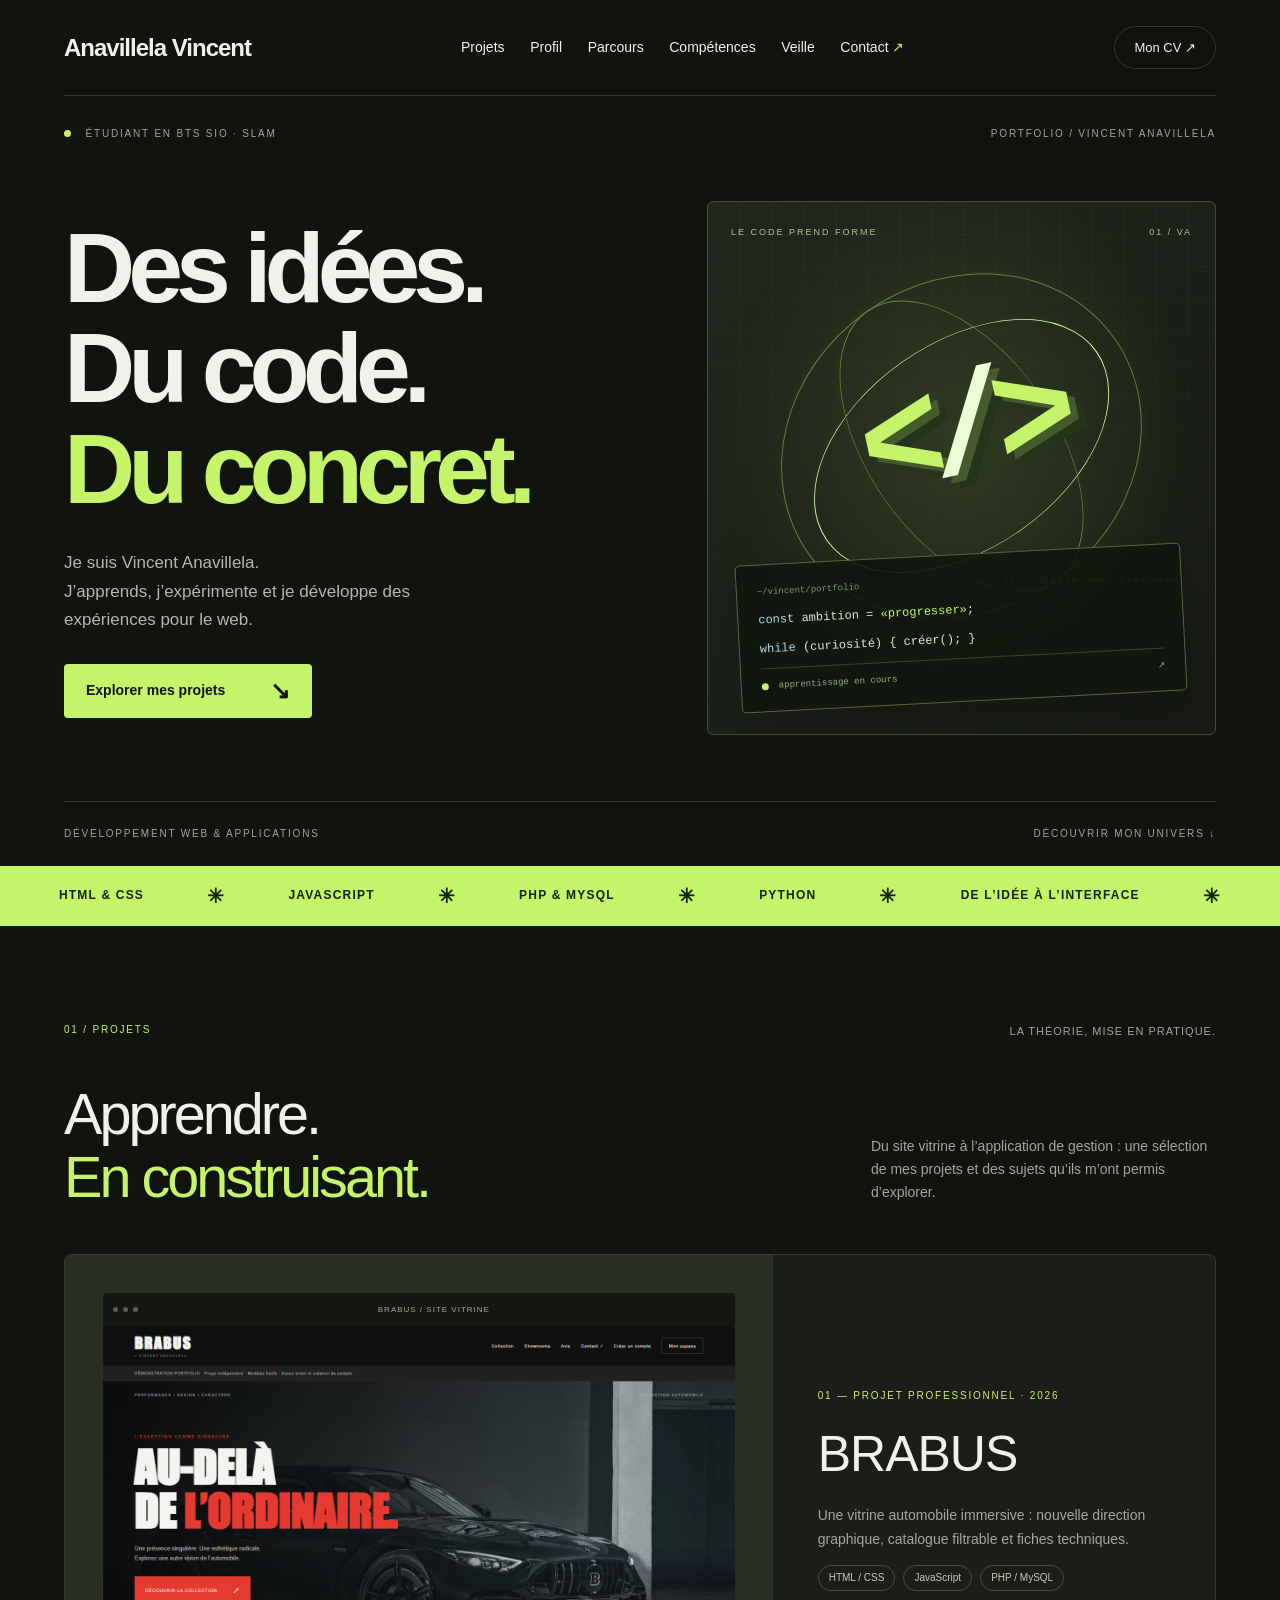
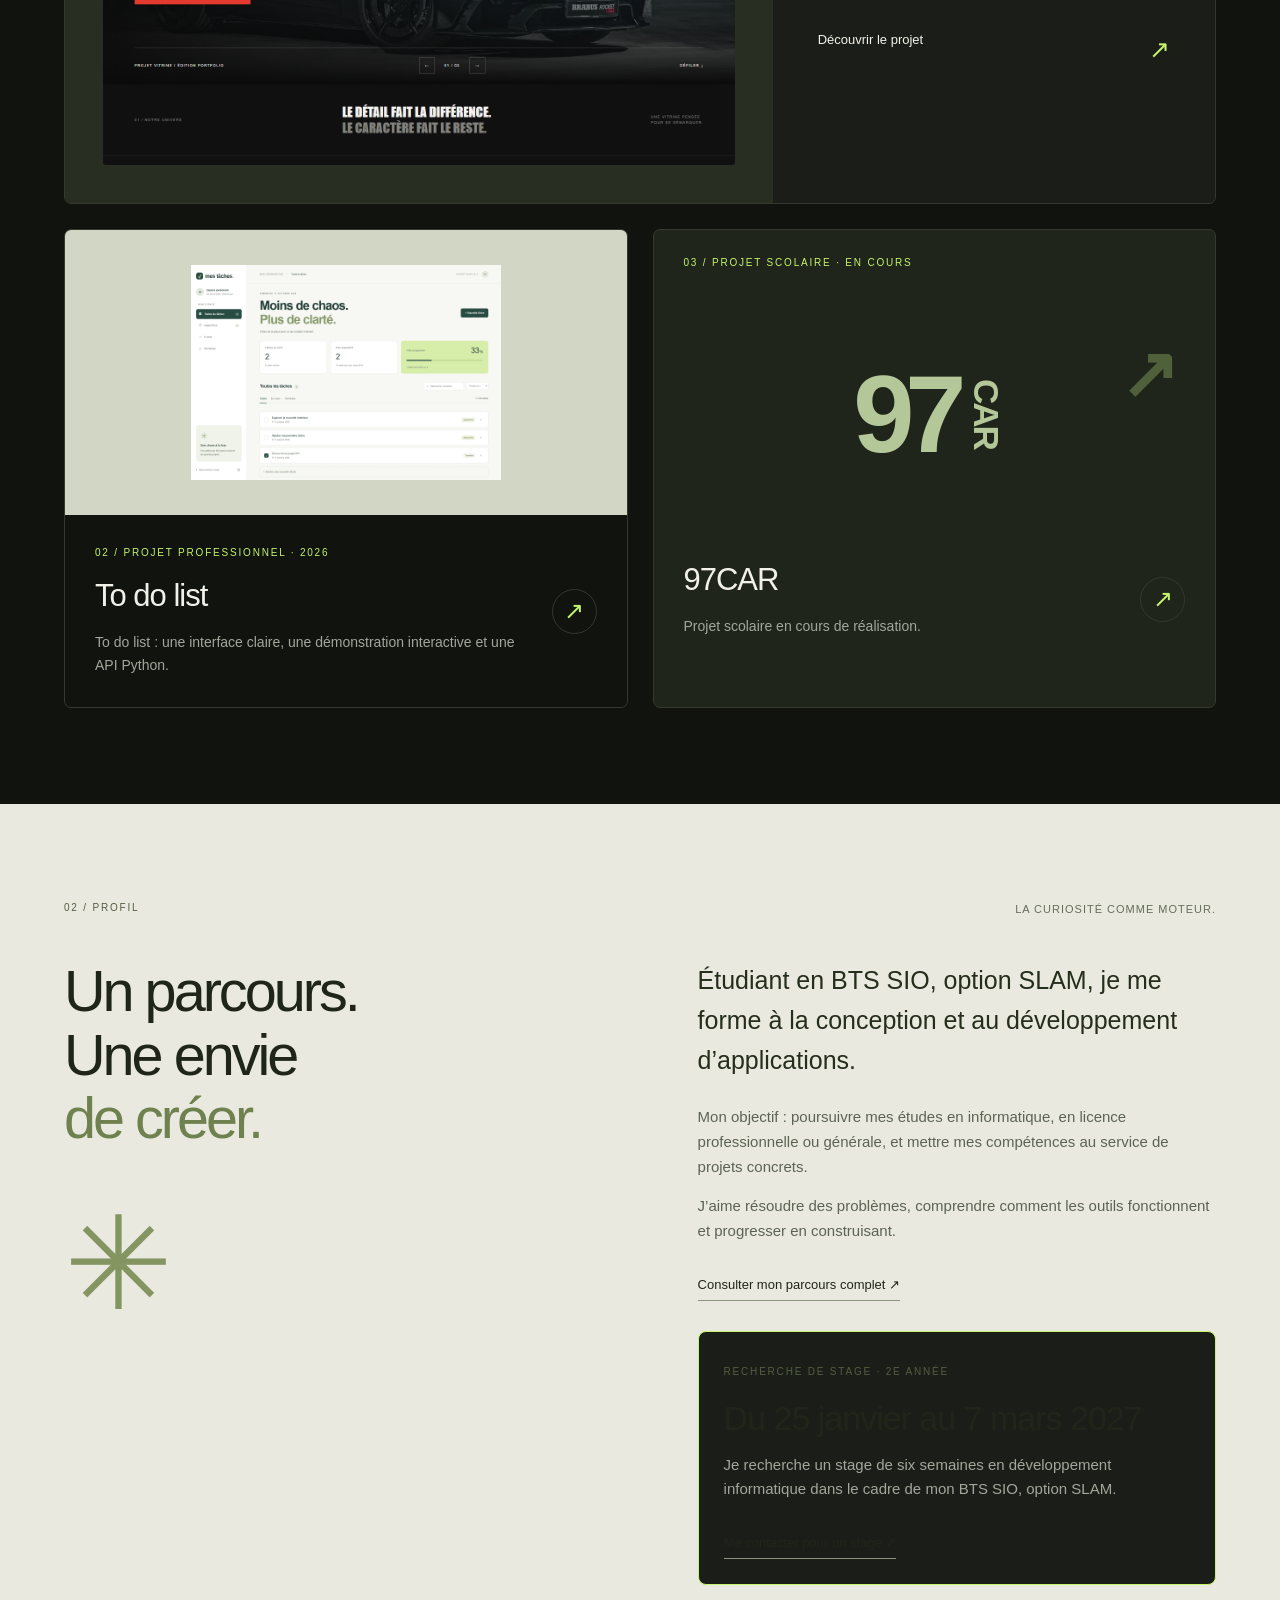
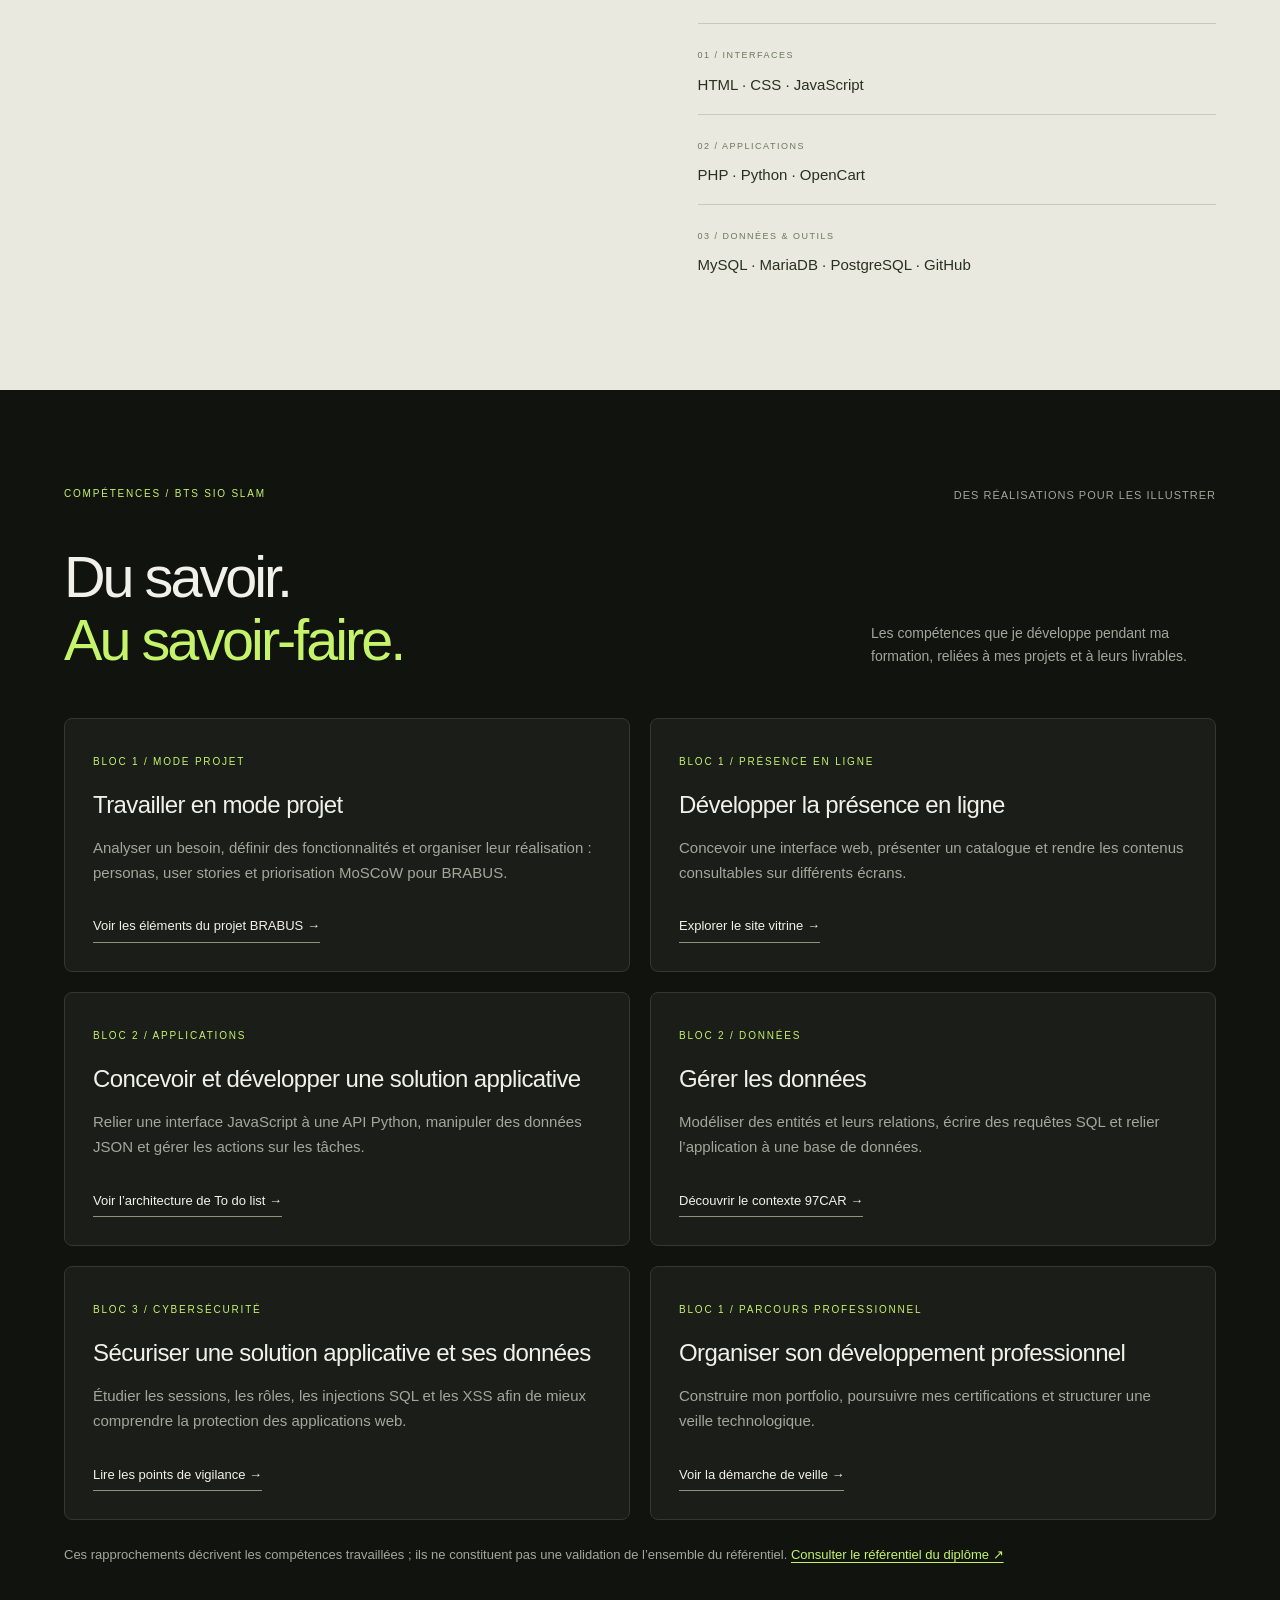
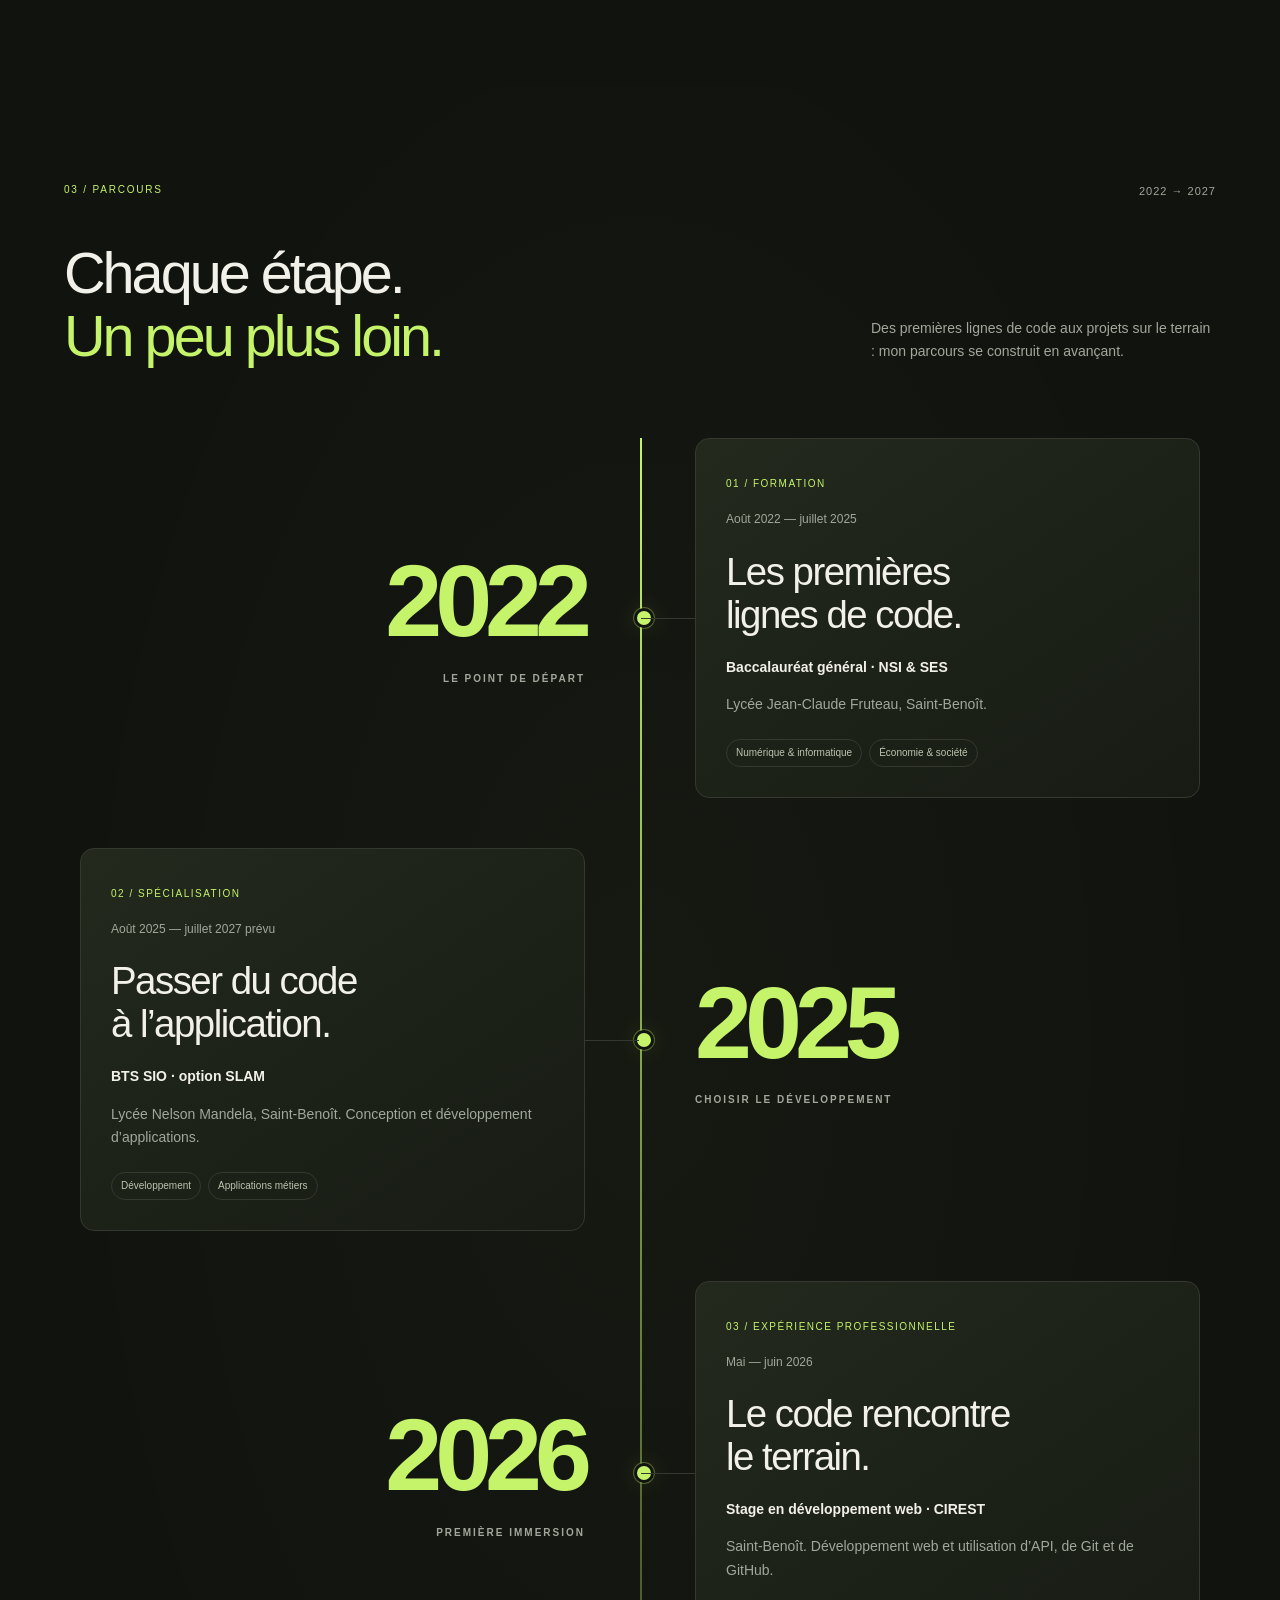
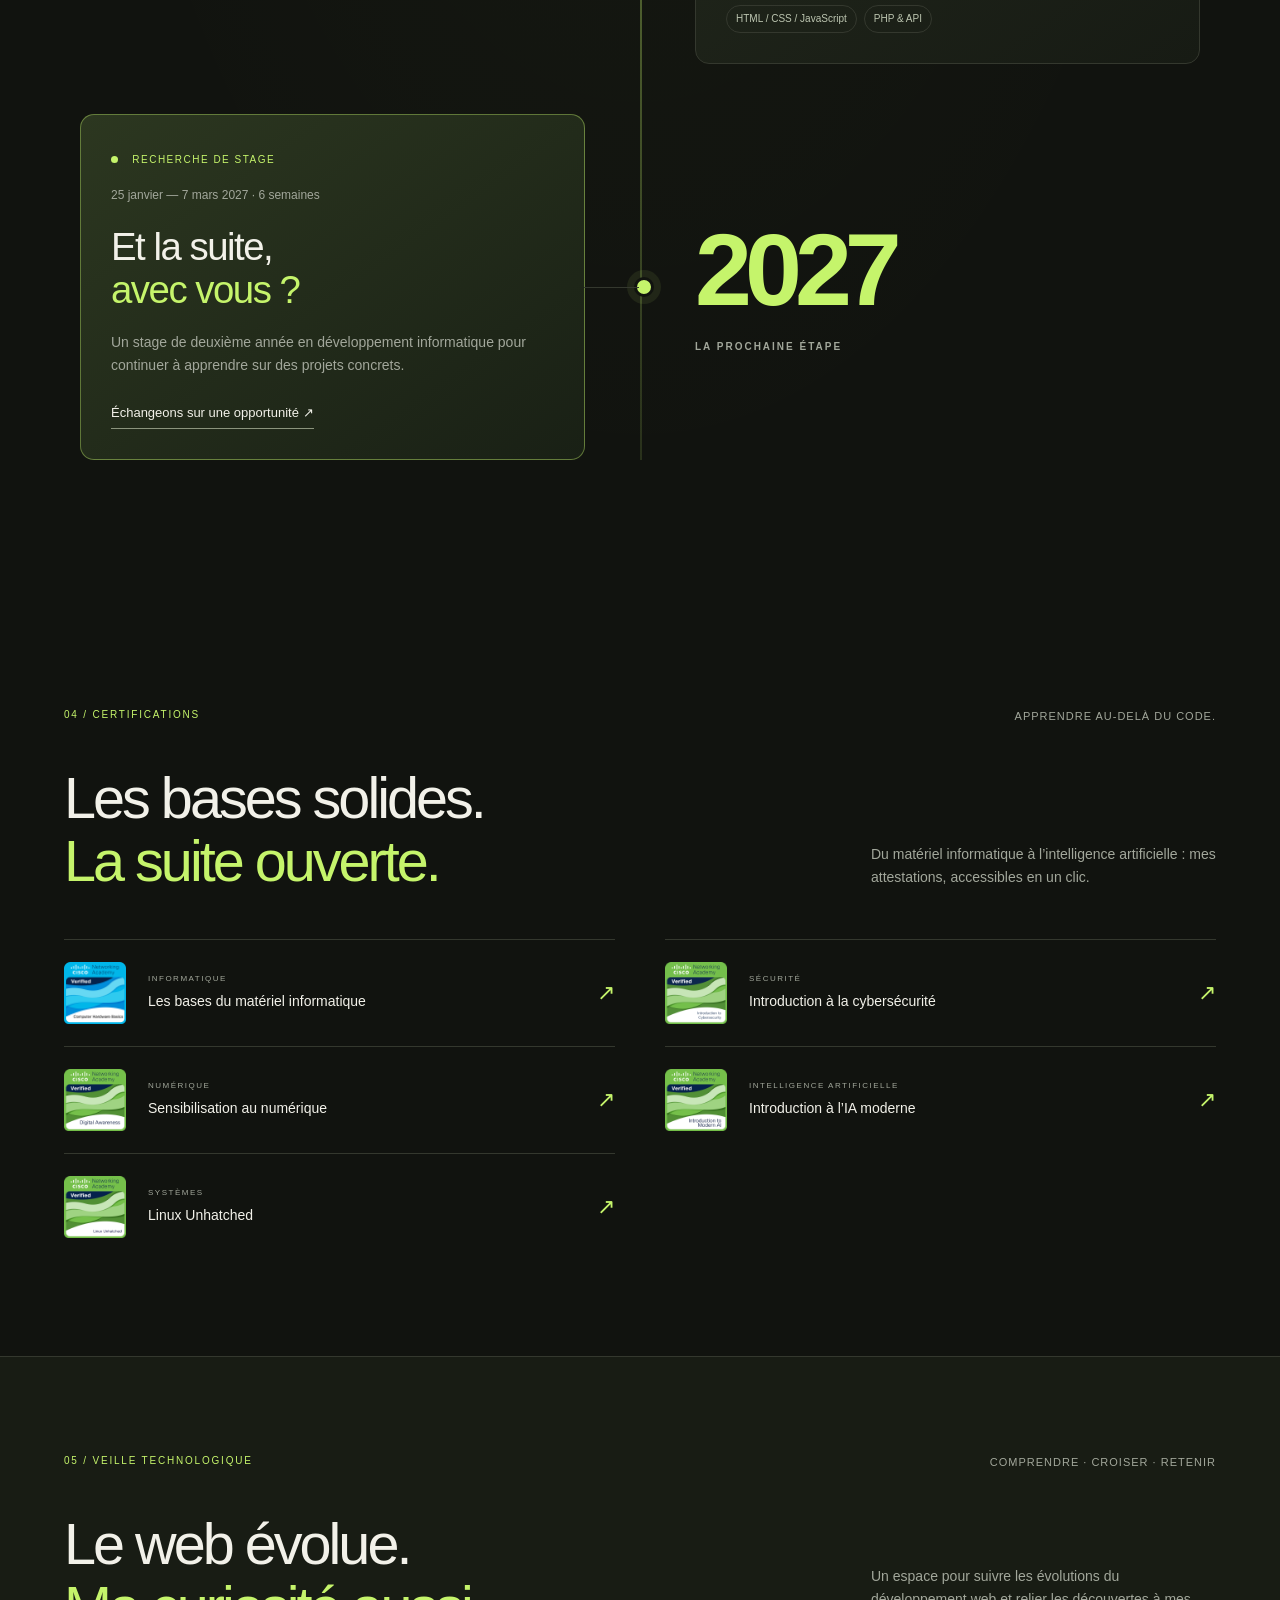
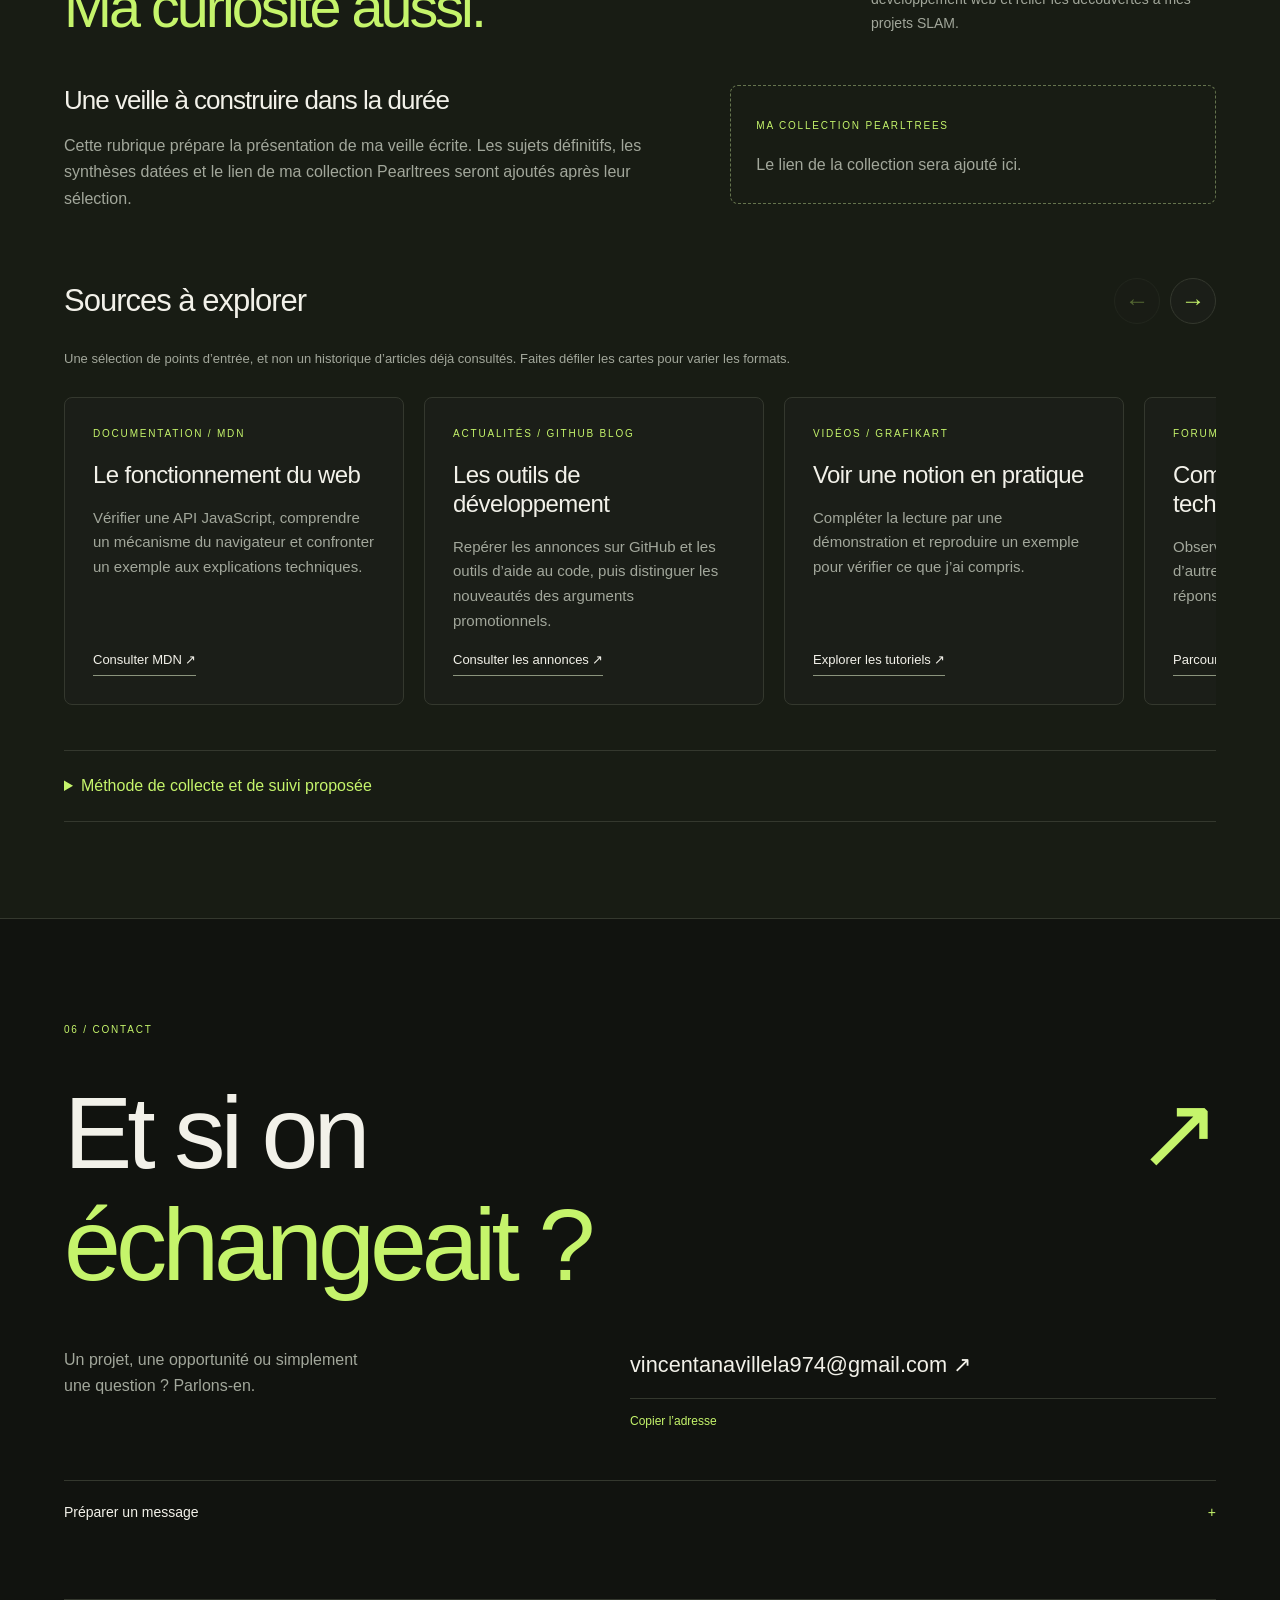
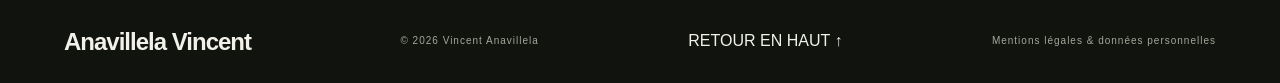
<file: index.html>
<!doctype html>
<html lang="fr"><head><meta charset="utf-8"><meta name="viewport" content="width=device-width,initial-scale=1"><meta name="description" content="Vincent Anavillela, étudiant en BTS SIO SLAM. Découvrez mes projets web, mon parcours et mes certifications."><meta name="theme-color" content="#11130f"><title>Vincent Anavillela — Développement web</title><link rel="icon" href="favicon.svg" type="image/svg+xml"><link rel="stylesheet" href="style.css?v=20261116"><script src="app.js" defer></script></head>
<body><a class="skip" href="#main">Aller au contenu</a><header><a class="brand" href="index.html" aria-label="Vincent Anavillela, accueil">Anavillela Vincent</a><nav id="navigation" aria-label="Navigation principale"><a href="#projects">Projets</a><a href="#about">Profil</a><a href="#parcours">Parcours</a><a href="#competences">Compétences</a><a href="#veille">Veille</a><a href="#contact">Contact <span>↗</span></a></nav><button class="menu" aria-controls="navigation" aria-expanded="false">Menu +</button><a class="cv" href="Vincent_ANAVILELA_CV.pdf" target="_blank" rel="noopener">Mon CV ↗</a></header>
<main id="main"><section class="hero"><div class="hero-meta"><span><i></i> ÉTUDIANT EN BTS SIO · SLAM</span><span>PORTFOLIO / VINCENT ANAVILLELA</span></div><div class="hero-grid"><div><h1>Des idées.<br>Du code.<br><em>Du concret.</em></h1><p class="intro">Je suis Vincent Anavillela.<br>J’apprends, j’expérimente et je développe des expériences pour le web.</p><a class="button" href="#projects">Explorer mes projets <span>↘</span></a></div><div class="visual" aria-hidden="true"><div class="visual-top"><span>LE CODE PREND FORME</span><span>01 / VA</span></div><div class="orbit orbit-one"></div><div class="orbit orbit-two"></div><div class="orbit orbit-three"></div><div class="code-symbol">&lt;<span>/</span>&gt;</div><span class="coordinate">22° · CONSTRUIRE · EXPLORER</span><div class="terminal"><span class="terminal-label">~/vincent/portfolio</span><p><b>const</b> ambition = <q>progresser</q>;</p><p><b>while</b> (curiosité) { créer(); }</p><span class="terminal-bottom"><i></i> apprentissage en cours<span>↗</span></span></div></div></div><div class="hero-foot"><span>DÉVELOPPEMENT WEB & APPLICATIONS</span><a href="#about">DÉCOUVRIR MON UNIVERS ↓</a></div></section>
<div class="ticker" aria-hidden="true"><span>HTML & CSS</span><b>✳</b><span>JAVASCRIPT</span><b>✳</b><span>PHP & MYSQL</span><b>✳</b><span>PYTHON</span><b>✳</b><span>DE L’IDÉE À L’INTERFACE</span><b>✳</b></div>
<section class="section" id="projects"><div class="section-top"><span class="eyebrow">01 / PROJETS</span><span class="subtle">LA THÉORIE, MISE EN PRATIQUE.</span></div><div class="section-title"><h2>Apprendre.<br><em>En construisant.</em></h2><p>Du site vitrine à l’application de gestion : une sélection de mes projets et des sujets qu’ils m’ont permis d’explorer.</p></div><a class="project featured" href="project-1.html"><div class="project-image"><div class="browser-bar"><i></i><i></i><i></i><span>BRABUS / SITE VITRINE</span></div><img src="assets/png/brabus-refonte.png" alt="Aperçu du site vitrine BRABUS" loading="lazy"></div><div class="project-info"><span class="eyebrow">01 — PROJET PROFESSIONNEL · 2026</span><h3>BRABUS</h3><p>Une vitrine automobile immersive : nouvelle direction graphique, catalogue filtrable et fiches techniques.</p><div class="tags"><span>HTML / CSS</span><span>JavaScript</span><span>PHP / MySQL</span></div><span class="project-link">Découvrir le projet <b>↗</b></span></div></a><div class="project-bottom"><a class="project todo" href="project-2.html"><div class="project-image"><img src="assets/png/mes-taches-refonte.png" alt="Nouvelle interface du projet To do list" loading="lazy"></div><div class="project-caption"><div><span class="eyebrow">02 / PROJET PROFESSIONNEL · 2026</span><h3>To do list</h3><p>To do list : une interface claire, une démonstration interactive et une API Python.</p></div><span class="round-arrow">↗</span></div></a><a class="project future" href="project-3.html"><span class="eyebrow">03 / PROJET SCOLAIRE · EN COURS</span><div class="future-art" aria-hidden="true">97<span>CAR</span><b>↗</b></div><div class="project-caption"><div><h3>97CAR</h3><p>Projet scolaire en cours de réalisation.</p></div><span class="round-arrow">↗</span></div></a></div></section>
<section id="about" class="section about"><div class="section-top"><span class="eyebrow">02 / PROFIL</span><span class="subtle">LA CURIOSITÉ COMME MOTEUR.</span></div><div class="about-grid"><h2>Un parcours.<br>Une envie<br><em>de créer.</em><span class="asterisk" aria-hidden="true">✳</span></h2><div><p class="large-copy">Étudiant en BTS SIO, option SLAM, je me forme à la conception et au développement d’applications.</p><p>Mon objectif : poursuivre mes études en informatique, en licence professionnelle ou générale, et mettre mes compétences au service de projets concrets.</p><p>J’aime résoudre des problèmes, comprendre comment les outils fonctionnent et progresser en construisant.</p><a class="text-link" href="Vincent_ANAVILELA_CV.pdf" target="_blank" rel="noopener">Consulter mon parcours complet ↗</a><div class="internship"><span class="eyebrow">RECHERCHE DE STAGE · 2E ANNÉE</span><h3>Du 25 janvier au 7 mars 2027</h3><p>Je recherche un stage de six semaines en développement informatique dans le cadre de mon BTS SIO, option SLAM.</p><a class="text-link" href="#contact">Me contacter pour un stage ↗</a></div><div class="skills"><div><span>01 / INTERFACES</span><p>HTML · CSS · JavaScript</p></div><div><span>02 / APPLICATIONS</span><p>PHP · Python · OpenCart</p></div><div><span>03 / DONNÉES & OUTILS</span><p>MySQL · MariaDB · PostgreSQL · GitHub</p></div></div></div></div></section>
<section class="section" id="competences"><div class="section-top"><span class="eyebrow">COMPÉTENCES / BTS SIO SLAM</span><span class="subtle">DES RÉALISATIONS POUR LES ILLUSTRER</span></div><div class="section-title"><h2>Du savoir.<br><em>Au savoir-faire.</em></h2><p>Les compétences que je développe pendant ma formation, reliées à mes projets et à leurs livrables.</p></div><div class="skill-grid">
<article class="info-card"><span class="eyebrow">BLOC 1 / MODE PROJET</span><h3>Travailler en mode projet</h3><p>Analyser un besoin, définir des fonctionnalités et organiser leur réalisation : personas, user stories et priorisation MoSCoW pour BRABUS.</p><a class="text-link" href="project-1.html#competences-projet">Voir les éléments du projet BRABUS →</a></article>
<article class="info-card"><span class="eyebrow">BLOC 1 / PRÉSENCE EN LIGNE</span><h3>Développer la présence en ligne</h3><p>Concevoir une interface web, présenter un catalogue et rendre les contenus consultables sur différents écrans.</p><a class="text-link" href="project-1.html">Explorer le site vitrine →</a></article>
<article class="info-card"><span class="eyebrow">BLOC 2 / APPLICATIONS</span><h3>Concevoir et développer une solution applicative</h3><p>Relier une interface JavaScript à une API Python, manipuler des données JSON et gérer les actions sur les tâches.</p><a class="text-link" href="project-2.html#competences-projet">Voir l’architecture de To do list →</a></article>
<article class="info-card"><span class="eyebrow">BLOC 2 / DONNÉES</span><h3>Gérer les données</h3><p>Modéliser des entités et leurs relations, écrire des requêtes SQL et relier l’application à une base de données.</p><a class="text-link" href="project-3.html">Découvrir le contexte 97CAR →</a></article>
<article class="info-card"><span class="eyebrow">BLOC 3 / CYBERSÉCURITÉ</span><h3>Sécuriser une solution applicative et ses données</h3><p>Étudier les sessions, les rôles, les injections SQL et les XSS afin de mieux comprendre la protection des applications web.</p><a class="text-link" href="project-1.html#securite">Lire les points de vigilance →</a></article>
<article class="info-card"><span class="eyebrow">BLOC 1 / PARCOURS PROFESSIONNEL</span><h3>Organiser son développement professionnel</h3><p>Construire mon portfolio, poursuivre mes certifications et structurer une veille technologique.</p><a class="text-link" href="#veille">Voir la démarche de veille →</a></article></div><p class="section-note">Ces rapprochements décrivent les compétences travaillées ; ils ne constituent pas une validation de l’ensemble du référentiel. <a href="https://www.legifrance.gouv.fr/jorf/article_jo/JORFARTI000049926491" target="_blank" rel="noopener">Consulter le référentiel du diplôme ↗</a></p></section><section id="parcours" class="section journey"><div class="section-top"><span class="eyebrow">03 / PARCOURS</span><span class="subtle">2022 → 2027</span></div><div class="section-title"><h2>Chaque étape.<br><em>Un peu plus loin.</em></h2><p>Des premières lignes de code aux projets sur le terrain : mon parcours se construit en avançant.</p></div><ol class="journey-track"><li><div class="journey-year" aria-hidden="true">2022<span>LE POINT DE DÉPART</span></div><article class="journey-card"><span class="journey-type">01 / FORMATION</span><p class="journey-period">Août 2022 — juillet 2025</p><h3>Les premières<br>lignes de code.</h3><p class="journey-diploma">Baccalauréat général · NSI & SES</p><p>Lycée Jean-Claude Fruteau, Saint-Benoît.</p><div class="journey-tags"><span>Numérique & informatique</span><span>Économie & société</span></div></article></li><li><div class="journey-year" aria-hidden="true">2025<span>CHOISIR LE DÉVELOPPEMENT</span></div><article class="journey-card"><span class="journey-type">02 / SPÉCIALISATION</span><p class="journey-period">Août 2025 — juillet 2027 prévu</p><h3>Passer du code<br>à l’application.</h3><p class="journey-diploma">BTS SIO · option SLAM</p><p>Lycée Nelson Mandela, Saint-Benoît. Conception et développement d’applications.</p><div class="journey-tags"><span>Développement</span><span>Applications métiers</span></div></article></li><li><div class="journey-year" aria-hidden="true">2026<span>PREMIÈRE IMMERSION</span></div><article class="journey-card"><span class="journey-type">03 / EXPÉRIENCE PROFESSIONNELLE</span><p class="journey-period">Mai — juin 2026</p><h3>Le code rencontre<br>le terrain.</h3><p class="journey-diploma">Stage en développement web · CIREST</p><p>Saint-Benoît. Développement web et utilisation d’API, de Git et de GitHub.</p><div class="journey-tags"><span>HTML / CSS / JavaScript</span><span>PHP & API</span></div></article></li><li class="journey-next"><div class="journey-year" aria-hidden="true">2027<span>LA PROCHAINE ÉTAPE</span></div><article class="journey-card"><span class="journey-type"><i></i> RECHERCHE DE STAGE</span><p class="journey-period">25 janvier — 7 mars 2027 · 6 semaines</p><h3>Et la suite,<br><em>avec vous ?</em></h3><p>Un stage de deuxième année en développement informatique pour continuer à apprendre sur des projets concrets.</p><a class="text-link" href="#contact">Échangeons sur une opportunité ↗</a></article></li></ol></section><section id="certif" class="section"><div class="section-top"><span class="eyebrow">04 / CERTIFICATIONS</span><span class="subtle">APPRENDRE AU-DELÀ DU CODE.</span></div><div class="section-title"><h2>Les bases solides.<br><em>La suite ouverte.</em></h2><p>Du matériel informatique à l’intelligence artificielle : mes attestations, accessibles en un clic.</p></div><div class="certificates"><a href="base-info-badge.pdf" target="_blank" rel="noopener"><img src="assets/png/base-materiel-informatique.png" alt="" loading="lazy"><span><small>INFORMATIQUE</small>Les bases du matériel informatique</span><b>↗</b></a><a href="intro-cyber-badge.pdf" target="_blank" rel="noopener"><img src="assets/png/intro-cybersecurite.png" alt="" loading="lazy"><span><small>SÉCURITÉ</small>Introduction à la cybersécurité</span><b>↗</b></a><a href="sensibilisation-numerique-badge.pdf" target="_blank" rel="noopener"><img src="assets/png/sensibilisation-numerique.png" alt="" loading="lazy"><span><small>NUMÉRIQUE</small>Sensibilisation au numérique</span><b>↗</b></a><a href="intro-ia-moderne-badge.pdf" target="_blank" rel="noopener"><img src="assets/png/intro-ia-moderne.png" alt="" loading="lazy"><span><small>INTELLIGENCE ARTIFICIELLE</small>Introduction à l’IA moderne</span><b>↗</b></a><a href="linux-badge.pdf" target="_blank" rel="noopener"><img src="assets/png/linux-unhatched.png" alt="" loading="lazy"><span><small>SYSTÈMES</small>Linux Unhatched</span><b>↗</b></a></div></section>
<section class="section watch-section" id="veille"><div class="section-top"><span class="eyebrow">05 / VEILLE TECHNOLOGIQUE</span><span class="subtle">COMPRENDRE · CROISER · RETENIR</span></div><div class="section-title"><h2>Le web évolue.<br><em>Ma curiosité aussi.</em></h2><p>Un espace pour suivre les évolutions du développement web et relier les découvertes à mes projets SLAM.</p></div><div class="watch-intro"><div><h3>Une veille à construire dans la durée</h3><p>Cette rubrique prépare la présentation de ma veille écrite. Les sujets définitifs, les synthèses datées et le lien de ma collection Pearltrees seront ajoutés après leur sélection.</p></div><div class="pearltrees-slot" id="pearltrees-slot"><span class="eyebrow">MA COLLECTION PEARLTREES</span><p>Le lien de la collection sera ajouté ici.</p></div></div><div class="watch-toolbar"><h3>Sources à explorer</h3><div class="watch-controls" hidden><button type="button" data-watch-direction="-1" aria-label="Afficher les sources précédentes">←</button><button type="button" data-watch-direction="1" aria-label="Afficher les sources suivantes">→</button></div></div><p class="section-note">Une sélection de points d’entrée, et non un historique d’articles déjà consultés. Faites défiler les cartes pour varier les formats.</p><div class="watch-rail" tabindex="0" aria-label="Sources proposées pour la veille">
<article class="source-card"><span class="eyebrow">DOCUMENTATION / MDN</span><h3>Le fonctionnement du web</h3><p>Vérifier une API JavaScript, comprendre un mécanisme du navigateur et confronter un exemple aux explications techniques.</p><a class="text-link" href="https://developer.mozilla.org/fr/" target="_blank" rel="noopener">Consulter MDN ↗</a></article>
<article class="source-card"><span class="eyebrow">ACTUALITÉS / GITHUB BLOG</span><h3>Les outils de développement</h3><p>Repérer les annonces sur GitHub et les outils d’aide au code, puis distinguer les nouveautés des arguments promotionnels.</p><a class="text-link" href="https://github.blog/" target="_blank" rel="noopener">Consulter les annonces ↗</a></article>
<article class="source-card"><span class="eyebrow">VIDÉOS / GRAFIKART</span><h3>Voir une notion en pratique</h3><p>Compléter la lecture par une démonstration et reproduire un exemple pour vérifier ce que j’ai compris.</p><a class="text-link" href="https://grafikart.fr/tutoriels" target="_blank" rel="noopener">Explorer les tutoriels ↗</a></article>
<article class="source-card"><span class="eyebrow">FORUM / STACK OVERFLOW</span><h3>Comparer les retours techniques</h3><p>Observer les difficultés rencontrées par d’autres développeurs et vérifier les réponses avec la documentation officielle.</p><a class="text-link" href="https://stackoverflow.com/questions/tagged/javascript" target="_blank" rel="noopener">Parcourir les échanges ↗</a></article></div><details class="watch-method"><summary>Méthode de collecte et de suivi proposée</summary><ol><li><strong>Délimiter :</strong> choisir un sujet précis et une question à suivre.</li><li><strong>Collecter :</strong> consulter des sources de formats différents ; envisager un lecteur RSS, une newsletter ou une alerte.</li><li><strong>Vérifier :</strong> comparer les dates, les versions et les sources, en privilégiant la documentation de l’éditeur.</li><li><strong>Classer :</strong> enregistrer les ressources retenues dans Pearltrees par thème.</li><li><strong>Synthétiser :</strong> noter le titre, la date de publication, la date de consultation, la source, un résumé et l’intérêt pour un projet.</li><li><strong>Maintenir :</strong> prévoir un point régulier, retirer les liens obsolètes et actualiser les synthèses.</li></ol><p>Cette méthode reste à personnaliser avec les outils réellement utilisés.</p></details></section>
<section class="section contact" id="contact"><span class="eyebrow">06 / CONTACT</span><h2>Et si on<br><em>échangeait ?</em><span aria-hidden="true">↗</span></h2><div class="contact-grid"><p>Un projet, une opportunité ou simplement une question ? Parlons-en.</p><div><a class="email" href="mailto:vincentanavillela974@gmail.com">vincentanavillela974@gmail.com ↗</a><button class="copy" type="button">Copier l’adresse</button><span id="copy-status" role="status"></span></div></div><details class="message"><summary>Préparer un message <span>+</span></summary><form id="contact-form"><p>Les trois champs sont nécessaires pour préparer le brouillon. Vous pouvez aussi utiliser directement l’adresse e-mail ci-dessus.</p><label>Votre nom<input name="name" autocomplete="name" required maxlength="100"></label><label>Votre adresse e-mail<input type="email" name="email" autocomplete="email" required maxlength="200"></label><label>Votre message<textarea name="message" required rows="4" maxlength="5000"></textarea></label><p id="contact-privacy">Les informations restent dans cette page jusqu’à l’ouverture de votre messagerie. Aucun envoi automatique ni enregistrement du formulaire sur un serveur. Si vous envoyez l’e-mail, Vincent Anavillela utilise vos coordonnées et votre message pour répondre à votre demande. <a href="mentions-legales.html#donnees">Données personnelles et droits</a>.</p><button class="button" type="submit">Ouvrir mon application e-mail ↗</button><p>Le message s’ouvre dans votre application e-mail. Vous pourrez le relire avant de l’envoyer.</p></form></details></section></main><footer><a class="brand" href="#main">Anavillela Vincent</a><span>© <span id="year">2026</span> Vincent Anavillela</span><a href="#main">RETOUR EN HAUT ↑</a><a class="legal-link" href="mentions-legales.html">Mentions légales &amp; données personnelles</a></footer></body></html>
</file>
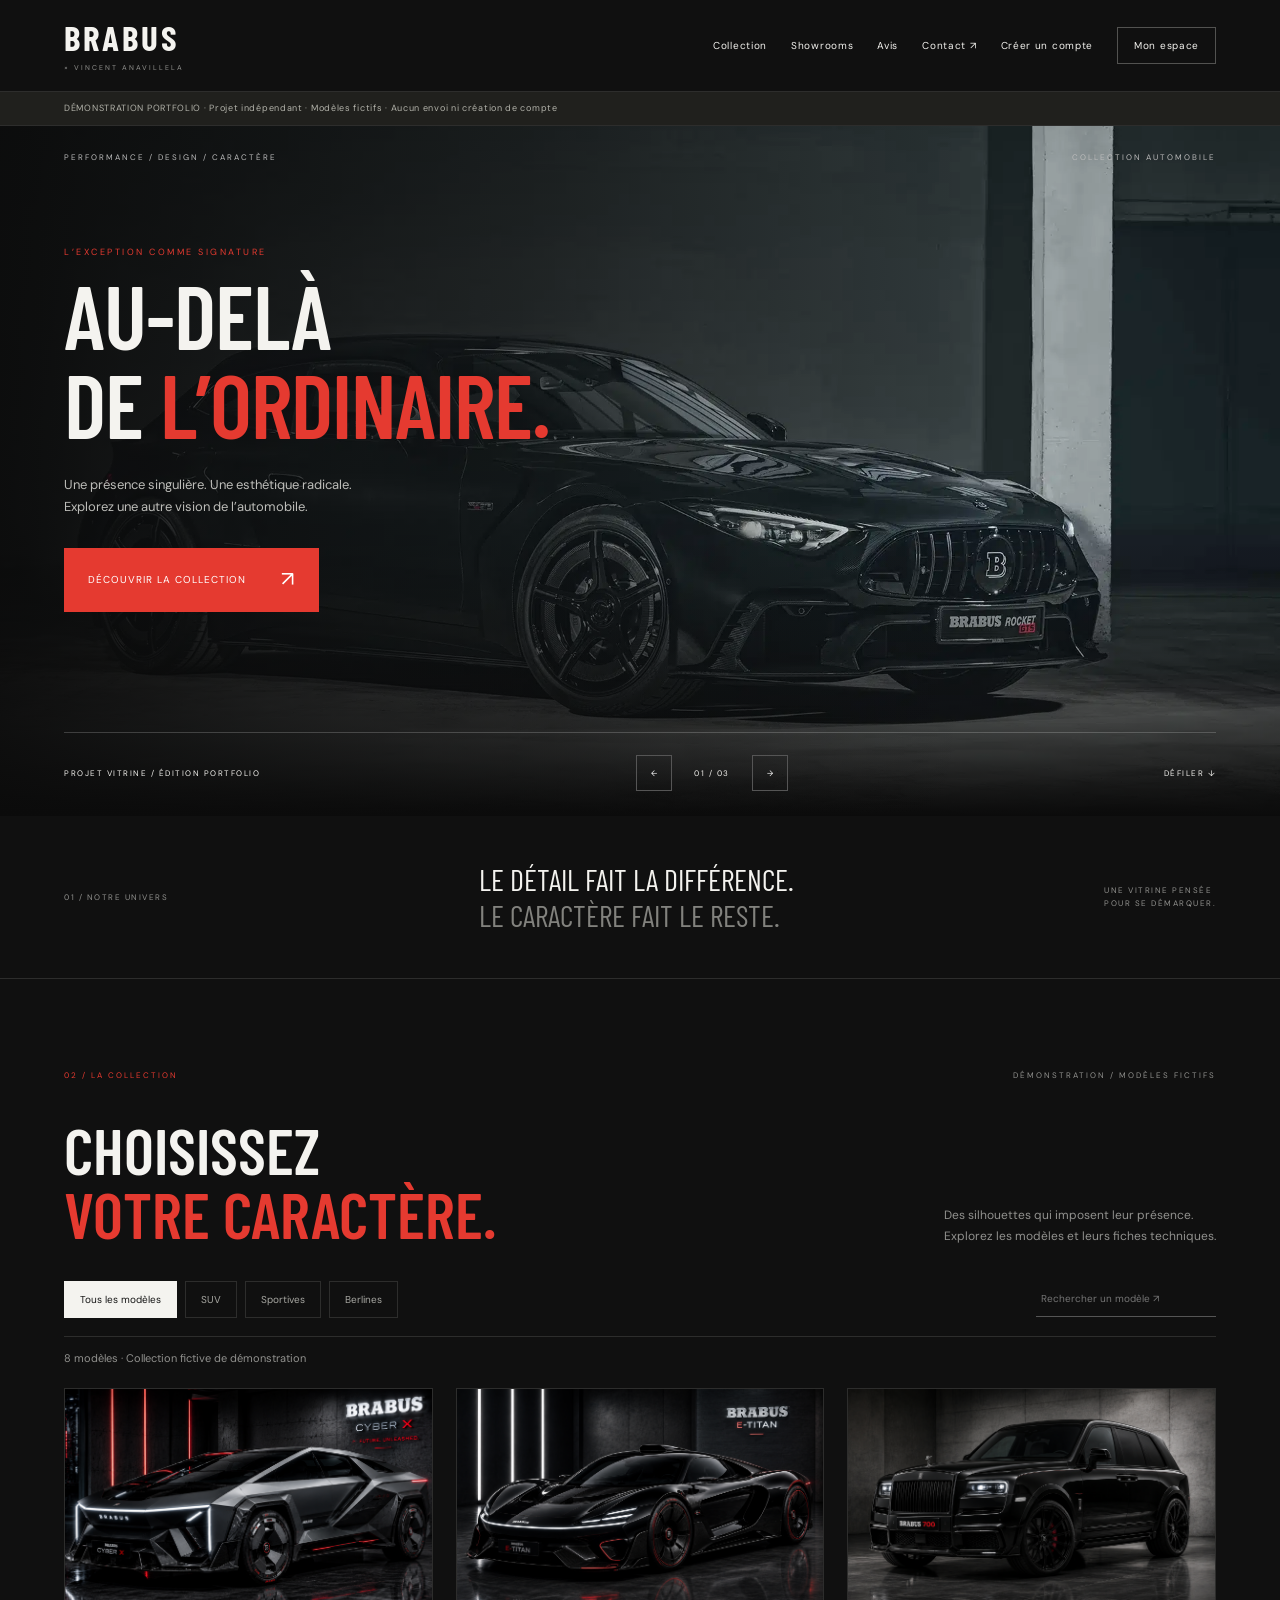
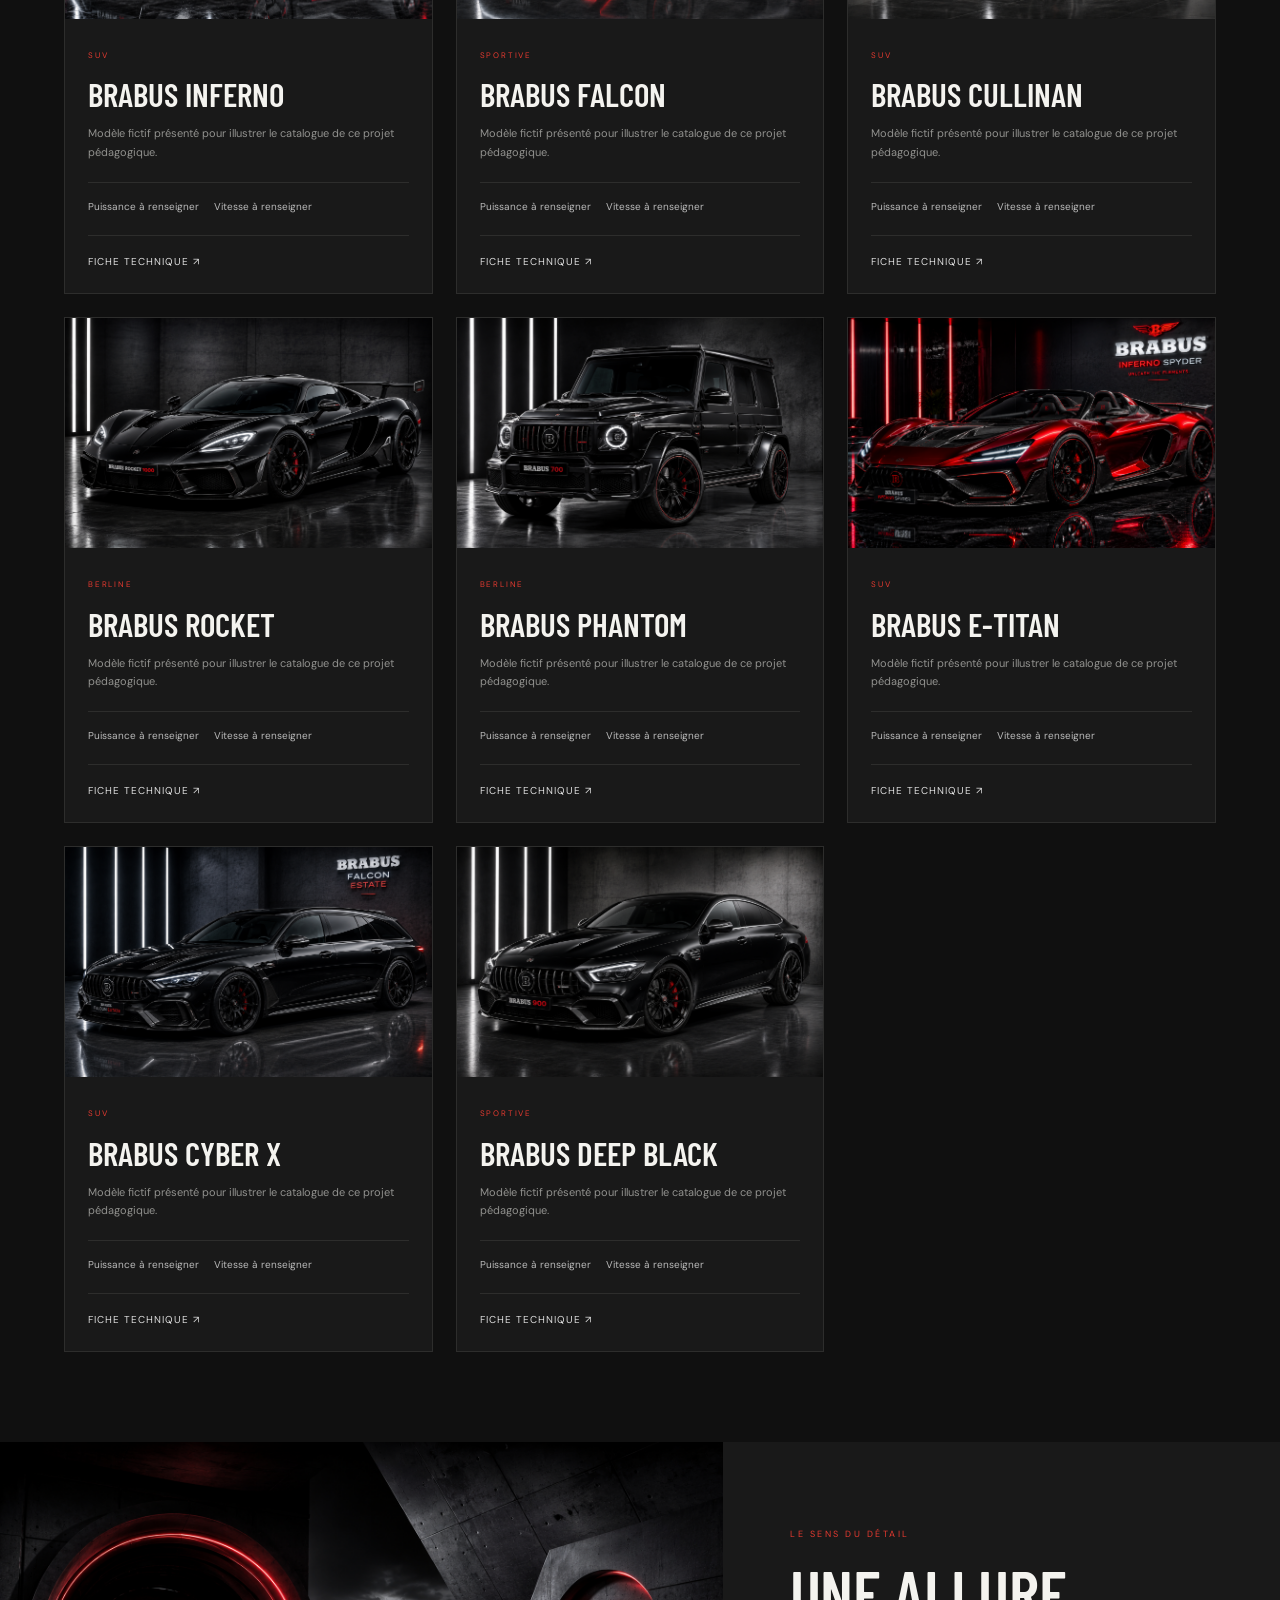
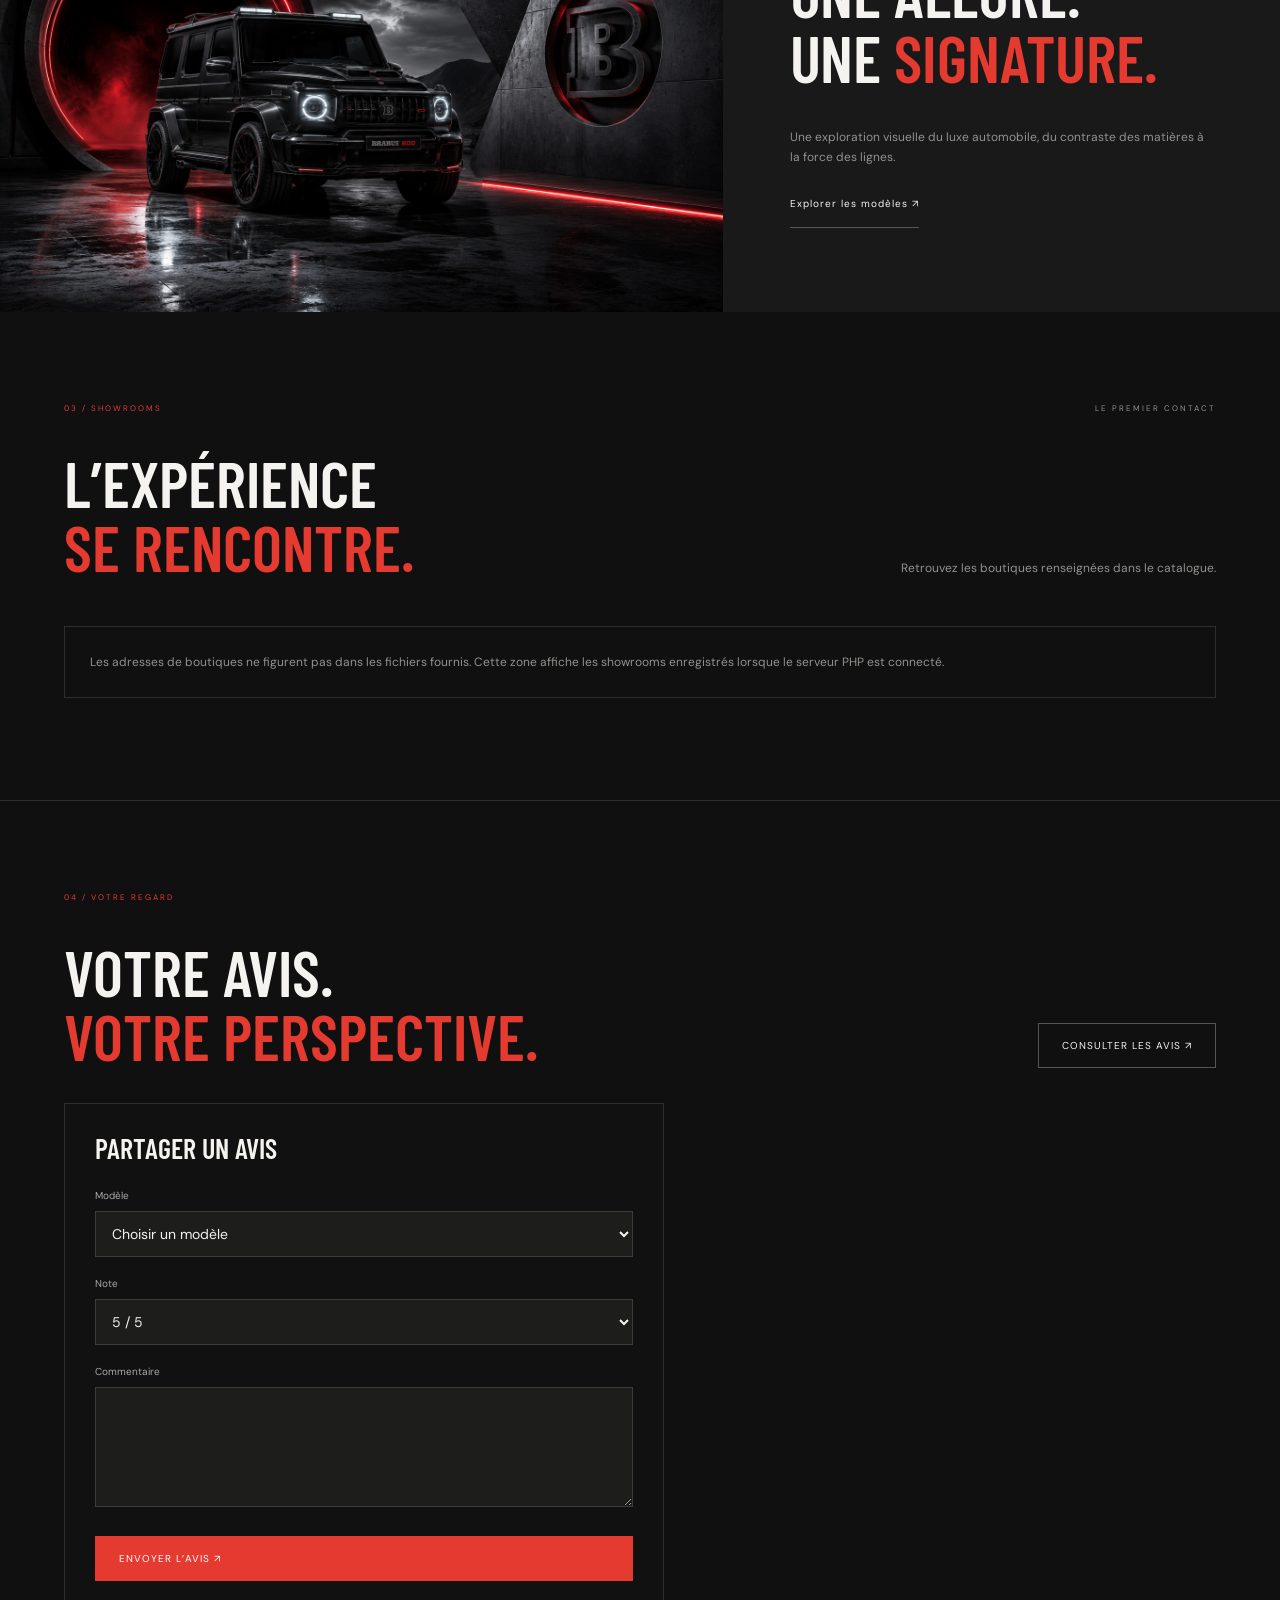
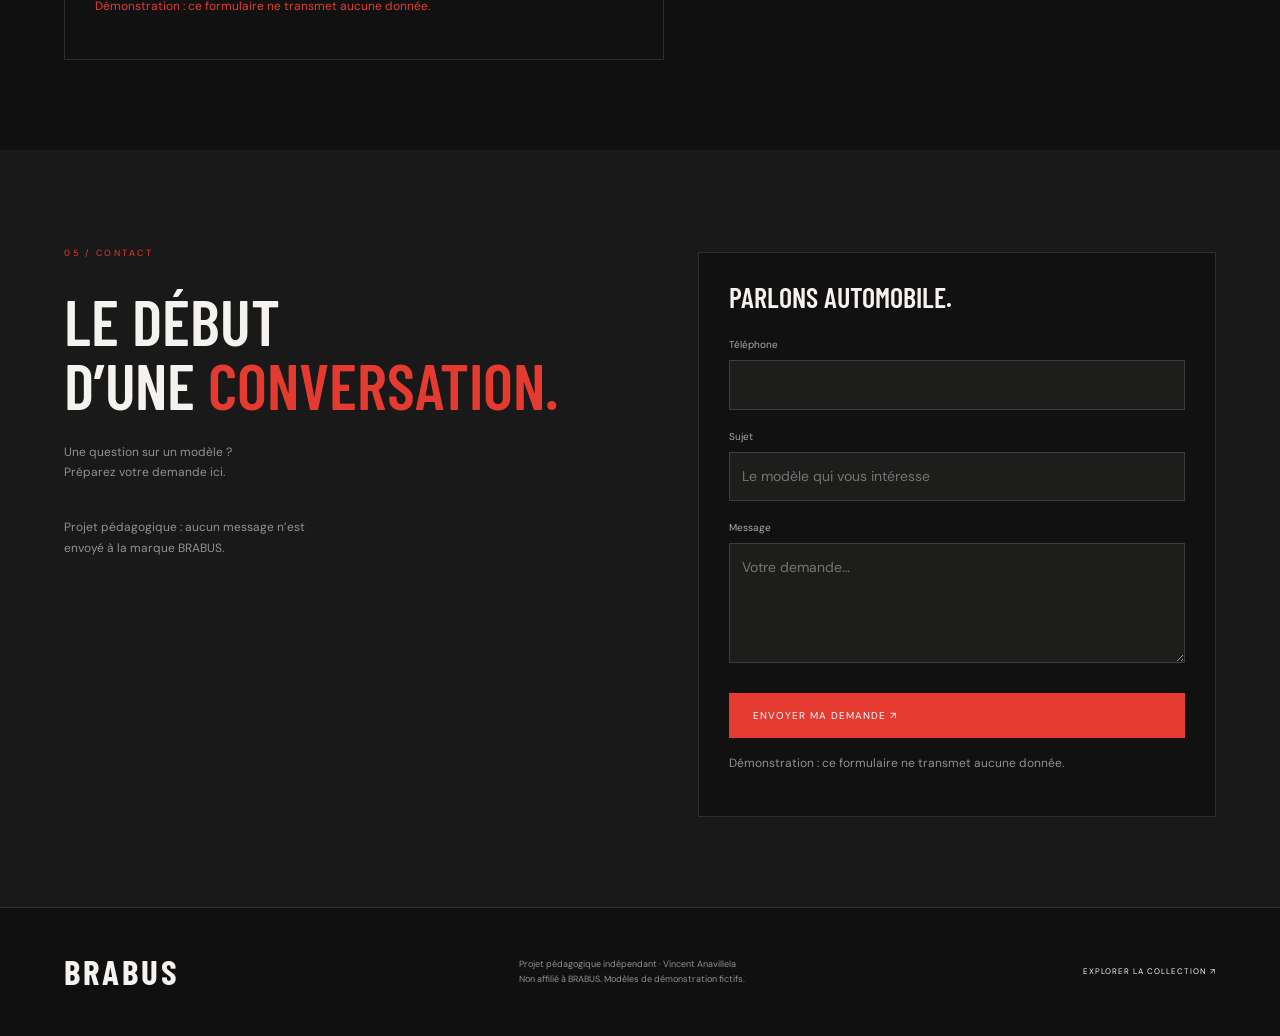
<file: brabus/index.html>
<!doctype html><html lang="fr"><head><meta charset="utf-8"><meta name="viewport" content="width=device-width,initial-scale=1"><meta name="description" content="Un projet de vitrine automobile par Vincent Anavillela. Catalogue, fiches techniques et expérience immersive."><title>BRABUS — L’exception comme signature</title><link rel="stylesheet" href="css/style.css"><script src="js/config.js"></script></head><body><a class="skip" href="#main">Aller au contenu</a><header class="navbar"><a href="index.html" class="logo">BRABUS<span>× VINCENT ANAVILLELA</span></a><button class="menu-toggle" aria-expanded="false" aria-controls="navigation">Menu +</button><nav id="navigation" aria-label="Navigation principale"><a href="index.html#vehicules">Collection</a><a href="index.html#boutiques">Showrooms</a><a href="avis.html">Avis</a><a href="index.html#contact">Contact ↗</a><a id="inscription" href="inscription.html">Créer un compte</a><a id="connexion" class="account-link" href="connexion.html">Mon espace</a><a id="lienAdmin" href="admin/dashboard.html" style="display:none">Administration</a><a id="logout" href="#" style="display:none">Déconnexion</a></nav></header><main id="main"><section class="hero"><div class="hero-image" id="hero-image"></div><div class="hero-shade"></div><div class="hero-top"><span>PERFORMANCE / DESIGN / CARACTÈRE</span><span>COLLECTION AUTOMOBILE</span></div><div class="hero-text"><p class="subtitle">L’EXCEPTION COMME SIGNATURE</p><h1>Au-delà<br>de <em>l’ordinaire.</em></h1><p class="hero-copy">Une présence singulière. Une esthétique radicale.<br>Explorez une autre vision de l’automobile.</p><a href="#vehicules" class="btn">Découvrir la collection <span>↗</span></a></div><div class="hero-bottom"><span>PROJET VITRINE / ÉDITION PORTFOLIO</span><div class="slider-controls"><button class="slider-btn prev" aria-label="Image précédente">←</button><span id="slide-number">01 / 03</span><button class="slider-btn next" aria-label="Image suivante">→</button></div><a href="#vehicules">DÉFILER ↓</a></div></section><div class="manifesto"><span>01 / NOTRE UNIVERS</span><p>Le détail fait la différence.<br><em>Le caractère fait le reste.</em></p><span>UNE VITRINE PENSÉE<br>POUR SE DÉMARQUER.</span></div><section id="vehicules" class="section"><div class="section-top"><span>02 / LA COLLECTION</span><span id="catalog-mode">CATALOGUE</span></div><div class="section-title"><h2>Choisissez<br><em>votre caractère.</em></h2><p>Des silhouettes qui imposent leur présence.<br>Explorez les modèles et leurs fiches techniques.</p></div><div class="catalog-tools"><div class="filters" aria-label="Filtrer la collection"><button class="active" data-type="all">Tous les modèles</button><button data-type="SUV">SUV</button><button data-type="Sportive">Sportives</button><button data-type="Berline">Berlines</button></div><label class="catalog-search"><span class="sr-only">Rechercher un modèle</span><input id="car-search" type="search" placeholder="Rechercher un modèle ↗"></label></div><p id="catalog-status" role="status"></p><div class="vehicule-grid" id="vehiculeGrid"></div></section><section class="editorial"><img src="images/home/hero2.png" alt="Véhicule dans un showroom sombre aux accents rouges" loading="lazy"><div><span class="eyebrow">LE SENS DU DÉTAIL</span><h2>Une allure.<br>Une <em>signature.</em></h2><p>Une exploration visuelle du luxe automobile, du contraste des matières à la force des lignes.</p><a href="#vehicules" class="text-link">Explorer les modèles ↗</a></div></section><section id="boutiques" class="section"><div class="section-top"><span>03 / SHOWROOMS</span><span>LE PREMIER CONTACT</span></div><div class="section-title"><h2>L’expérience<br><em>se rencontre.</em></h2><p>Retrouvez les boutiques renseignées dans le catalogue.</p></div><div id="listeBoutiques" class="boutiques-grid"></div></section><section id="avis" class="section compact"><div class="section-top"><span>04 / VOTRE REGARD</span></div><div class="section-title"><h2>Votre avis.<br><em>Votre perspective.</em></h2><a href="avis.html" class="btn outline">Consulter les avis ↗</a></div><p id="messageAvisConnexion" class="message-connexion"></p><form id="formAvis" class="form-card"><h3>Partager un avis</h3><label for="selectModele">Modèle</label><select id="selectModele" name="id_vehicule" required><option value="">Choisir un modèle</option></select><label for="rating">Note</label><select id="rating" name="note" required><option value="5">5 / 5</option><option value="4">4 / 5</option><option value="3">3 / 5</option><option value="2">2 / 5</option><option value="1">1 / 5</option></select><label for="review">Commentaire</label><textarea id="review" name="commentaire" maxlength="3000" required></textarea><button type="submit">Envoyer l’avis ↗</button></form></section><section id="contact" class="section contact-section"><div><span class="eyebrow">05 / CONTACT</span><h2>Le début<br>d’une <em>conversation.</em></h2><p>Une question sur un modèle ?<br>Préparez votre demande ici.</p><p class="small-note">Projet pédagogique : aucun message n’est envoyé à la marque BRABUS.</p></div><div><p id="messageContactConnexion" class="message-connexion"></p><form id="formContact" class="form-card"><h3>Parlons automobile.</h3><label for="telephone">Téléphone</label><input id="telephone" type="tel" name="telephone" autocomplete="tel" required><label for="subject">Sujet</label><input id="subject" name="sujet" maxlength="200" required placeholder="Le modèle qui vous intéresse"><label for="message">Message</label><textarea id="message" name="message" maxlength="5000" required placeholder="Votre demande…"></textarea><button type="submit">Envoyer ma demande ↗</button></form></div></section></main><footer><a class="logo" href="index.html">BRABUS</a><p>Projet pédagogique indépendant · Vincent Anavillela<br>Non affilié à BRABUS. Modèles de démonstration fictifs.</p><a href="index.html#vehicules">EXPLORER LA COLLECTION ↗</a></footer><script src="js/script.js"></script><script src="js/auth.js"></script><script src="js/avis_contact.js"></script><script src="js/ui.js"></script></body></html>
</file>
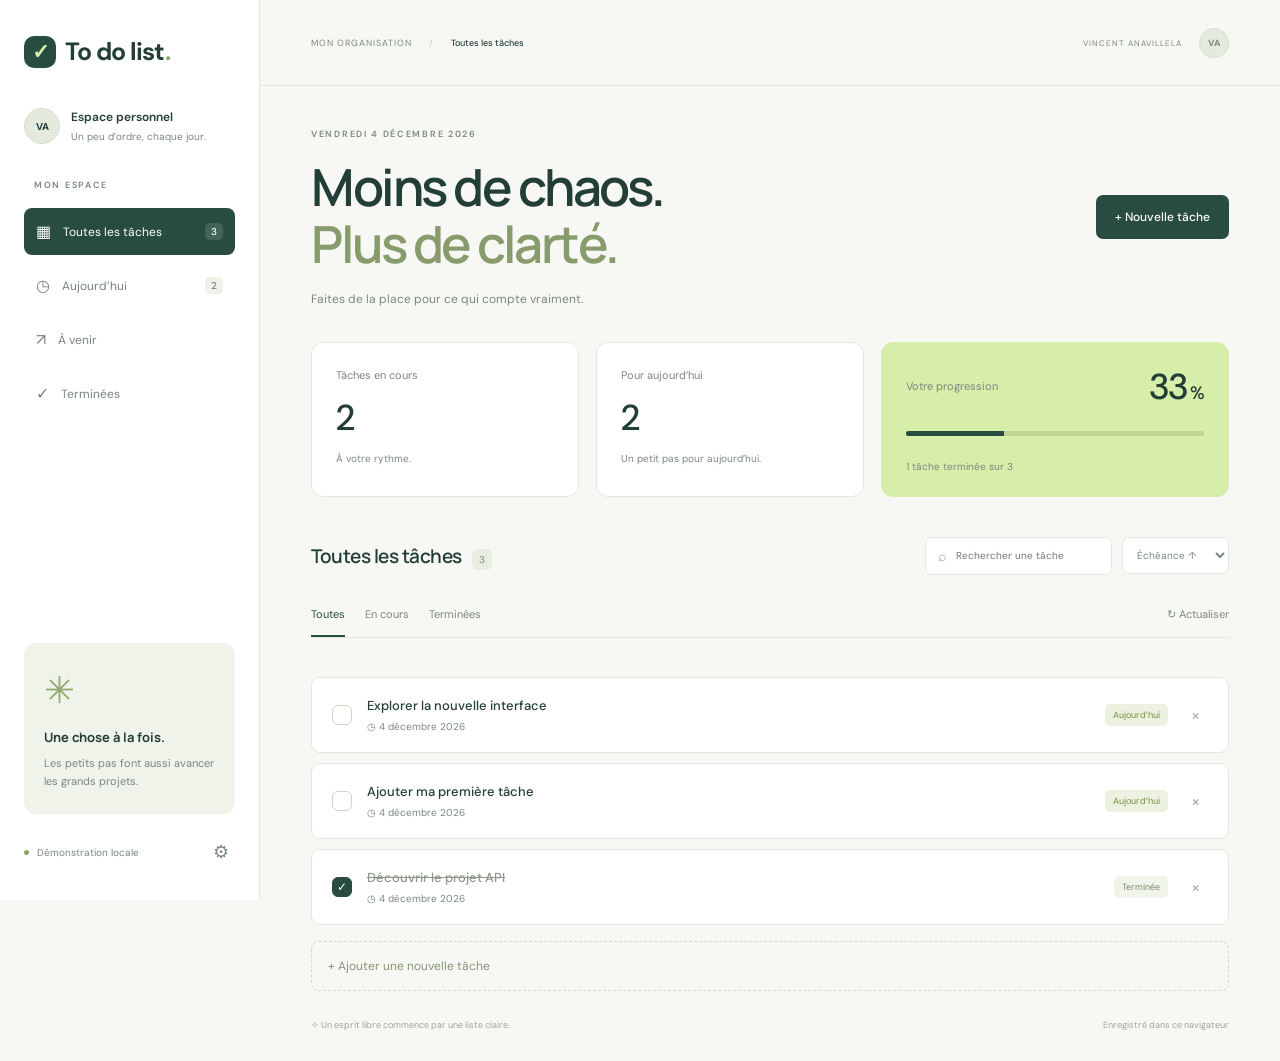
<file: mes-taches/index.html>
<!doctype html><html lang="fr"><head><meta charset="utf-8"><meta name="viewport" content="width=device-width,initial-scale=1"><title>To do list — Un esprit plus léger</title><meta name="description" content="Un espace simple pour organiser vos tâches et leurs échéances."><link rel="stylesheet" href="style.css"><script src="script.js" defer></script></head><body><aside class="sidebar"><a href="index.html" class="logo"><span>✓</span> To do list<span class="dot">.</span></a><div class="workspace"><div class="avatar">VA</div><div>Espace personnel<small>Un peu d’ordre, chaque jour.</small></div></div><p class="label">MON ESPACE</p><nav aria-label="Filtres de tâches"><button data-filter="all" class="active">▦ <span>Toutes les tâches</span><b id="all-count">0</b></button><button data-filter="today">◷ <span>Aujourd’hui</span><b id="today-count">0</b></button><button data-filter="upcoming">↗ <span>À venir</span></button><button data-filter="done">✓ <span>Terminées</span></button></nav><div class="side-note"><span>✳</span><h3>Une chose à la fois.</h3><p>Les petits pas font aussi avancer les grands projets.</p></div><div class="mode"><i></i><span id="mode-label">Démonstration locale</span><button id="settings" aria-label="Configurer la connexion à l’API">⚙</button></div></aside><main><header><span>MON ORGANISATION <span class="slash">/</span> <b id="view-label">Toutes les tâches</b></span><span class="header-right">VINCENT ANAVILLELA <span class="avatar small">VA</span></span></header><section class="content"><div class="heading"><div><p class="eyebrow" id="current-date"></p><h1>Moins de chaos.<br><em>Plus de clarté.</em></h1><p class="subtitle">Faites de la place pour ce qui compte vraiment.</p></div><button class="primary" id="new-task">+ Nouvelle tâche</button></div><div class="stats"><div><span>Tâches en cours</span><strong id="pending">0</strong><small>À votre rythme.</small></div><div><span>Pour aujourd’hui</span><strong id="due">0</strong><small id="due-note">Une journée bien organisée.</small></div><div class="progress-card"><div><span>Votre progression</span><strong id="percentage">0<small>%</small></strong></div><div class="progress-track"><span id="progress"></span></div><small id="progress-note">Chaque tâche compte.</small></div></div><div class="list-heading"><h2 id="list-title">Toutes les tâches <span id="visible-count">0</span></h2><div class="tools"><label class="search">⌕ <input type="search" id="search" placeholder="Rechercher une tâche" aria-label="Rechercher une tâche"></label><label class="sort"><span class="sr-only">Trier les tâches</span><select id="sort"><option value="date">Échéance ↑</option><option value="new">Plus récentes</option><option value="title">Titre A–Z</option></select></label></div></div><div class="tabs" aria-label="État des tâches"><button data-status="all" class="active">Toutes</button><button data-status="pending">En cours</button><button data-status="done">Terminées</button><button class="refresh" id="refresh">↻ Actualiser</button></div><p id="notification" role="status"></p><div id="list" aria-live="polite"></div><button class="add-row" id="add-row">+ Ajouter une nouvelle tâche</button><div class="bottom-note"><span>✧ Un esprit libre commence par une liste claire.</span><span id="storage-note">Enregistré dans ce navigateur</span></div></section></main><dialog id="task-dialog"><form id="task-form"><div class="dialog-top"><span class="eyebrow">UN PAS DE PLUS</span><button type="button" class="close" aria-label="Fermer">×</button></div><h2>Une nouvelle tâche.</h2><p>Qu’avez-vous en tête ?</p><label>Titre<input id="title" required maxlength="200" placeholder="Ex. Finaliser mon portfolio" autocomplete="off"></label><label>Date limite<input id="date" type="date" required></label><button class="primary" type="submit">Ajouter à ma liste ↗</button></form></dialog><dialog id="settings-dialog"><div class="dialog-top"><span class="eyebrow">CONNEXION</span><button type="button" class="close" aria-label="Fermer">×</button></div><h2>Votre espace de travail.</h2><p>La démonstration conserve les tâches dans ce navigateur. Le mode API utilise votre serveur Python et sa base SQLite. Les deux listes sont indépendantes.</p><form id="settings-form"><label>Mode<select id="source"><option value="local">Démonstration locale</option><option value="api">API Python</option></select></label><label>Adresse de l’API<input id="api-url" type="url" value="http://127.0.0.1:8000" required></label><p class="hint">Sur un site HTTPS, utilisez une API HTTPS accessible. L’API fournie est destinée à un usage local, sans comptes utilisateurs.</p><button class="primary">Appliquer</button></form></dialog></body></html>
</file>
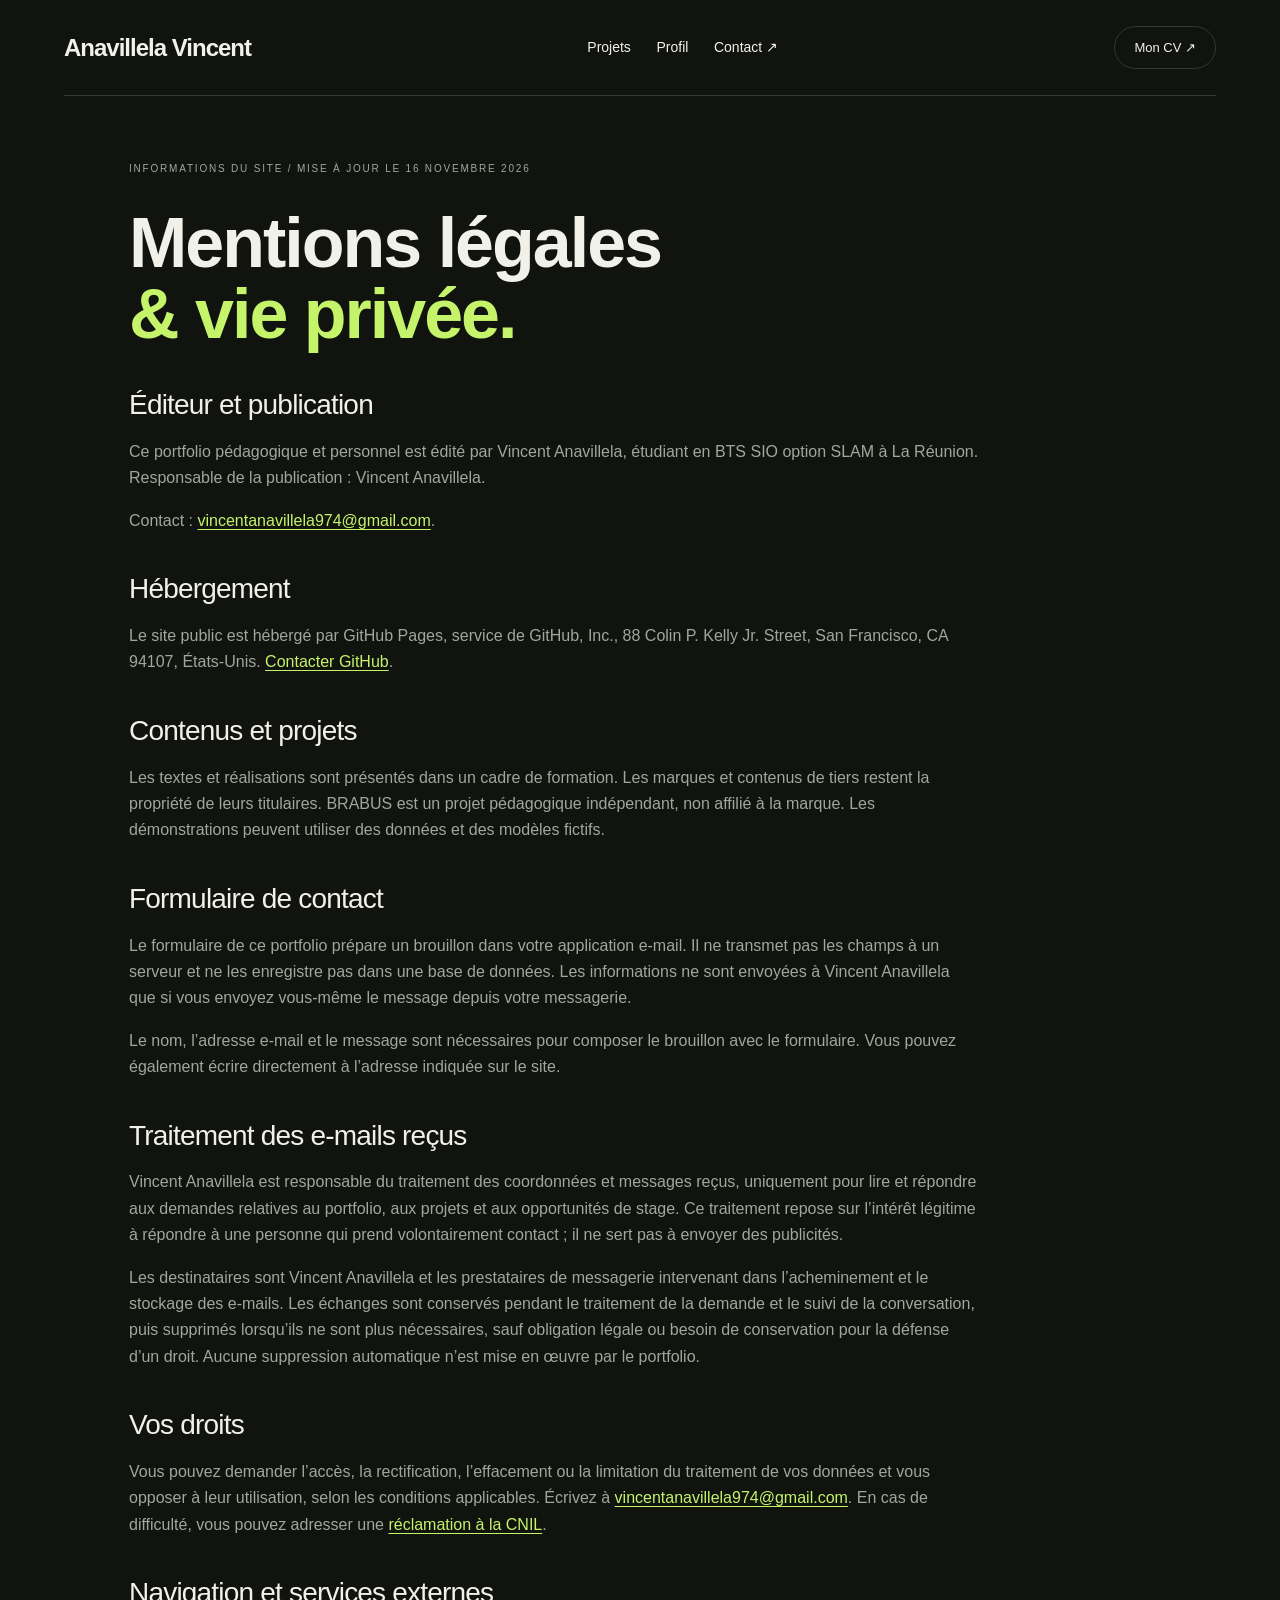
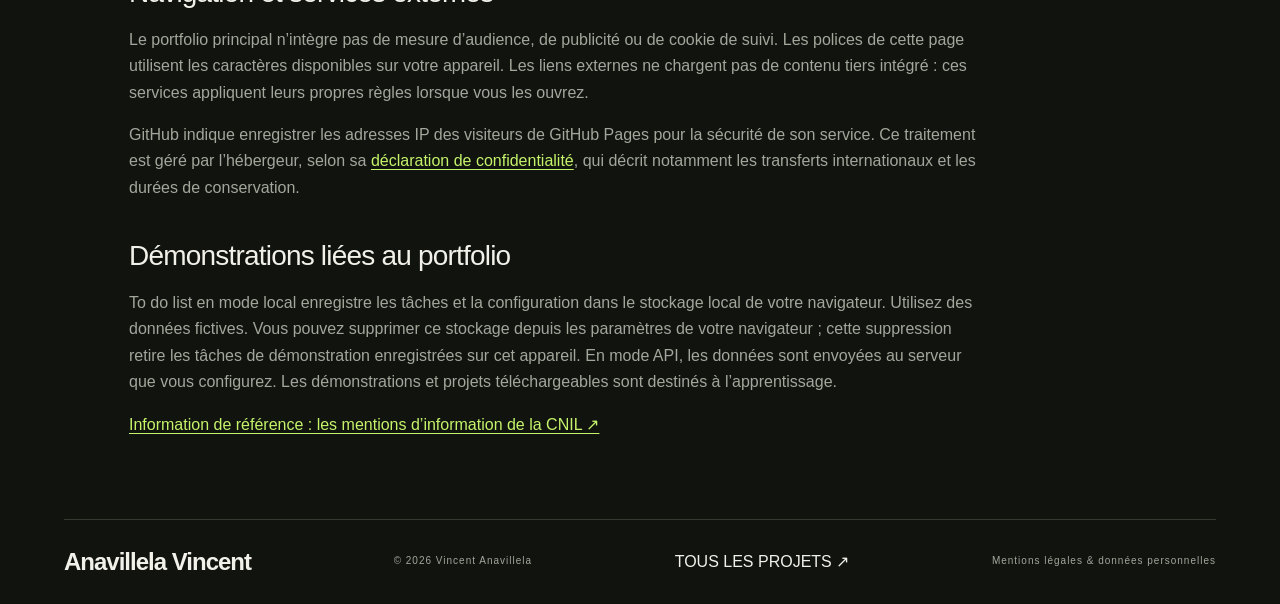
<file: mentions-legales.html>
<!doctype html><html lang="fr"><head><meta charset="utf-8"><meta name="viewport" content="width=device-width,initial-scale=1"><meta name="description" content="Éditeur, hébergement et gestion des données personnelles du portfolio."><title>Mentions légales et données personnelles - Vincent Anavillela</title><link rel="icon" href="favicon.svg"><link rel="stylesheet" href="style.css?v=20261116"><script src="app.js" defer></script></head><body><a class="skip" href="#main">Aller au contenu</a><header><a class="brand" href="index.html" aria-label="Retour à l’accueil">Anavillela Vincent</a><nav aria-label="Navigation principale" id="navigation"><a href="index.html#projects">Projets</a><a href="index.html#about">Profil</a><a href="index.html#contact">Contact ↗</a></nav><button class="menu" aria-controls="navigation" aria-expanded="false">Menu +</button><a class="cv" href="Vincent_ANAVILELA_CV.pdf" target="_blank" rel="noopener">Mon CV ↗</a></header><main id="main" class="case-main"><section class="legal-copy"><p class="eyebrow">INFORMATIONS DU SITE / MISE À JOUR LE 16 NOVEMBRE 2026</p><h1>Mentions légales<br><em>& vie privée.</em></h1><h2>Éditeur et publication</h2><p>Ce portfolio pédagogique et personnel est édité par Vincent Anavillela, étudiant en BTS SIO option SLAM à La Réunion. Responsable de la publication : Vincent Anavillela.</p><p>Contact : <a href="mailto:vincentanavillela974@gmail.com">vincentanavillela974@gmail.com</a>.</p><h2>Hébergement</h2><p>Le site public est hébergé par GitHub Pages, service de GitHub, Inc., 88 Colin P. Kelly Jr. Street, San Francisco, CA 94107, États-Unis. <a href="https://support.github.com/" target="_blank" rel="noopener">Contacter GitHub</a>.</p><h2>Contenus et projets</h2><p>Les textes et réalisations sont présentés dans un cadre de formation. Les marques et contenus de tiers restent la propriété de leurs titulaires. BRABUS est un projet pédagogique indépendant, non affilié à la marque. Les démonstrations peuvent utiliser des données et des modèles fictifs.</p><h2 id="donnees">Formulaire de contact</h2><p>Le formulaire de ce portfolio prépare un brouillon dans votre application e-mail. Il ne transmet pas les champs à un serveur et ne les enregistre pas dans une base de données. Les informations ne sont envoyées à Vincent Anavillela que si vous envoyez vous-même le message depuis votre messagerie.</p><p>Le nom, l’adresse e-mail et le message sont nécessaires pour composer le brouillon avec le formulaire. Vous pouvez également écrire directement à l’adresse indiquée sur le site.</p><h2>Traitement des e-mails reçus</h2><p>Vincent Anavillela est responsable du traitement des coordonnées et messages reçus, uniquement pour lire et répondre aux demandes relatives au portfolio, aux projets et aux opportunités de stage. Ce traitement repose sur l’intérêt légitime à répondre à une personne qui prend volontairement contact ; il ne sert pas à envoyer des publicités.</p><p>Les destinataires sont Vincent Anavillela et les prestataires de messagerie intervenant dans l’acheminement et le stockage des e-mails. Les échanges sont conservés pendant le traitement de la demande et le suivi de la conversation, puis supprimés lorsqu’ils ne sont plus nécessaires, sauf obligation légale ou besoin de conservation pour la défense d’un droit. Aucune suppression automatique n’est mise en œuvre par le portfolio.</p><h2>Vos droits</h2><p>Vous pouvez demander l’accès, la rectification, l’effacement ou la limitation du traitement de vos données et vous opposer à leur utilisation, selon les conditions applicables. Écrivez à <a href="mailto:vincentanavillela974@gmail.com">vincentanavillela974@gmail.com</a>. En cas de difficulté, vous pouvez adresser une <a href="https://www.cnil.fr/fr/plaintes" target="_blank" rel="noopener">réclamation à la CNIL</a>.</p><h2>Navigation et services externes</h2><p>Le portfolio principal n’intègre pas de mesure d’audience, de publicité ou de cookie de suivi. Les polices de cette page utilisent les caractères disponibles sur votre appareil. Les liens externes ne chargent pas de contenu tiers intégré : ces services appliquent leurs propres règles lorsque vous les ouvrez.</p><p>GitHub indique enregistrer les adresses IP des visiteurs de GitHub Pages pour la sécurité de son service. Ce traitement est géré par l’hébergeur, selon sa <a href="https://docs.github.com/en/site-policy/privacy-policies/github-general-privacy-statement" target="_blank" rel="noopener">déclaration de confidentialité</a>, qui décrit notamment les transferts internationaux et les durées de conservation.</p><h2>Démonstrations liées au portfolio</h2><p>To do list en mode local enregistre les tâches et la configuration dans le stockage local de votre navigateur. Utilisez des données fictives. Vous pouvez supprimer ce stockage depuis les paramètres de votre navigateur ; cette suppression retire les tâches de démonstration enregistrées sur cet appareil. En mode API, les données sont envoyées au serveur que vous configurez. Les démonstrations et projets téléchargeables sont destinés à l’apprentissage.</p><p><a href="https://www.cnil.fr/fr/exemples-de-formulaire-de-collecte-de-donnees-caractere-personnel" target="_blank" rel="noopener">Information de référence : les mentions d’information de la CNIL ↗</a></p></section></main><footer><a class="brand" href="index.html">Anavillela Vincent</a><span>© <span id="year">2026</span> Vincent Anavillela</span><a href="index.html#projects">TOUS LES PROJETS ↗</a><a class="legal-link" href="mentions-legales.html">Mentions légales &amp; données personnelles</a></footer></body></html>
</file>
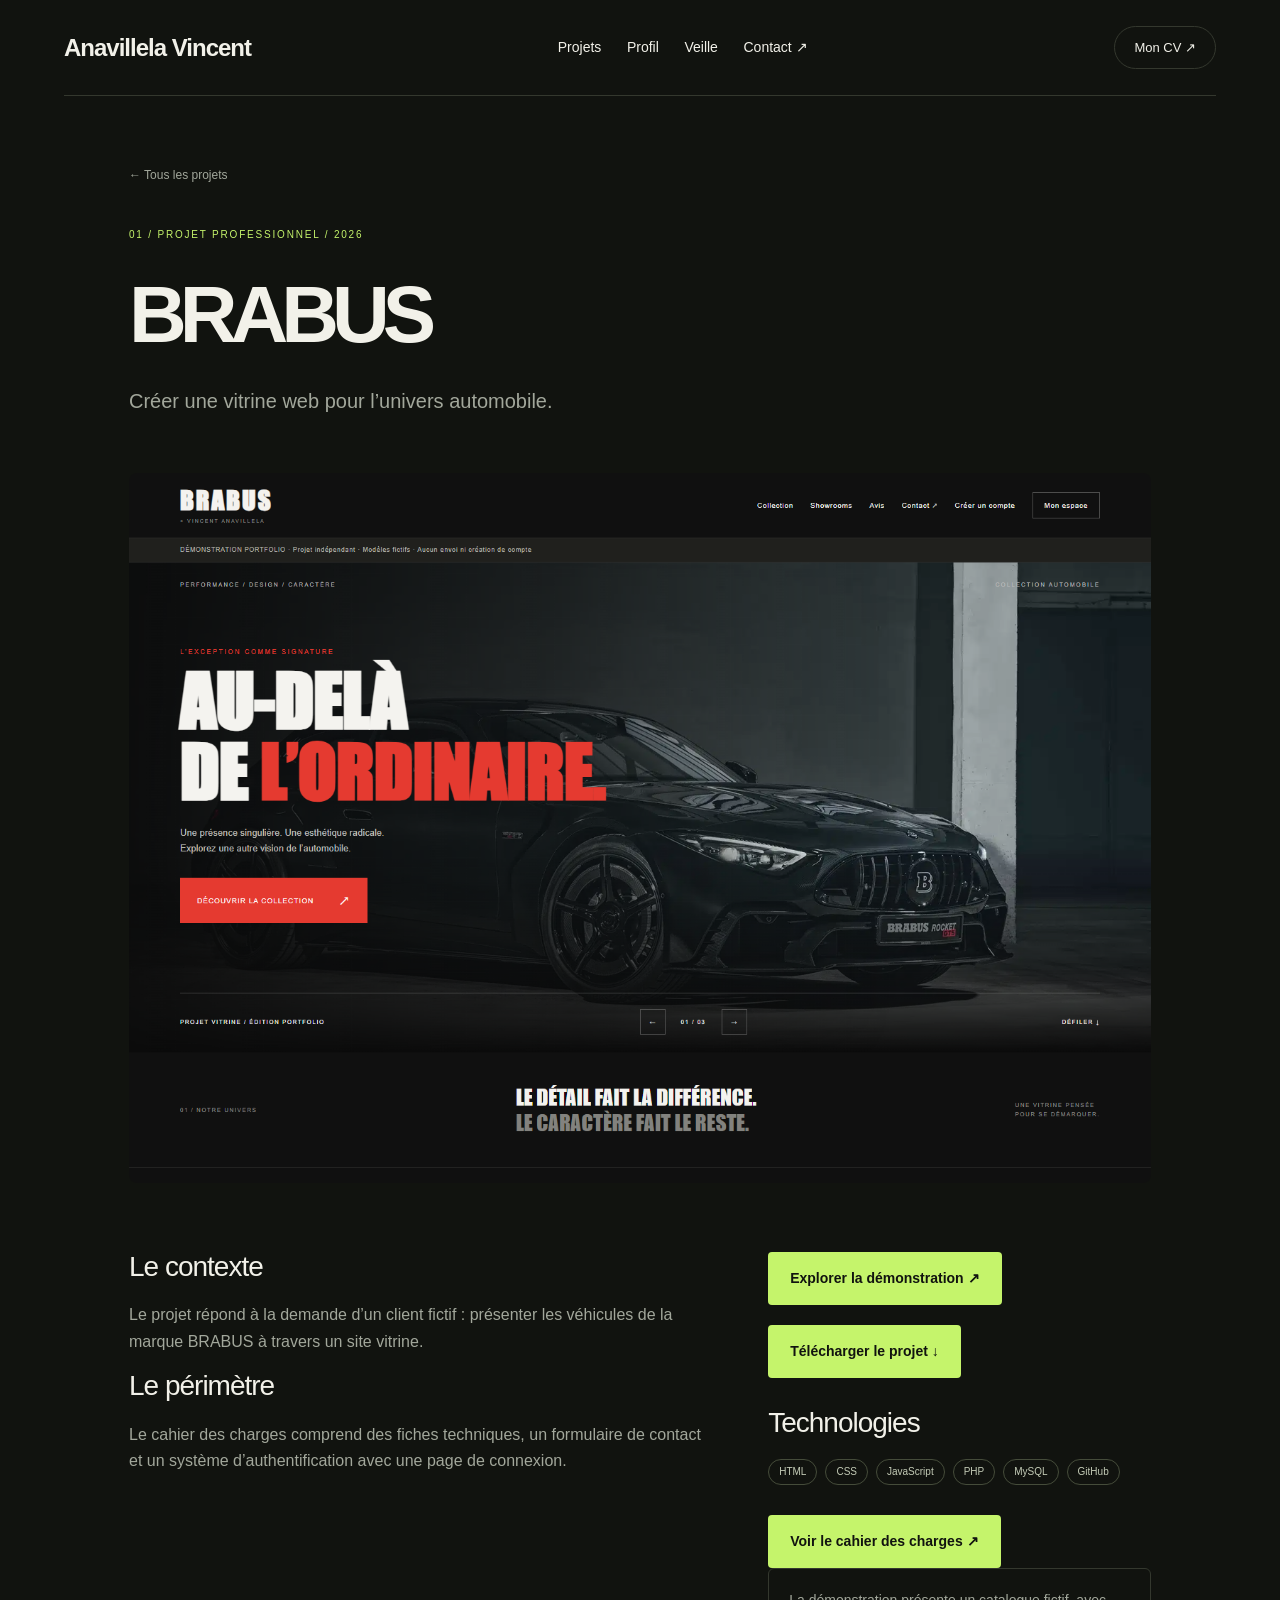
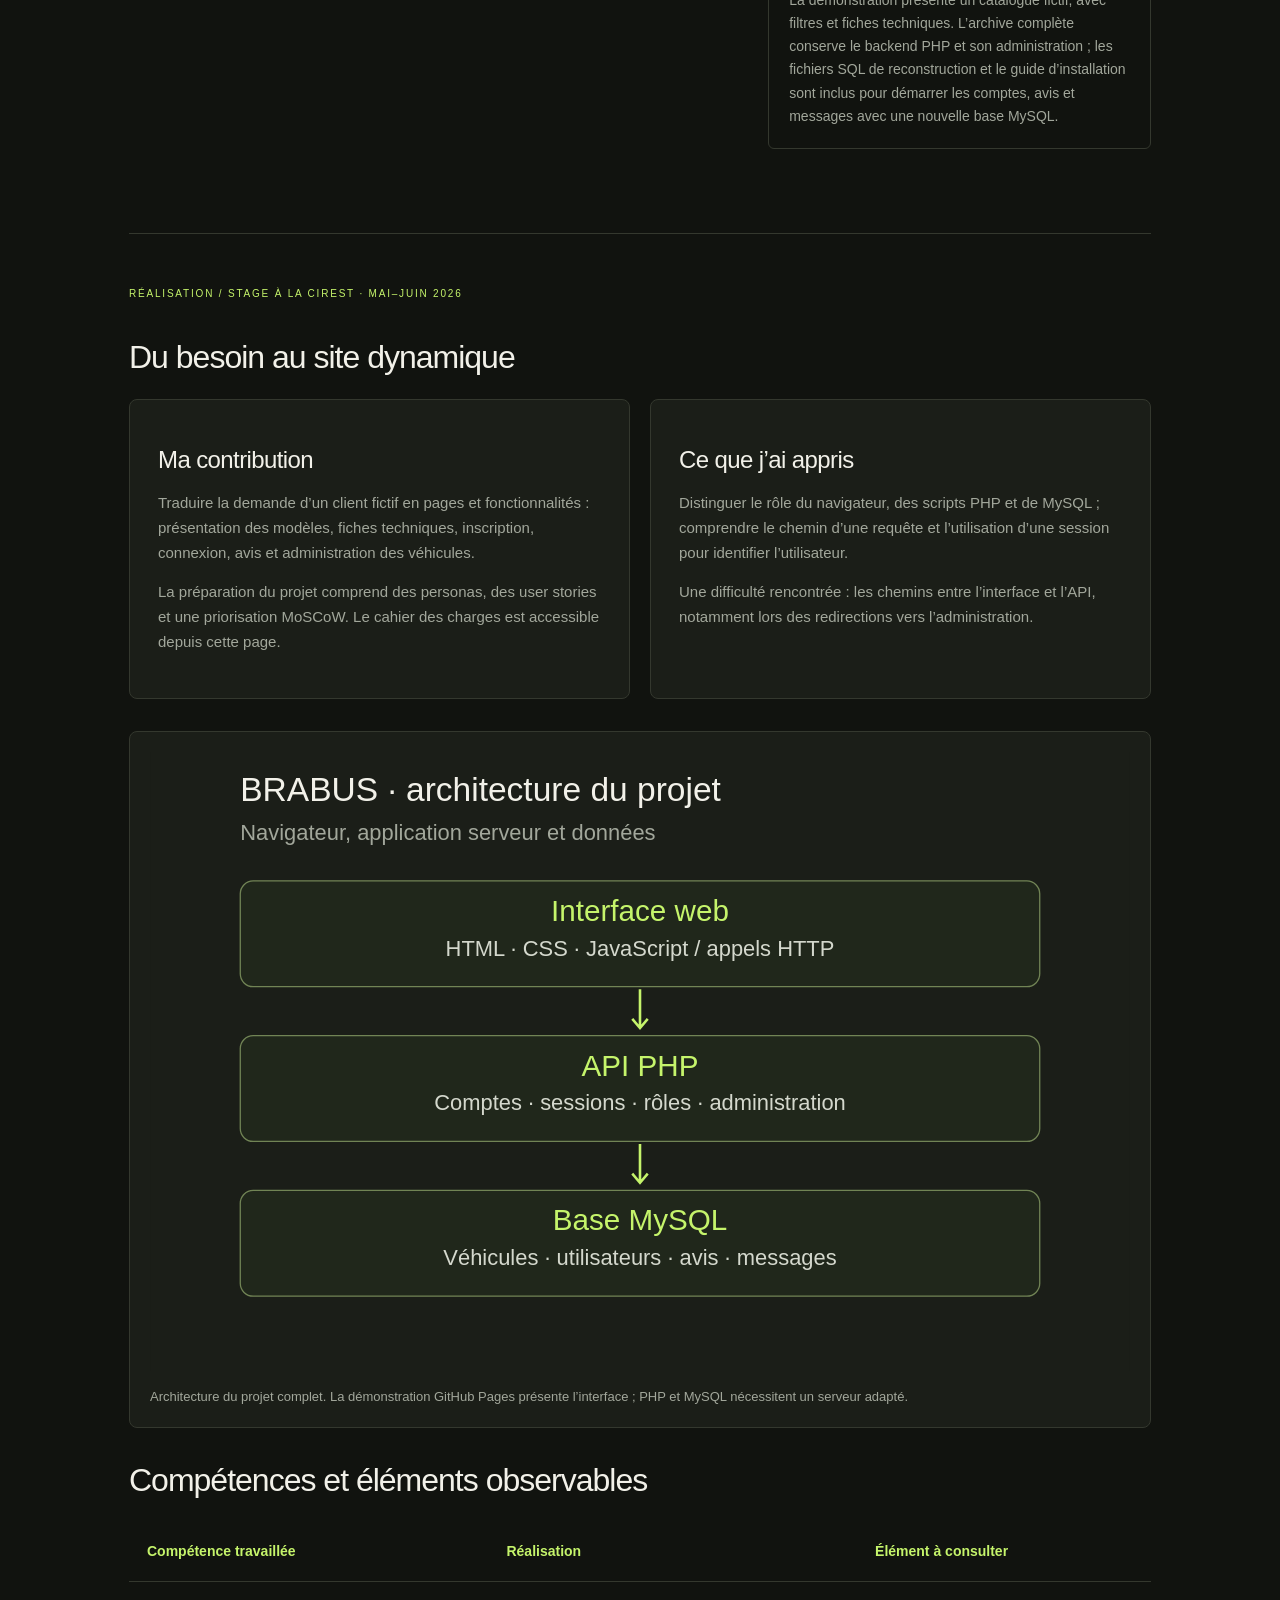
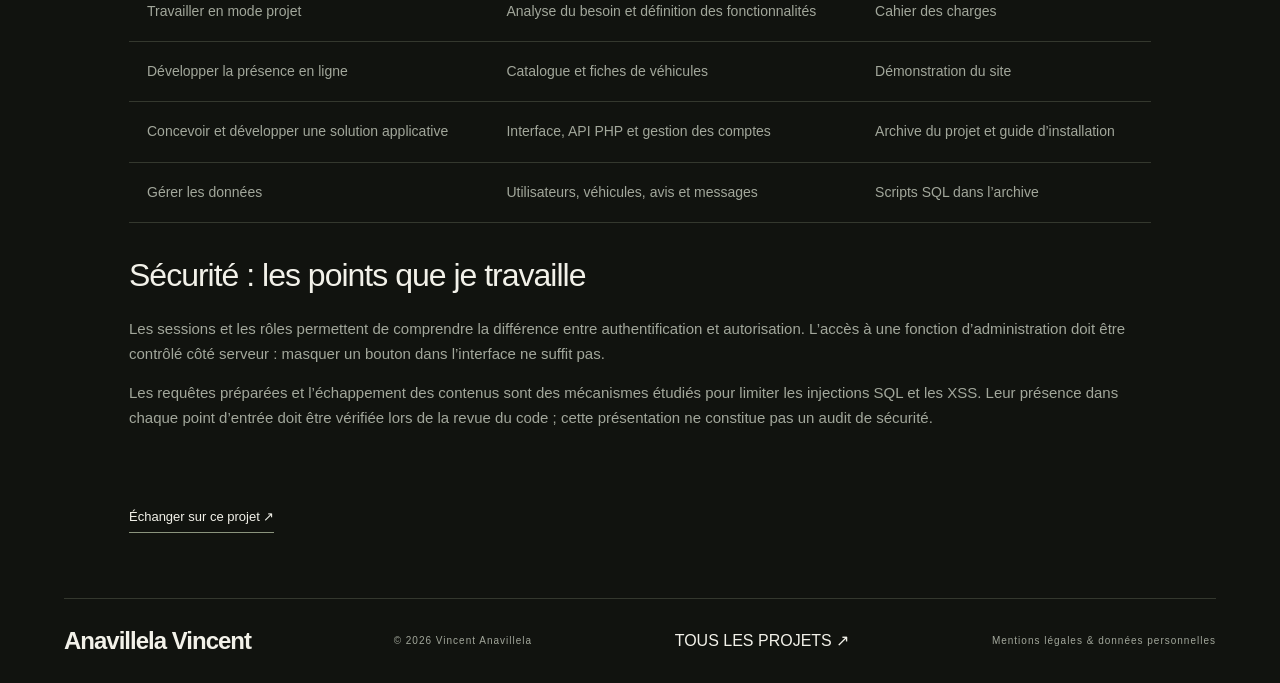
<file: project-1.html>
<!doctype html><html lang="fr"><head><meta charset="utf-8"><meta name="viewport" content="width=device-width,initial-scale=1"><meta name="description" content="Créer une vitrine web pour l’univers automobile."><title>BRABUS — Vincent Anavillela</title><link rel="icon" href="favicon.svg"><link rel="stylesheet" href="style.css?v=20261116"><script src="app.js" defer></script></head><body><a class="skip" href="#main">Aller au contenu</a><header><a class="brand" href="index.html" aria-label="Retour à l’accueil">Anavillela Vincent</a><nav aria-label="Navigation principale" id="navigation"><a href="index.html#projects">Projets</a><a href="index.html#about">Profil</a><a href="index.html#veille">Veille</a><a href="index.html#contact">Contact ↗</a></nav><button class="menu" aria-controls="navigation" aria-expanded="false">Menu +</button><a class="cv" href="Vincent_ANAVILELA_CV.pdf" target="_blank" rel="noopener">Mon CV ↗</a></header><main id="main" class="case-main"><a class="back" href="index.html#projects">← Tous les projets</a><p class="eyebrow" style="margin-top:40px">01 / PROJET PROFESSIONNEL / 2026</p><h1>BRABUS</h1><p class="lead">Créer une vitrine web pour l’univers automobile.</p><img class="case-image" src="assets/png/brabus-refonte.png" alt="Aperçu du site BRABUS"><div class="case-body"><div><h2>Le contexte</h2><p>Le projet répond à la demande d’un client fictif : présenter les véhicules de la marque BRABUS à travers un site vitrine.</p><h2>Le périmètre</h2><p>Le cahier des charges comprend des fiches techniques, un formulaire de contact et un système d’authentification avec une page de connexion.</p></div><aside><a class="button" href="brabus/index.html" style="margin-bottom:20px">Explorer la démonstration ↗</a><a class="button" href="brabus-main.zip" download style="margin-bottom:30px">Télécharger le projet ↓</a><h2>Technologies</h2><div class="tags"><span>HTML</span><span>CSS</span><span>JavaScript</span><span>PHP</span><span>MySQL</span><span>GitHub</span></div><a class="button" href="https://www.canva.com/design/DAHMJ6N2q50/0HOSDKQaTCUIBy5vLRR36Q/edit" target="_blank" rel="noopener">Voir le cahier des charges ↗</a><p class="case-note">La démonstration présente un catalogue fictif, avec filtres et fiches techniques. L’archive complète conserve le backend PHP et son administration ; les fichiers SQL de reconstruction et le guide d’installation sont inclus pour démarrer les comptes, avis et messages avec une nouvelle base MySQL.</p></aside></div><section class="project-detail" id="competences-projet"><span class="eyebrow">RÉALISATION / STAGE À LA CIREST · MAI–JUIN 2026</span><h2>Du besoin au site dynamique</h2><div class="skill-grid"><article class="info-card"><h3>Ma contribution</h3><p>Traduire la demande d’un client fictif en pages et fonctionnalités : présentation des modèles, fiches techniques, inscription, connexion, avis et administration des véhicules.</p><p>La préparation du projet comprend des personas, des user stories et une priorisation MoSCoW. Le cahier des charges est accessible depuis cette page.</p></article><article class="info-card"><h3>Ce que j’ai appris</h3><p>Distinguer le rôle du navigateur, des scripts PHP et de MySQL ; comprendre le chemin d’une requête et l’utilisation d’une session pour identifier l’utilisateur.</p><p>Une difficulté rencontrée : les chemins entre l’interface et l’API, notamment lors des redirections vers l’administration.</p></article></div><figure class="technical-figure"><img src="assets/svg/architecture-brabus.svg" alt="Architecture du projet complet : l’interface HTML, CSS et JavaScript appelle une API PHP, qui gère les sessions et échange avec MySQL." loading="lazy"><figcaption>Architecture du projet complet. La démonstration GitHub Pages présente l’interface ; PHP et MySQL nécessitent un serveur adapté.</figcaption></figure><h2>Compétences et éléments observables</h2><div class="table-scroll"><table><thead><tr><th>Compétence travaillée</th><th>Réalisation</th><th>Élément à consulter</th></tr></thead><tbody><tr><td>Travailler en mode projet</td><td>Analyse du besoin et définition des fonctionnalités</td><td>Cahier des charges</td></tr><tr><td>Développer la présence en ligne</td><td>Catalogue et fiches de véhicules</td><td>Démonstration du site</td></tr><tr><td>Concevoir et développer une solution applicative</td><td>Interface, API PHP et gestion des comptes</td><td>Archive du projet et guide d’installation</td></tr><tr><td>Gérer les données</td><td>Utilisateurs, véhicules, avis et messages</td><td>Scripts SQL dans l’archive</td></tr></tbody></table></div><h2 id="securite">Sécurité : les points que je travaille</h2><p>Les sessions et les rôles permettent de comprendre la différence entre authentification et autorisation. L’accès à une fonction d’administration doit être contrôlé côté serveur : masquer un bouton dans l’interface ne suffit pas.</p><p>Les requêtes préparées et l’échappement des contenus sont des mécanismes étudiés pour limiter les injections SQL et les XSS. Leur présence dans chaque point d’entrée doit être vérifiée lors de la revue du code ; cette présentation ne constitue pas un audit de sécurité.</p></section><a class="text-link" href="index.html#contact">Échanger sur ce projet ↗</a></main><footer><a class="brand" href="index.html">Anavillela Vincent</a><span>© <span id="year">2026</span> Vincent Anavillela</span><a href="index.html#projects">TOUS LES PROJETS ↗</a><a class="legal-link" href="mentions-legales.html">Mentions légales &amp; données personnelles</a></footer></body></html>
</file>
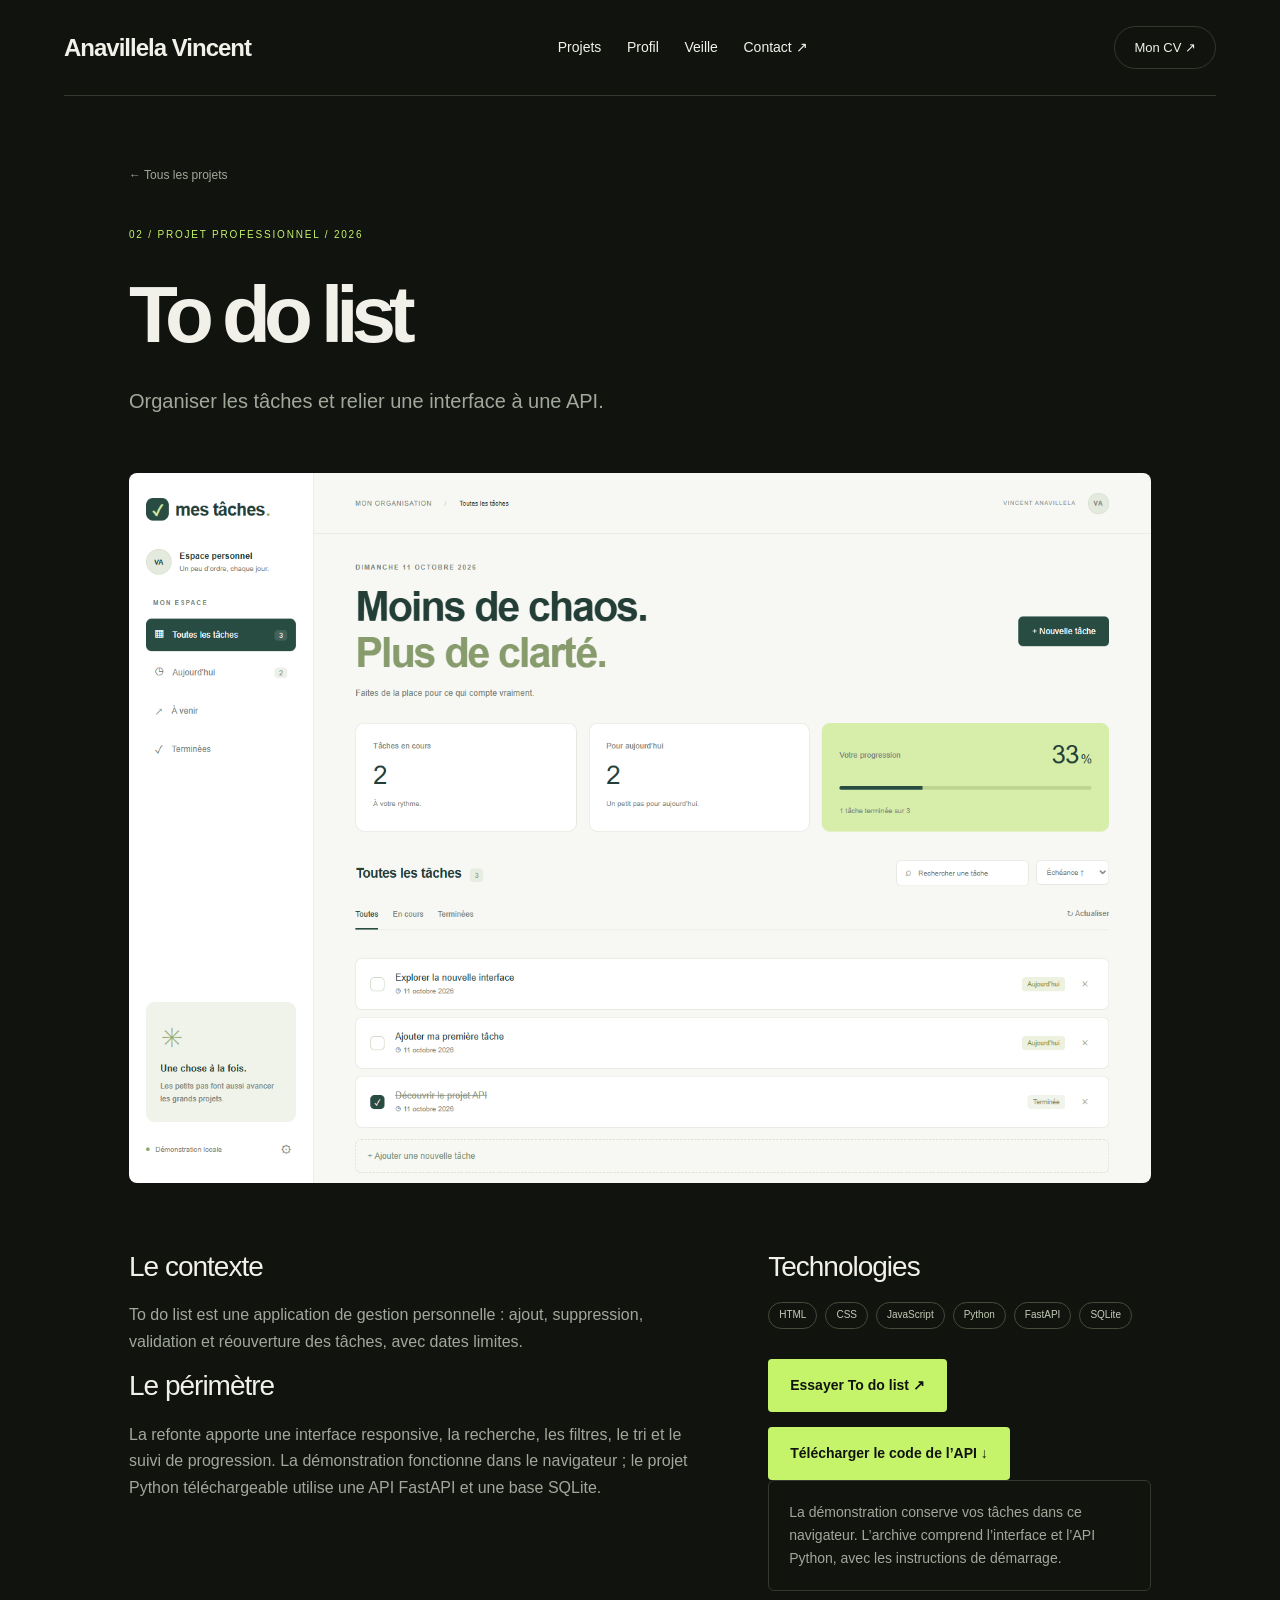
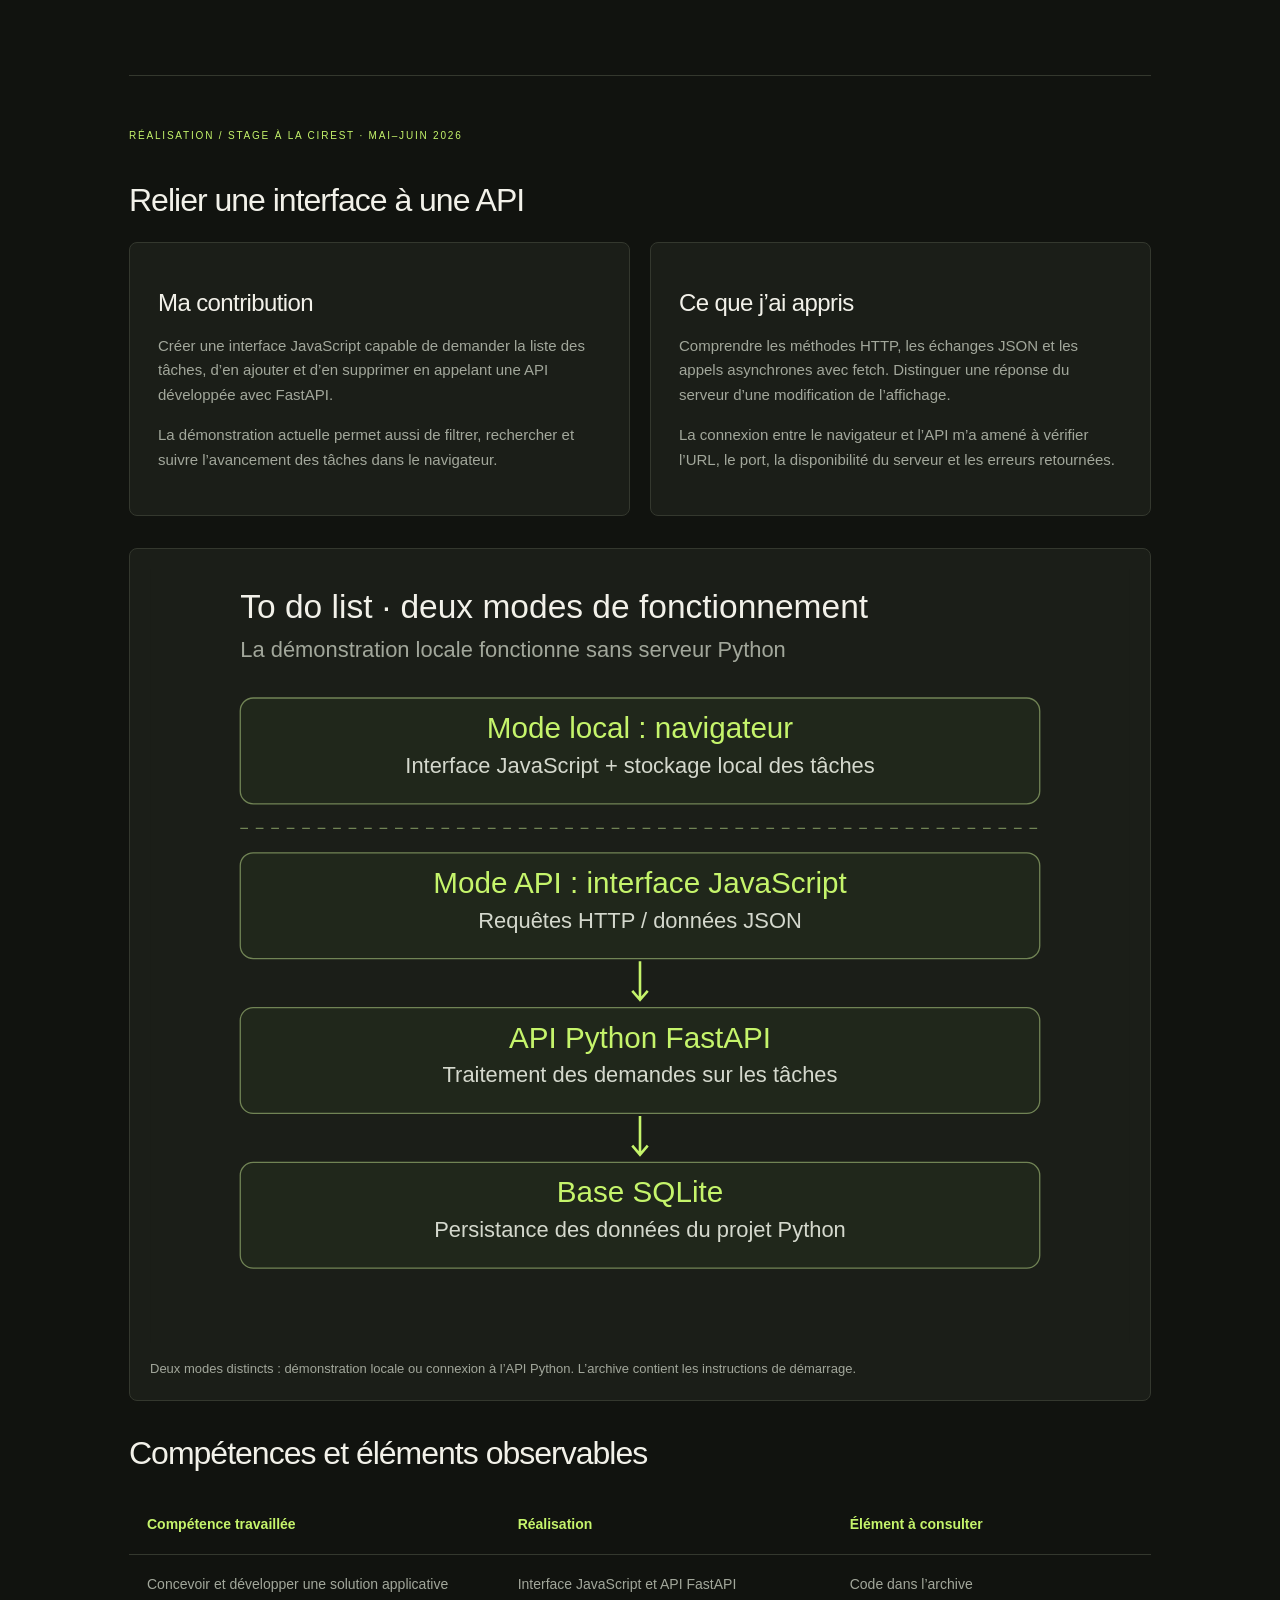
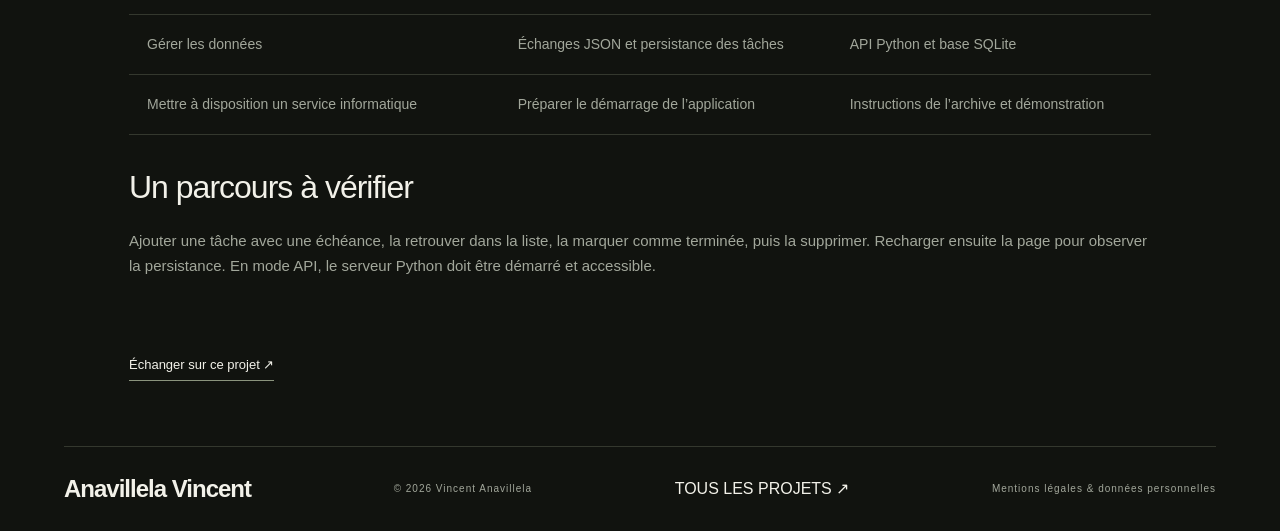
<file: project-2.html>
<!doctype html><html lang="fr"><head><meta charset="utf-8"><meta name="viewport" content="width=device-width,initial-scale=1"><meta name="description" content="Organiser les tâches et relier une interface à une API."><title>To do list — Vincent Anavillela</title><link rel="icon" href="favicon.svg"><link rel="stylesheet" href="style.css?v=20261116"><script src="app.js" defer></script></head><body><a class="skip" href="#main">Aller au contenu</a><header><a class="brand" href="index.html" aria-label="Retour à l’accueil">Anavillela Vincent</a><nav aria-label="Navigation principale" id="navigation"><a href="index.html#projects">Projets</a><a href="index.html#about">Profil</a><a href="index.html#veille">Veille</a><a href="index.html#contact">Contact ↗</a></nav><button class="menu" aria-controls="navigation" aria-expanded="false">Menu +</button><a class="cv" href="Vincent_ANAVILELA_CV.pdf" target="_blank" rel="noopener">Mon CV ↗</a></header><main id="main" class="case-main"><a class="back" href="index.html#projects">← Tous les projets</a><p class="eyebrow" style="margin-top:40px">02 / PROJET PROFESSIONNEL / 2026</p><h1>To do list</h1><p class="lead">Organiser les tâches et relier une interface à une API.</p><img class="case-image" src="assets/png/mes-taches-refonte.png" alt="Nouvelle interface de To do list"><div class="case-body"><div><h2>Le contexte</h2><p>To do list est une application de gestion personnelle : ajout, suppression, validation et réouverture des tâches, avec dates limites.</p><h2>Le périmètre</h2><p>La refonte apporte une interface responsive, la recherche, les filtres, le tri et le suivi de progression. La démonstration fonctionne dans le navigateur ; le projet Python téléchargeable utilise une API FastAPI et une base SQLite.</p></div><aside><h2>Technologies</h2><div class="tags"><span>HTML</span><span>CSS</span><span>JavaScript</span><span>Python</span><span>FastAPI</span><span>SQLite</span></div><a class="button" href="mes-taches/index.html" style="margin-bottom:15px">Essayer To do list ↗</a><a class="button" href="API-main.zip" download>Télécharger le code de l’API ↓</a><p class="case-note">La démonstration conserve vos tâches dans ce navigateur. L’archive comprend l’interface et l’API Python, avec les instructions de démarrage.</p></aside></div><section class="project-detail" id="competences-projet"><span class="eyebrow">RÉALISATION / STAGE À LA CIREST · MAI–JUIN 2026</span><h2>Relier une interface à une API</h2><div class="skill-grid"><article class="info-card"><h3>Ma contribution</h3><p>Créer une interface JavaScript capable de demander la liste des tâches, d’en ajouter et d’en supprimer en appelant une API développée avec FastAPI.</p><p>La démonstration actuelle permet aussi de filtrer, rechercher et suivre l’avancement des tâches dans le navigateur.</p></article><article class="info-card"><h3>Ce que j’ai appris</h3><p>Comprendre les méthodes HTTP, les échanges JSON et les appels asynchrones avec fetch. Distinguer une réponse du serveur d’une modification de l’affichage.</p><p>La connexion entre le navigateur et l’API m’a amené à vérifier l’URL, le port, la disponibilité du serveur et les erreurs retournées.</p></article></div><figure class="technical-figure"><img src="assets/svg/architecture-taches.svg" alt="Deux modes : démonstration avec stockage local dans le navigateur ; projet complet avec interface JavaScript, requêtes HTTP JSON, API FastAPI et base SQLite." loading="lazy"><figcaption>Deux modes distincts : démonstration locale ou connexion à l’API Python. L’archive contient les instructions de démarrage.</figcaption></figure><h2>Compétences et éléments observables</h2><div class="table-scroll"><table><thead><tr><th>Compétence travaillée</th><th>Réalisation</th><th>Élément à consulter</th></tr></thead><tbody><tr><td>Concevoir et développer une solution applicative</td><td>Interface JavaScript et API FastAPI</td><td>Code dans l’archive</td></tr><tr><td>Gérer les données</td><td>Échanges JSON et persistance des tâches</td><td>API Python et base SQLite</td></tr><tr><td>Mettre à disposition un service informatique</td><td>Préparer le démarrage de l’application</td><td>Instructions de l’archive et démonstration</td></tr></tbody></table></div><h2>Un parcours à vérifier</h2><p>Ajouter une tâche avec une échéance, la retrouver dans la liste, la marquer comme terminée, puis la supprimer. Recharger ensuite la page pour observer la persistance. En mode API, le serveur Python doit être démarré et accessible.</p></section><a class="text-link" href="index.html#contact">Échanger sur ce projet ↗</a></main><footer><a class="brand" href="index.html">Anavillela Vincent</a><span>© <span id="year">2026</span> Vincent Anavillela</span><a href="index.html#projects">TOUS LES PROJETS ↗</a><a class="legal-link" href="mentions-legales.html">Mentions légales &amp; données personnelles</a></footer></body></html>
</file>
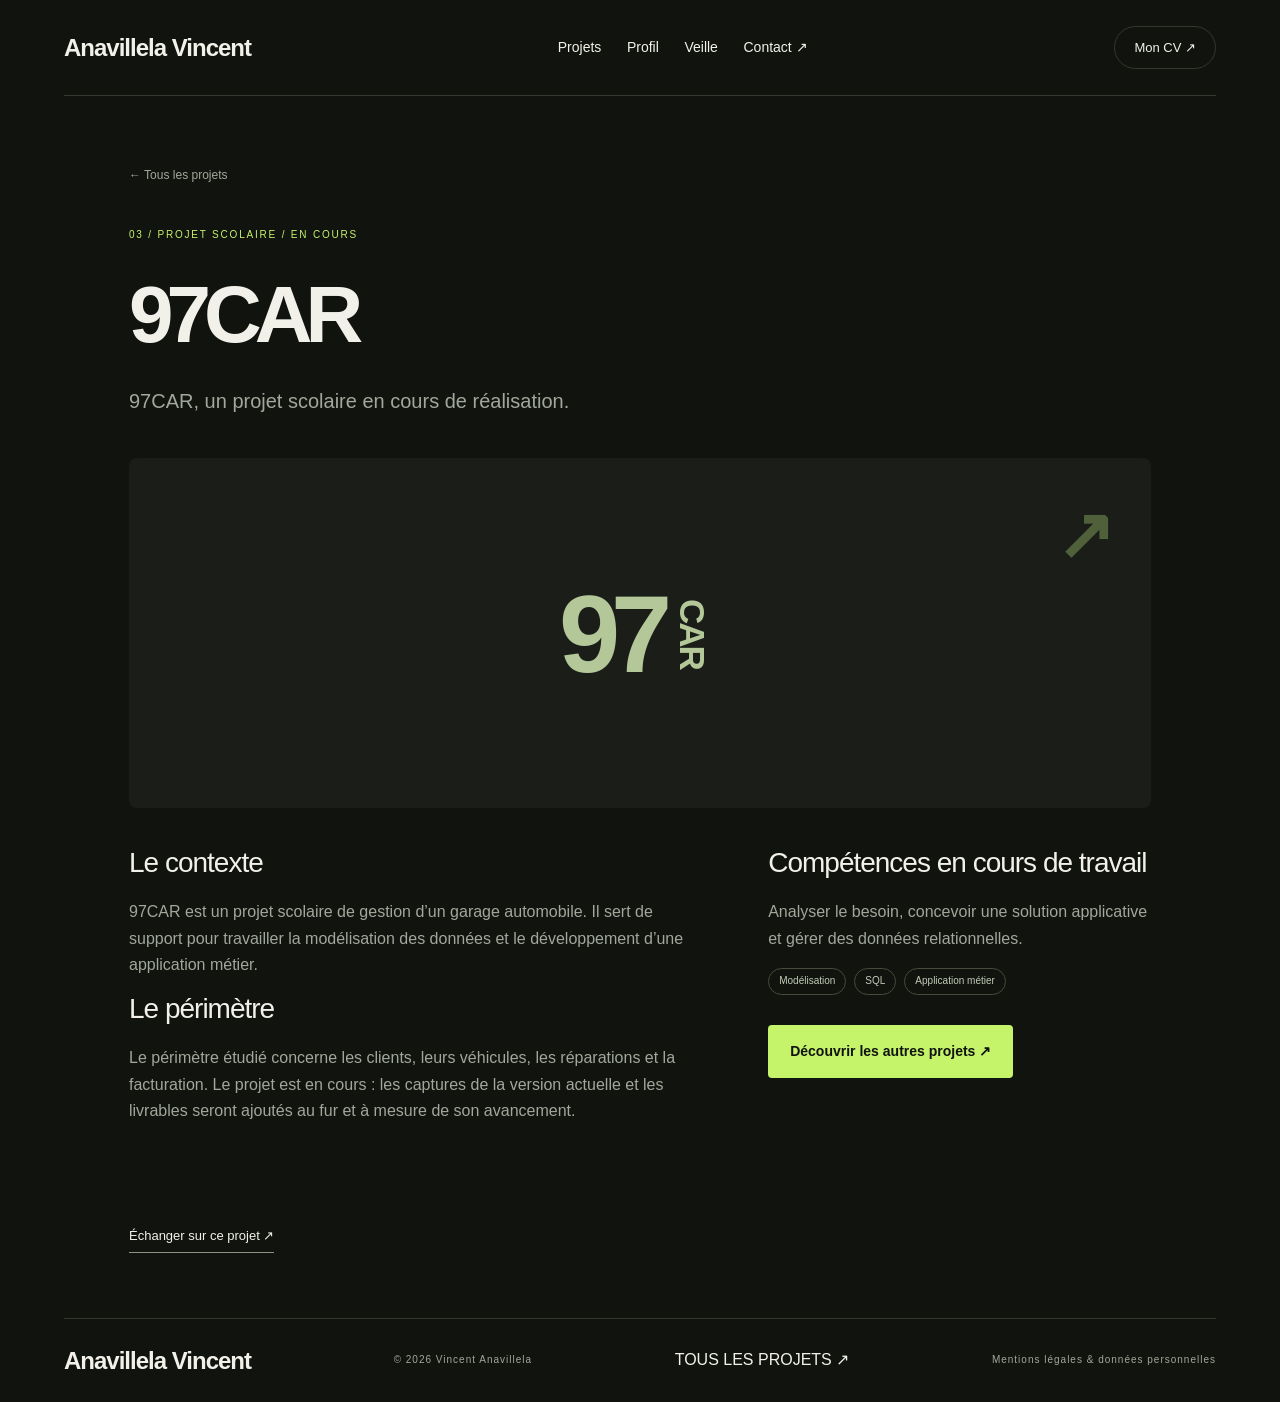
<file: project-3.html>
<!doctype html><html lang="fr"><head><meta charset="utf-8"><meta name="viewport" content="width=device-width,initial-scale=1"><meta name="description" content="97CAR, un projet scolaire en cours de réalisation."><title>97CAR — Vincent Anavillela</title><link rel="icon" href="favicon.svg"><link rel="stylesheet" href="style.css?v=20261116"><script src="app.js" defer></script></head><body><a class="skip" href="#main">Aller au contenu</a><header><a class="brand" href="index.html" aria-label="Retour à l’accueil">Anavillela Vincent</a><nav aria-label="Navigation principale" id="navigation"><a href="index.html#projects">Projets</a><a href="index.html#about">Profil</a><a href="index.html#veille">Veille</a><a href="index.html#contact">Contact ↗</a></nav><button class="menu" aria-controls="navigation" aria-expanded="false">Menu +</button><a class="cv" href="Vincent_ANAVILELA_CV.pdf" target="_blank" rel="noopener">Mon CV ↗</a></header><main id="main" class="case-main"><a class="back" href="index.html#projects">← Tous les projets</a><p class="eyebrow" style="margin-top:40px">03 / PROJET SCOLAIRE / EN COURS</p><h1>97CAR</h1><p class="lead">97CAR, un projet scolaire en cours de réalisation.</p><div class="future-art" aria-hidden="true">97<span>CAR</span><b>↗</b></div><div class="case-body"><div><h2>Le contexte</h2><p>97CAR est un projet scolaire de gestion d’un garage automobile. Il sert de support pour travailler la modélisation des données et le développement d’une application métier.</p><h2>Le périmètre</h2><p>Le périmètre étudié concerne les clients, leurs véhicules, les réparations et la facturation. Le projet est en cours : les captures de la version actuelle et les livrables seront ajoutés au fur et à mesure de son avancement.</p></div><aside><h2>Compétences en cours de travail</h2><p>Analyser le besoin, concevoir une solution applicative et gérer des données relationnelles.</p><div class="tags"><span>Modélisation</span><span>SQL</span><span>Application métier</span></div><a class="button" href="index.html#projects">Découvrir les autres projets ↗</a></aside></div><a class="text-link" href="index.html#contact">Échanger sur ce projet ↗</a></main><footer><a class="brand" href="index.html">Anavillela Vincent</a><span>© <span id="year">2026</span> Vincent Anavillela</span><a href="index.html#projects">TOUS LES PROJETS ↗</a><a class="legal-link" href="mentions-legales.html">Mentions légales &amp; données personnelles</a></footer></body></html>
</file>
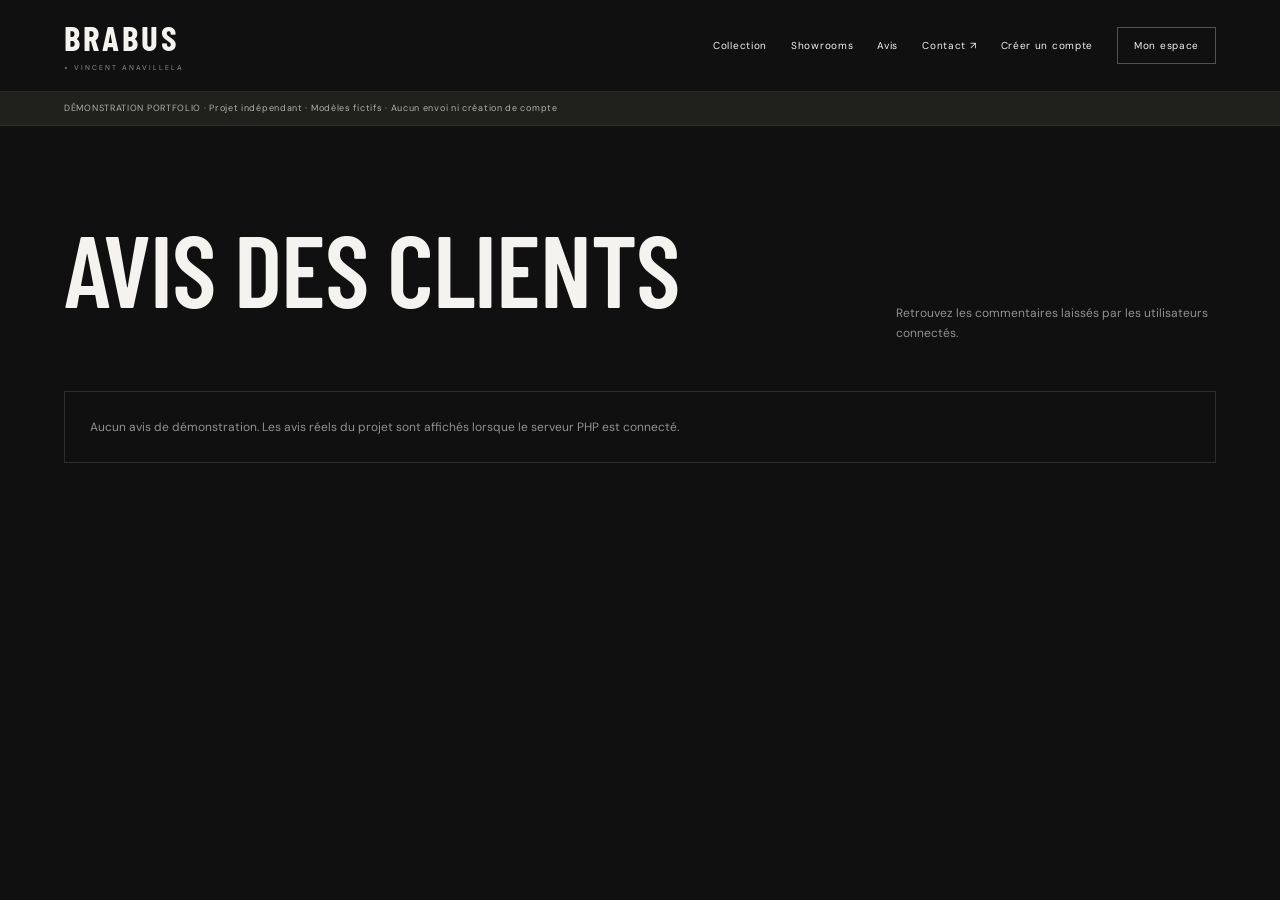
<file: brabus/avis.html>
<!DOCTYPE html>
<html lang="fr">
<head>
    <meta charset="UTF-8"><meta name="viewport" content="width=device-width,initial-scale=1">
    <title>Avis clients - Brabus</title>
    <link rel="stylesheet" href="css/style.css">
<script src="js/config.js"></script></head>
<body>
<a class="skip" href="#main">Aller au contenu</a><header class="navbar"><a href="index.html" class="logo">BRABUS<span>× VINCENT ANAVILLELA</span></a><button class="menu-toggle" aria-expanded="false" aria-controls="navigation">Menu +</button><nav id="navigation" aria-label="Navigation principale"><a href="index.html#vehicules">Collection</a><a href="index.html#boutiques">Showrooms</a><a href="avis.html">Avis</a><a href="index.html#contact">Contact ↗</a><a id="inscription" href="inscription.html">Créer un compte</a><a id="connexion" class="account-link" href="connexion.html">Mon espace</a><a id="lienAdmin" href="admin/dashboard.html" style="display:none">Administration</a><a id="logout" href="#" style="display:none">Déconnexion</a></nav></header>

<main id="main">
    <section class="section avis-public-section">
        <div class="section-title">
            <h1>Avis des clients</h1>
            <p>Retrouvez les commentaires laissés par les utilisateurs connectés.</p>
        </div>

        <div id="listeAvisPublic" class="avis-grid">
            <p>Chargement des avis...</p>
        </div>
    </section>
</main>

<script src="js/auth.js"></script>
<script src="js/avis_public.js"></script>
<script src="js/ui.js"></script></body>
</html>
</file>
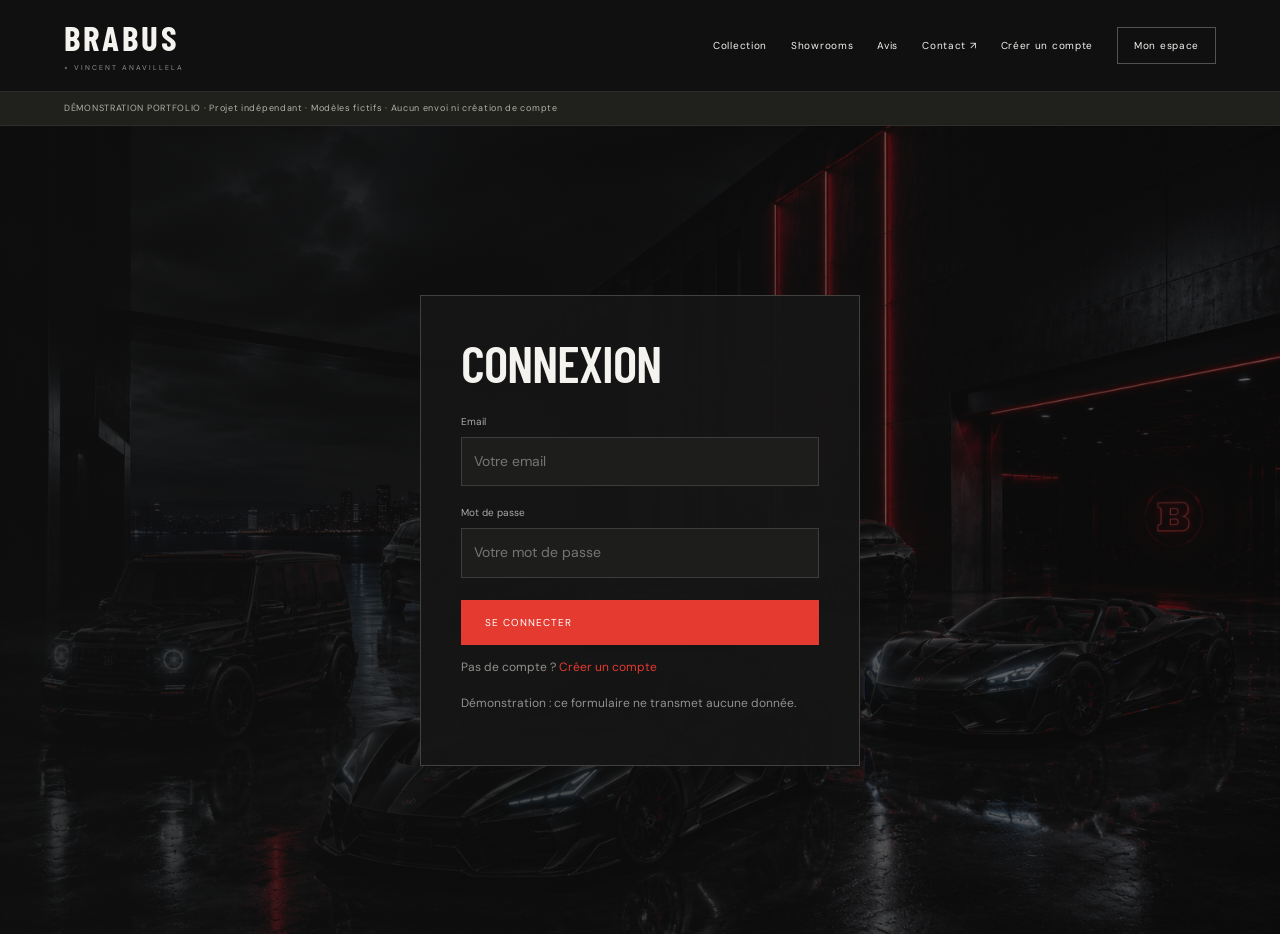
<file: brabus/connexion.html>
<!DOCTYPE html>
<html lang="fr">

<head>
    <meta charset="UTF-8"><meta name="viewport" content="width=device-width,initial-scale=1">
    <title>Connexion — BRABUS</title>
    <link rel="stylesheet" href="css/style.css">
<script src="js/config.js"></script></head>

<body>
    <a class="skip" href="#main">Aller au contenu</a><header class="navbar"><a href="index.html" class="logo">BRABUS<span>× VINCENT ANAVILLELA</span></a><button class="menu-toggle" aria-expanded="false" aria-controls="navigation">Menu +</button><nav id="navigation" aria-label="Navigation principale"><a href="index.html#vehicules">Collection</a><a href="index.html#boutiques">Showrooms</a><a href="avis.html">Avis</a><a href="index.html#contact">Contact ↗</a><a id="inscription" href="inscription.html">Créer un compte</a><a id="connexion" class="account-link" href="connexion.html">Mon espace</a><a id="lienAdmin" href="admin/dashboard.html" style="display:none">Administration</a><a id="logout" href="#" style="display:none">Déconnexion</a></nav></header>
    <main id="main" class="auth-page">
        <form id="formConnexion" class="auth-card">
            <h1>Connexion</h1>
                <label for="field-1">Email</label><input id="field-1" type="email" name="email" placeholder="Votre email" required>
                <label for="field-2">Mot de passe</label><input id="field-2" type="password" name="password" placeholder="Votre mot de passe" required>
                <button>Se connecter</button>
                <p>Pas de compte ? <a href="inscription.html">Créer un compte</a></p>
        </form>
    </main>
    <script src="js/auth.js"></script>
<script src="js/ui.js"></script></body> 

</html>
</file>
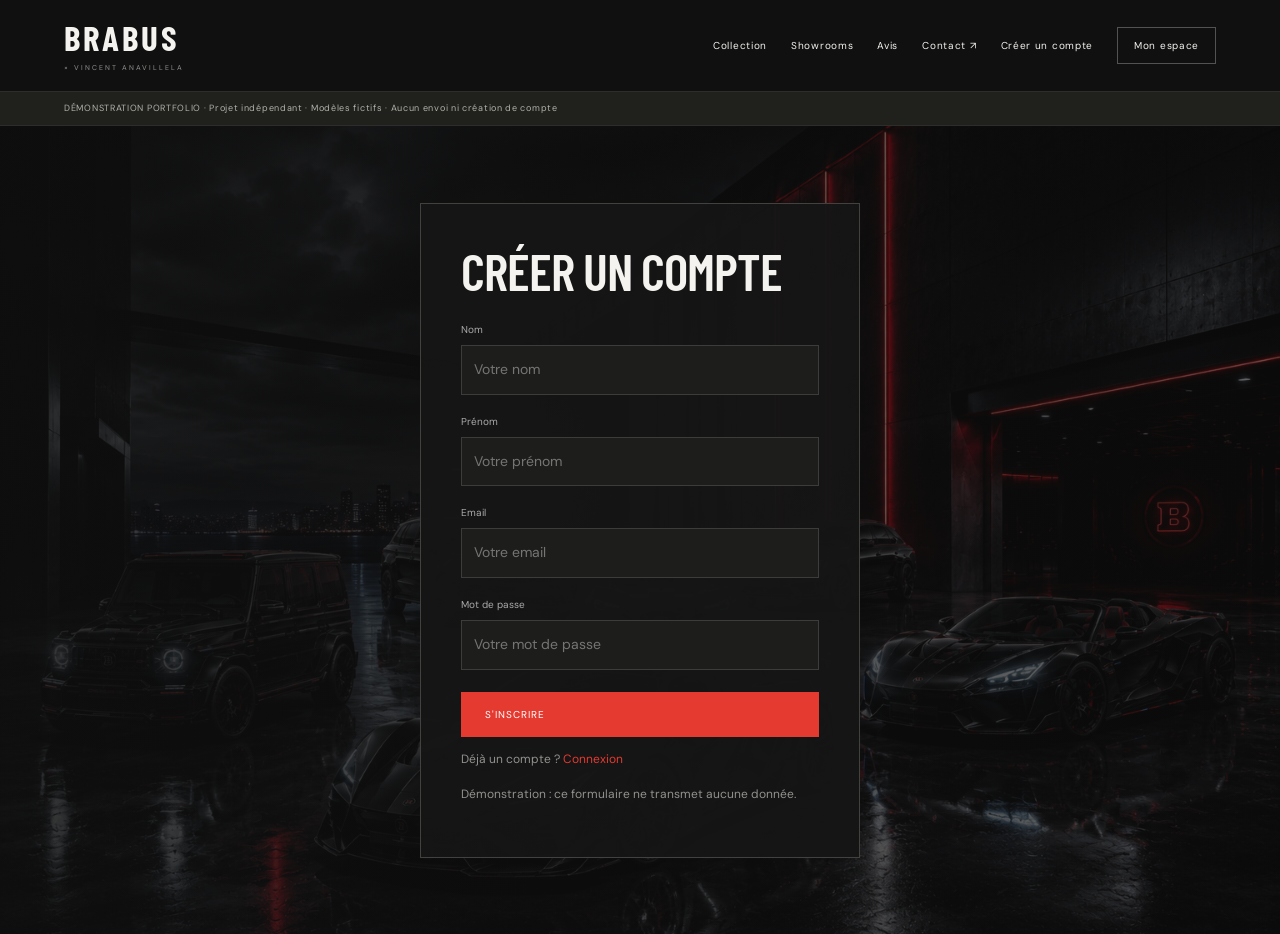
<file: brabus/inscription.html>
<!DOCTYPE html>
<html lang="fr">

<head>
    <meta charset="UTF-8"><meta name="viewport" content="width=device-width,initial-scale=1">
    <title>Inscription - Brabus</title>
    <link rel="stylesheet" href="css/style.css">
<script src="js/config.js"></script></head>

<body>
    <a class="skip" href="#main">Aller au contenu</a><header class="navbar"><a href="index.html" class="logo">BRABUS<span>× VINCENT ANAVILLELA</span></a><button class="menu-toggle" aria-expanded="false" aria-controls="navigation">Menu +</button><nav id="navigation" aria-label="Navigation principale"><a href="index.html#vehicules">Collection</a><a href="index.html#boutiques">Showrooms</a><a href="avis.html">Avis</a><a href="index.html#contact">Contact ↗</a><a id="inscription" href="inscription.html">Créer un compte</a><a id="connexion" class="account-link" href="connexion.html">Mon espace</a><a id="lienAdmin" href="admin/dashboard.html" style="display:none">Administration</a><a id="logout" href="#" style="display:none">Déconnexion</a></nav></header>
    <main id="main" class="auth-page">
        <form id="formInscription" class="auth-card">
            <h1>Créer un compte</h1><label for="field-1">Nom</label><input id="field-1" type="text" name="nom" placeholder="Votre nom" required>
                <label for="field-2">Prénom</label><input id="field-2" type="text" name="prenom" placeholder="Votre prénom" required>
                <label for="field-3">Email</label><input id="field-3" type="email" name="email" placeholder="Votre email" required>
                <label for="field-4">Mot de passe</label><input id="field-4" type="password" name="password" placeholder="Votre mot de passe" required>
                <button>S'inscrire</button>
            <p>Déjà un compte ? <a href="connexion.html">Connexion</a></p>
        </form>
    </main>
    <script src="js/auth.js"></script>
<script src="js/ui.js"></script></body> 

</html>
</file>
<file: style.css>
:root{--bg:#11130f;--panel:#1b1e18;--ink:#f2f1e9;--muted:#a2a79b;--green:#c5f46b;--line:#34382e}*{box-sizing:border-box}html{scroll-behavior:smooth;scroll-padding-top:90px}body{margin:0;background:var(--bg);color:var(--ink);font-family:'DM Sans',Arial,sans-serif;font-size:16px;line-height:1.65}a{color:inherit;text-decoration:none}button,input,textarea{font:inherit}button,a,input,textarea,summary{-webkit-tap-highlight-color:transparent}a:focus-visible,button:focus-visible,summary:focus-visible,input:focus-visible,textarea:focus-visible{outline:2px solid var(--green);outline-offset:6px}button{cursor:pointer}::selection{background:var(--green);color:var(--bg)}header{height:96px;margin:0 5%;display:flex;align-items:center;justify-content:space-between;border-bottom:1px solid var(--line);gap:30px}.brand{font-size:44px;font-weight:800;letter-spacing:-5px;line-height:1}.brand span{font-size:12px;letter-spacing:0;vertical-align:top;margin-left:6px}nav{display:flex;gap:36px;font-size:14px}nav a:hover,.text-link:hover{color:var(--green)}nav span{color:var(--green)}.cv{border:1px solid var(--line);padding:10px 19px;border-radius:100px;font-size:13px}.cv:hover{background:var(--green);color:var(--bg)}.menu{display:none}.skip{position:absolute;left:20px;top:-100px;background:var(--green);color:var(--bg);padding:12px;z-index:10}.skip:focus{top:12px}.hero{padding:30px 5% 0;max-width:1700px;margin:auto}.hero-meta,.hero-foot,.section-top{display:flex;justify-content:space-between;gap:20px;font-size:10px;letter-spacing:1.8px}.hero-meta{color:var(--muted)}i{display:inline-block;width:7px;height:7px;background:var(--green);border-radius:50%;margin-right:10px}.hero-grid{display:grid;grid-template-columns:1.15fr 1fr;gap:5%;align-items:center;padding:58px 0 66px}h1,h2,h3,p{margin-top:0}h1,h2,h3{font-family:'Manrope',Arial,sans-serif}h1{font-size:clamp(64px,7.7vw,118px);line-height:1.02;letter-spacing:-7px;font-weight:600;margin-bottom:30px}em{font-style:normal;color:var(--green)}.intro{color:#b3b7ac;font-size:17px;max-width:400px;margin-bottom:30px}.button{display:inline-flex;align-items:center;gap:45px;background:var(--green);color:var(--bg);padding:15px 22px;border:0;border-radius:4px;font-size:14px;font-weight:700;transition:transform .2s}.button:hover{transform:translateY(-3px)}.button span{font-size:24px;line-height:1}.visual{position:relative;aspect-ratio:1/1.05;background:radial-gradient(ellipse at 50% 45%,#303b23 0,transparent 65%),linear-gradient(135deg,#22271d,#161a13);border:1px solid #414b34;border-radius:6px;overflow:hidden;perspective:650px}.visual:before{content:'';position:absolute;inset:0;background-image:linear-gradient(#c5f46b09 1px,transparent 1px),linear-gradient(90deg,#c5f46b09 1px,transparent 1px);background-size:32px 32px;mask-image:linear-gradient(black,transparent)}.visual-top{position:absolute;top:23px;left:23px;right:23px;display:flex;justify-content:space-between;font-size:9px;letter-spacing:2px;color:#b5c19f}.orbit{position:absolute;left:13%;top:15%;width:74%;height:62%;border:1px solid #b6e87770;border-radius:50%;transform:rotate(-35deg);box-shadow:0 0 20px #c5f46b09}.orbit-two{transform:rotate(55deg) scaleX(.55);border-color:#d0f99e}.orbit-three{transform:rotate(-35deg) scaleX(.5);border-color:#6e8c45}.code-symbol{position:absolute;top:22%;left:15%;width:70%;text-align:center;font-family:monospace;font-size:clamp(80px,11vw,170px);font-weight:700;color:var(--green);letter-spacing:-17px;transform:rotate(-12deg);text-shadow:7px 7px 0 #455a2d,14px 14px 0 #26341b;animation:float 7s ease-in-out infinite}.code-symbol span{color:#edfdd6}.coordinate{position:absolute;top:70%;right:7%;font-size:8px;letter-spacing:2px;color:#879975}.terminal{position:absolute;bottom:6%;left:6%;width:88%;border:1px solid #536540;background:#10170ee6;border-radius:5px;padding:17px 20px;transform:rotate(-3deg);font-family:monospace;font-size:12px;box-shadow:0 20px 30px #0003}.terminal-label{font-size:9px;color:#7e936c}.terminal p{margin:9px 0;color:#e1e8d9}.terminal b{color:#b6dbe8;font-weight:400}.terminal q{color:var(--green)}.terminal-bottom{display:flex;align-items:center;font-size:9px;color:#93ac7f;border-top:1px solid #34462b;padding-top:10px}.terminal-bottom span{margin-left:auto}.hero-foot{border-top:1px solid var(--line);padding:24px 0;color:var(--muted)}.ticker{display:flex;justify-content:space-around;gap:22px;padding:20px 3%;background:var(--green);color:#17200d;font-size:12px;font-weight:700;letter-spacing:1.2px;overflow:hidden;white-space:nowrap}.ticker b{font-size:20px;line-height:1}.section{max-width:1700px;margin:auto;padding:96px 5%;scroll-margin-top:24px}.section-top{margin-bottom:42px}.eyebrow{font-size:10px;letter-spacing:1.8px;color:var(--green)}.subtle{color:var(--muted);font-size:11px;letter-spacing:1px}.section-title{display:flex;align-items:flex-end;justify-content:space-between;gap:40px;margin-bottom:45px}h2{font-size:clamp(40px,4.5vw,70px);line-height:1.1;font-weight:500;letter-spacing:-3px;margin-bottom:0}.section-title>p{max-width:345px;color:var(--muted);font-size:14px;margin:0 0 5px}.project{display:block;border:1px solid var(--line);border-radius:7px;overflow:hidden;transition:border-color .3s,transform .3s}.project:hover{border-color:#819a5d;transform:translateY(-4px)}.featured{display:grid;grid-template-columns:1.6fr 1fr;background:var(--panel)}.project-image{background:#282e22;padding:36px;overflow:hidden}.project-image img{display:block;width:100%;height:auto;border-radius:3px}.featured .project-image{display:flex;flex-direction:column;justify-content:center;padding:38px}.browser-bar{display:flex;align-items:center;background:#151812;padding:10px;border-radius:4px 4px 0 0}.browser-bar i{width:5px;height:5px;margin-right:5px;background:#59614f}.browser-bar span{margin:auto;font-size:8px;letter-spacing:1px;color:#a1ac93}.project-info{padding:45px;display:flex;flex-direction:column;justify-content:center}h3{font-size:31px;line-height:1.2;letter-spacing:-1px;font-weight:500;margin-bottom:17px}.project-info h3{font-size:50px;margin:20px 0}.project p{font-size:14px;color:var(--muted)}.tags{display:flex;flex-wrap:wrap;gap:8px}.tags span{border:1px solid #454c3a;border-radius:100px;padding:4px 10px;font-size:10px;color:#c3cbb6}.project-link{display:flex;justify-content:space-between;margin-top:38px;font-size:13px}.project-link b{color:var(--green);font-size:25px;font-weight:400}.project-bottom{display:grid;grid-template-columns:1fr 1fr;gap:25px;margin-top:25px}.todo .project-image{height:285px;padding:35px 45px;background:#d2d7c5}.todo .project-image img{height:100%;object-fit:contain}.project-caption{padding:30px;display:flex;align-items:center;justify-content:space-between;gap:20px}.project-caption .eyebrow{display:block;margin-bottom:15px}.project-caption p{margin-bottom:0}.round-arrow{border:1px solid var(--line);border-radius:50%;width:45px;height:45px;display:grid;place-items:center;font-size:24px;flex-shrink:0;color:var(--green)}.future{background:#20251b}.future>.eyebrow{display:block;padding:25px 30px}.future-art{height:234px;font-size:110px;letter-spacing:-9px;display:flex;align-items:center;justify-content:center;color:#b3c799;font-weight:700;position:relative}.future-art span{font-size:35px;letter-spacing:-2px;align-self:center;writing-mode:vertical-rl}.future-art b{position:absolute;right:45px;top:20px;color:#4f603b;font-size:70px}.about{background:#e9e9df;color:#20251a;max-width:none}.about .eyebrow{color:#535e41}.about .subtle{color:#666e5e}.about-grid{display:grid;grid-template-columns:1fr 1fr;gap:10%}.about h2 em{color:#6e814e}.asterisk{display:block;color:#849562;font-size:130px;line-height:1.3;margin-top:30px}.about p{color:#5c6355;font-size:15px}.about .large-copy{font-size:25px;color:#252d1b;line-height:1.6}.text-link{display:inline-block;border-bottom:1px solid #8b947d;padding-bottom:5px;font-size:13px;margin-top:15px}.skills{margin-top:38px}.skills div{padding:16px 0;border-top:1px solid #c5cbbb}.skills span{font-size:9px;letter-spacing:1.5px;color:#6c775d}.skills p{margin:6px 0 0;color:#28311f}.certificates{display:grid;grid-template-columns:1fr 1fr;column-gap:50px}.certificates a{display:flex;gap:22px;align-items:center;padding:22px 0;border-top:1px solid var(--line)}.certificates img{width:62px;height:62px;object-fit:contain}.certificates small{display:block;color:var(--muted);font-size:8px;letter-spacing:1.5px;margin-bottom:5px}.certificates span{font-size:14px}.certificates b{margin-left:auto;font-size:22px;font-weight:400;color:var(--green)}.certificates a:hover span{color:var(--green)}.watch{border-top:1px solid var(--line);border-bottom:1px solid var(--line);display:grid;grid-template-columns:.7fr 1.6fr .3fr;gap:30px;background:#181c14}.watch h2{font-size:48px;margin-bottom:25px}.watch p{max-width:500px;color:var(--muted);font-size:14px}.watch .subtle{font-size:11px}.watch-mark{font-size:100px;color:var(--green);line-height:1}.contact{padding-bottom:75px}.contact h2{font-size:clamp(60px,8vw,120px);margin:35px 0 45px;position:relative;letter-spacing:-5px}.contact h2>span{position:absolute;right:0;top:0;color:var(--green)}.contact-grid{display:grid;grid-template-columns:1fr 1.3fr;gap:10%}.contact-grid>p{max-width:310px;color:var(--muted)}.email{font-size:clamp(14px,1.7vw,26px);border-bottom:1px solid var(--line);padding-bottom:15px;display:block;overflow-wrap:anywhere}.copy{background:none;border:0;color:var(--green);padding:13px 0;font-size:12px}.copy:hover{text-decoration:underline}#copy-status{font-size:12px;margin-left:15px;color:var(--muted)}.message{margin-top:35px;border-top:1px solid var(--line);padding-top:20px}.message summary{cursor:pointer;font-size:14px;list-style:none}.message summary span{float:right;color:var(--green)}form{max-width:650px;margin:30px 0}label{display:block;color:var(--muted);font-size:12px;margin-bottom:18px}input,textarea{display:block;width:100%;background:var(--panel);border:1px solid var(--line);color:var(--ink);border-radius:4px;margin-top:8px;padding:12px}form p{font-size:12px;color:var(--muted);margin-top:14px}footer{border-top:1px solid var(--line);margin:0 5%;padding:28px 0;display:flex;align-items:center;justify-content:space-between;gap:20px}footer>span,footer>a:last-child{font-size:10px;letter-spacing:1px;color:var(--muted)}.reveal{opacity:0;transform:translateY(20px);transition:opacity .7s,transform .7s}.visible{opacity:1;transform:none}.case-main{max-width:1150px;margin:auto;padding:65px 5%}.case-main h1{font-size:80px;margin-top:30px}.case-main .lead{color:var(--muted);max-width:700px;font-size:20px}.case-image{width:100%;margin:35px 0;border-radius:8px}.case-body{display:grid;grid-template-columns:1.5fr 1fr;gap:65px;margin:25px 0 70px}.case-body h2{font-size:28px;letter-spacing:-1px;margin-bottom:20px}.case-body p{color:var(--muted)}.case-body .tags{margin-bottom:30px}.back{font-size:12px;color:var(--muted)}.case-note{padding:20px;border:1px solid var(--line);color:var(--muted);font-size:14px;border-radius:6px}.case-main .future-art{background:var(--panel);border-radius:8px;height:350px;margin:40px 0}@keyframes float{50%{transform:translateY(-10px) rotate(-8deg)}}
@media(min-width:1700px){header,footer{max-width:1530px;margin:auto}}@media(max-width:900px){nav{gap:20px}h1{letter-spacing:-4px}.hero-grid{gap:30px}.project-info{padding:25px}.project-info h3{font-size:36px}.project-image,.featured .project-image{padding:20px}.section{padding-top:70px;padding-bottom:70px}.watch{grid-template-columns:1fr 2fr}.watch-mark{display:none}.contact-grid{gap:30px}.terminal{font-size:10px;padding:12px}.coordinate{display:none}.visual-top{font-size:7px}.certificates{column-gap:25px}.case-body{gap:30px}}
@media(max-width:650px){header{height:78px;gap:15px}.brand{font-size:38px}.cv{font-size:11px;padding:8px 12px;margin-left:auto}.menu{display:block;background:none;color:var(--ink);border:0;font-size:12px;order:3}nav{display:none;position:absolute;top:78px;left:0;right:0;z-index:5;background:#1b2117;padding:25px 5%;border-bottom:1px solid var(--line)}nav.open{display:flex;flex-direction:column;gap:22px}.hero-meta>span:last-child{display:none}.hero{padding-top:24px}.hero-grid{grid-template-columns:1fr;padding:40px 0 30px;gap:45px}h1{font-size:70px;letter-spacing:-4px}.intro{font-size:15px}.visual{max-width:450px;width:100%;aspect-ratio:1.15;justify-self:center}.code-symbol{font-size:125px;top:15%}.orbit{top:6%;height:70%}.terminal{font-size:11px}.visual-top{font-size:8px;top:15px}.hero-foot{font-size:8px;letter-spacing:.5px}.hero-foot span{max-width:140px}.ticker{justify-content:flex-start;font-size:10px;padding:15px 20px;gap:22px}.section-top{margin-bottom:30px}.section-top .subtle{display:none}.section{padding:58px 5%}h2{font-size:43px;letter-spacing:-2px}.section-title{display:block}.section-title>p{margin-top:25px}.featured,.project-bottom,.about-grid,.certificates,.contact-grid,.case-body{grid-template-columns:1fr}.project-info{padding:28px}.project-info h3{margin:15px 0}.project-link{margin-top:25px}.project-bottom{gap:20px;margin-top:20px}.todo .project-image{height:235px;padding:25px}.project-caption{padding:25px}h3{font-size:27px}.future-art{height:200px}.about-grid{gap:30px}.asterisk{display:none}.about .large-copy{font-size:22px}.watch{display:block}.watch>div{margin-top:25px}.watch h2{font-size:40px}.contact h2{font-size:63px;letter-spacing:-3px}.contact h2>span{font-size:50px}.contact-grid{gap:15px}.email{font-size:16px}footer{flex-wrap:wrap}footer>span{font-size:9px}footer>a:last-child{font-size:8px}.case-main h1{font-size:54px;letter-spacing:-3px}.case-main .lead{font-size:17px}.case-body{gap:30px}}
@media(prefers-reduced-motion:reduce){html{scroll-behavior:auto}*,*:before,*:after{animation:none!important;transition:none!important}.reveal{opacity:1;transform:none}}

/* Full name in the portfolio header and footer. */
.brand{font-size:clamp(16px,2vw,26px);letter-spacing:-.7px;line-height:1.15}header>.brand{max-width:230px}@media(max-width:650px){header{gap:10px}header>.brand{max-width:145px;font-size:18px}footer>.brand{font-size:20px}}

/* Internship and education timeline. */
.internship{margin:30px 0;padding:25px;border:1px solid var(--green);border-radius:8px;background:var(--panel)}.internship h3{font-size:clamp(23px,3vw,34px);margin:14px 0}.internship p{color:var(--muted)}.timeline{list-style:none;padding:0 0 0 30px;margin:45px 0;border-left:1px solid var(--line);max-width:850px}.timeline li{position:relative;padding:0 0 38px 15px}.timeline li:last-child{padding-bottom:0}.timeline li:before{content:'';position:absolute;left:-37px;top:7px;width:12px;height:12px;border-radius:50%;background:var(--green)}.timeline-date{font-size:11px;letter-spacing:1px;color:var(--green)}.timeline h3{font-size:clamp(24px,3vw,32px);margin:10px 0}.timeline p{color:var(--muted);margin-bottom:8px}.journey-certifications{border-top:1px solid var(--line);padding-top:25px}.journey-certifications p{margin-top:15px}@media(min-width:651px){header nav{gap:clamp(12px,2vw,30px)}}

/* Graphic chronological journey. */
.journey{overflow:hidden;background:radial-gradient(ellipse at 50% 45%,#c5f46b07,transparent 65%)}.journey-track{position:relative;list-style:none;margin:70px auto 55px;padding:0;max-width:1120px}.journey-track:before{content:'';position:absolute;top:0;bottom:0;left:50%;width:2px;background:linear-gradient(var(--green),#c5f46b55 70%,#c5f46b22)}.journey-track>li{position:relative;display:grid;grid-template-columns:1fr 1fr;column-gap:110px;align-items:center;margin:0 0 50px}.journey-track>li:before{content:'';position:absolute;left:50%;top:50%;width:14px;height:14px;border:3px solid var(--bg);background:var(--green);border-radius:50%;transform:translate(-6px,-50%);box-shadow:0 0 0 1px #c5f46b55,0 0 25px #c5f46b22}.journey-year{font-family:'Manrope',Arial,sans-serif;font-size:clamp(60px,8vw,114px);line-height:1;letter-spacing:-7px;font-weight:600;color:var(--green);text-align:right}.journey-year>span{display:block;font-family:'DM Sans',Arial,sans-serif;font-size:10px;letter-spacing:2px;color:var(--muted);margin-top:18px;line-height:1.6}.journey-card{position:relative;border:1px solid var(--line);border-radius:14px;padding:30px;background:linear-gradient(145deg,#23291d,#171b14);transition:border-color .2s,transform .2s}.journey-card:hover{border-color:#c5f46b88;transform:translateY(-4px)}.journey-card:before{content:'';position:absolute;width:55px;height:1px;background:var(--line);right:100%;top:50%}.journey-type{font-size:10px;letter-spacing:1.5px;color:var(--green)}.journey-period{font-size:12px;color:var(--muted);margin:14px 0 20px}.journey-card h3{font-size:clamp(26px,3vw,39px);line-height:1.12;letter-spacing:-1.5px;margin-bottom:20px}.journey-card>p:not(.journey-period){font-size:14px;color:var(--muted);margin-bottom:14px}.journey-card .journey-diploma{color:var(--ink)!important;font-weight:600}.journey-tags{display:flex;gap:7px;flex-wrap:wrap;margin-top:23px}.journey-tags>span{font-size:10px;padding:5px 9px;border:1px solid var(--line);border-radius:100px;color:#bcc5b0}.journey-track>li:nth-child(even) .journey-year{grid-column:2;grid-row:1;text-align:left}.journey-track>li:nth-child(even) .journey-card{grid-column:1;grid-row:1}.journey-track>li:nth-child(even) .journey-card:before{left:100%;right:auto}.journey-next .journey-card{border-color:#c5f46b66;background:linear-gradient(145deg,#2c3720,#192015)}.journey-next:before{box-shadow:0 0 0 7px #c5f46b15!important}.journey-next .text-link{display:inline-block;margin-top:10px;font-size:13px}.journey-badges{display:flex;align-items:center;justify-content:center;flex-wrap:wrap;gap:20px;border-top:1px solid var(--line);padding-top:30px}.journey-badges>a{display:flex;align-items:center;gap:17px;padding:12px 20px;border:1px solid var(--line);border-radius:100px}.journey-badges strong{font-size:15px}.journey-badges a span{font-size:11px;color:var(--muted)}.journey-badges b{color:var(--green)}
@media(max-width:750px){.journey-track{margin-top:45px;padding-left:28px}.journey-track:before{left:5px}.journey-track>li{display:flex;flex-direction:column;align-items:stretch;gap:20px;margin-bottom:40px}.journey-track>li:before{left:-23px;top:30px}.journey-year,.journey-track>li:nth-child(even) .journey-year{text-align:left;font-size:65px;letter-spacing:-4px}.journey-year>span{display:inline-block;margin:0 0 0 18px;font-size:8px;max-width:130px;vertical-align:middle;letter-spacing:1px}.journey-card{padding:24px}.journey-card:before{display:none}.journey-card h3{font-size:32px}.journey-badges{justify-content:flex-start;gap:12px}.journey-badges>.eyebrow{width:100%}}

/* Portfolio : compétences, veille et informations personnelles */
.skill-grid{display:grid;grid-template-columns:repeat(2,minmax(0,1fr));gap:20px}.info-card,.source-card{border:1px solid var(--line);background:var(--panel);border-radius:8px;padding:28px}.info-card h3,.source-card h3{font-size:24px;letter-spacing:-.6px;margin:18px 0 16px}.info-card p,.source-card p,.project-detail>p{color:var(--muted);font-size:15px}.section-note{font-size:13px;color:var(--muted);margin:24px 0}.section-note a,.legal-copy a,#contact-privacy a{color:var(--green);text-decoration:underline;text-underline-offset:3px}.watch-section{background:#181c14;border-block:1px solid var(--line)}.watch-intro{display:grid;grid-template-columns:1.3fr 1fr;gap:35px;margin:36px 0}.watch-intro h3{font-size:26px}.watch-intro p{color:var(--muted)}.pearltrees-slot{border:1px dashed #65744e;padding:25px;border-radius:8px;align-self:start}.pearltrees-slot p{margin:15px 0 0}.watch-toolbar{display:flex;justify-content:space-between;align-items:center;gap:15px;margin-top:50px}.watch-toolbar h3{margin:0}.watch-controls{display:flex;gap:10px}.watch-controls[hidden]{display:none}.watch-controls button{background:var(--panel);color:var(--green);border:1px solid var(--line);border-radius:50%;width:46px;height:46px;font-size:24px}.watch-controls button:disabled{opacity:.35;cursor:default}.watch-rail{display:flex;gap:20px;overflow-x:auto;scroll-snap-type:x mandatory;padding:4px 2px 20px;scrollbar-color:var(--green) var(--panel)}.source-card{flex:0 0 340px;scroll-snap-align:start;display:flex;flex-direction:column}.source-card .text-link{margin-top:auto;align-self:start}.watch-method{margin-top:25px;border-block:1px solid var(--line);padding:22px 0}.watch-method summary{cursor:pointer;color:var(--green)}.watch-method li{margin:12px 0;color:var(--muted)}.watch-method p{font-size:13px;color:var(--muted)}.project-detail{border-top:1px solid var(--line);padding-top:45px;margin-bottom:60px}.project-detail>h2{font-size:32px;letter-spacing:-1px;margin:35px 0 24px}.technical-figure{margin:32px 0;background:var(--panel);padding:20px;border:1px solid var(--line);border-radius:8px}.technical-figure img{display:block;width:100%;height:auto}.technical-figure figcaption{font-size:13px;color:var(--muted);margin-top:15px}.table-scroll{overflow-x:auto}table{border-collapse:collapse;width:100%;font-size:14px}th,td{text-align:left;vertical-align:top;padding:18px;border-bottom:1px solid var(--line)}th{color:var(--green)}td{color:var(--muted)}.legal-copy{max-width:850px}.legal-copy h1{font-size:clamp(38px,6vw,70px);letter-spacing:-2px;overflow-wrap:anywhere}.legal-copy h2{font-size:28px;letter-spacing:-.8px;margin:40px 0 18px}.legal-copy p{color:var(--muted)}footer{flex-wrap:wrap}footer .legal-link{font-size:12px;color:var(--muted);letter-spacing:0}header .brand,footer .brand{font-size:24px;letter-spacing:-1px;white-space:nowrap}header{gap:20px}nav{gap:20px}#contact-privacy{line-height:1.7}
@media(max-width:1000px) and (min-width:651px){header{flex-wrap:wrap;height:auto;padding:22px 0}header nav{order:3;width:100%;justify-content:space-between;gap:12px}}
@media(max-width:650px){.skill-grid,.watch-intro{grid-template-columns:1fr}.info-card,.source-card{padding:22px}.source-card{flex-basis:86%}.watch-toolbar h3{font-size:24px}.technical-figure{padding:8px;margin-inline:0}.project-detail>h2{font-size:28px}.legal-copy h1{font-size:38px}.brand{white-space:normal!important}footer{align-items:flex-start;gap:24px}th,td{padding:12px;min-width:150px}}
@media(prefers-reduced-motion:reduce){html{scroll-behavior:auto}*,*::before,*::after{animation:none!important;transition:none!important}.reveal{opacity:1;transform:none}}
</file>
<file: brabus/css/style.css>
@import url('https://fonts.googleapis.com/css2?family=Barlow+Condensed:wght@500;600;700;800&family=DM+Sans:wght@400;500;600;700&display=swap');
:root{--bg:#101010;--panel:#191919;--ink:#f4f3ef;--muted:#91918e;--red:#e53a30;--line:#2d2d2c}*{box-sizing:border-box}html{scroll-behavior:smooth;scroll-padding-top:85px}body{background:var(--bg);color:var(--ink);margin:0;font:14px/1.7 'DM Sans',Arial,sans-serif}a{color:inherit;text-decoration:none}button,input,textarea,select{font:inherit}button{cursor:pointer}button:disabled{opacity:.5;cursor:wait}a:focus-visible,button:focus-visible,input:focus-visible,textarea:focus-visible,select:focus-visible{outline:2px solid var(--red);outline-offset:4px}::selection{background:var(--red);color:white}.skip{position:absolute;top:-100px;background:var(--red);padding:10px;z-index:10}.skip:focus{top:10px}.navbar{height:92px;padding:0 5%;background:#101010;display:flex;align-items:center;justify-content:space-between;gap:30px;border-bottom:1px solid var(--line)}.logo{font-family:'Barlow Condensed',Impact,sans-serif;font-size:35px;font-weight:700;letter-spacing:3px;line-height:1}.logo span{display:block;font:7px 'DM Sans',Arial;letter-spacing:2px;color:var(--muted);margin-top:8px}.navbar nav{display:flex;align-items:center;gap:24px}.navbar nav a{font-size:10px;letter-spacing:.7px}.navbar nav a:hover{color:var(--red)}.account-link{border:1px solid #525250;padding:9px 16px}.menu-toggle{display:none}.hero{height:690px;min-height:600px;position:relative;overflow:hidden}.hero-image{position:absolute;inset:0;background:url('../images/home/test2.png') center right/cover no-repeat;transition:opacity .3s}.hero-shade{position:absolute;inset:0;background:linear-gradient(90deg,#0b0b0bec 0,#0b0b0b80 43%,#0b0b0b00 75%),linear-gradient(0deg,#0b0b0b 0,transparent 40%)}.hero-top{position:absolute;top:25px;left:5%;right:5%;display:flex;justify-content:space-between;font-size:8px;letter-spacing:2px;color:#bbb}.hero-text{position:absolute;top:110px;left:5%;max-width:650px}.subtitle,.eyebrow{font-size:9px;letter-spacing:2.5px;color:var(--red)}h1,h2,h3{font-family:'Barlow Condensed',Impact,sans-serif;line-height:1;text-transform:uppercase;font-weight:600;margin-top:0}h1{font-size:clamp(75px,8vw,126px);letter-spacing:-1px;margin-bottom:25px}em{font-style:normal;color:var(--red)}.hero-copy{font-size:13px;color:#bdbdb9;margin-bottom:30px}.btn,form button{display:inline-flex;align-items:center;justify-content:space-between;gap:35px;background:var(--red);border:1px solid var(--red);padding:13px 23px;font-size:10px;letter-spacing:1px;color:white;text-transform:uppercase}.btn:hover,form button:hover{background:#b72820}.btn span{font-size:21px}.outline{background:none;color:var(--ink);border-color:#555}.hero-bottom{position:absolute;bottom:25px;left:5%;right:5%;display:flex;justify-content:space-between;align-items:center;border-top:1px solid #ffffff30;padding-top:22px;font-size:8px;letter-spacing:1.5px}.slider-controls{display:flex;align-items:center;gap:22px}.slider-btn{background:none;border:1px solid #555;width:36px;height:36px;color:white}.slider-btn:hover{background:var(--red);border-color:var(--red)}.manifesto{padding:45px 5%;display:flex;justify-content:space-between;align-items:center;gap:30px;border-bottom:1px solid var(--line)}.manifesto>span{font-size:8px;color:var(--muted);letter-spacing:1.5px}.manifesto p{font-family:'Barlow Condensed',Impact;font-size:30px;text-transform:uppercase;line-height:1.2;margin:0}.manifesto em{color:#82827e}.section{padding:90px 5%;max-width:1700px;margin:auto}.section-top{display:flex;justify-content:space-between;font-size:8px;letter-spacing:2px;color:var(--muted);margin-bottom:35px}.section-top>span:first-child{color:var(--red)}.section-title{display:flex;justify-content:space-between;align-items:flex-end;gap:30px;margin-bottom:35px}h2{font-size:clamp(45px,5vw,76px);margin-bottom:0}.section-title>p{font-size:12px;color:var(--muted);margin:0;max-width:320px}.catalog-tools{display:flex;justify-content:space-between;gap:20px;border-bottom:1px solid var(--line);padding-bottom:18px}.filters{display:flex;gap:8px}.filters button{background:none;border:1px solid var(--line);color:#a7a7a2;font-size:10px;padding:9px 15px}.filters button.active{background:var(--ink);border-color:var(--ink);color:#151515}.catalog-search input{background:none;color:var(--ink);border:0;border-bottom:1px solid #555;padding:9px 5px;font-size:10px;width:180px}.vehicule-grid{display:grid;grid-template-columns:repeat(3,1fr);gap:23px}.vehicule-card{border:1px solid var(--line);background:var(--panel);transition:border-color .2s}.vehicule-card:hover{border-color:#7a423e}.car-image-wrap{height:230px;overflow:hidden;background:#222}.car-img{width:100%;height:100%;object-fit:cover;transition:transform .4s}.vehicule-card:hover .car-img{transform:scale(1.045)}.vehicule-content{padding:23px}.card-type{font-size:8px;color:var(--red);letter-spacing:1.8px;text-transform:uppercase}.vehicule-content h3{font-size:33px;margin:13px 0}.vehicule-content p{font-size:11px;color:var(--muted)}.specs{display:flex;gap:15px;font-size:10px;color:#bbb;border-top:1px solid var(--line);padding-top:15px;margin-top:20px}.vehicule-content .btn{display:flex;background:none;border:0;border-top:1px solid var(--line);padding:17px 0 0;margin-top:20px;color:#ddd}.vehicule-content .btn:hover{color:var(--red)}#catalog-status{font-size:11px;color:var(--muted);min-height:17px;margin:12px 0 20px}.editorial{display:grid;grid-template-columns:1.3fr 1fr;background:#191919}.editorial img{width:100%;height:470px;object-fit:cover}.editorial>div{padding:65px 12%;display:flex;flex-direction:column;justify-content:center}.editorial h2{font-size:65px;margin:18px 0 25px}.editorial p{font-size:12px;color:var(--muted)}.text-link{font-size:10px;letter-spacing:1px;border-bottom:1px solid #555;padding:15px 0;align-self:flex-start}.boutiques-grid{display:grid;grid-template-columns:repeat(3,1fr);gap:20px}.boutique-card{padding:30px;background:var(--panel);border:1px solid var(--line)}.boutique-card h3{font-size:26px}.boutique-card p{font-size:12px;color:var(--muted)}.empty-notice{border:1px solid var(--line);padding:25px;color:var(--muted);font-size:12px;grid-column:1/-1}.compact{border-top:1px solid var(--line)}.contact-section{background:#191919;max-width:none;display:grid;grid-template-columns:1fr 1fr;gap:10%}.contact-section h2{margin:25px 0}.contact-section p{font-size:12px;color:var(--muted)}.small-note{max-width:270px;margin-top:35px}.form-card{max-width:600px;border:1px solid var(--line);padding:30px;background:#111}.form-card h3{font-size:28px;margin-bottom:25px}form label{display:block;font-size:10px;color:#aaa;margin:18px 0 7px}input,textarea,select{border:1px solid #3c3c3a;background:#1d1d1b;color:var(--ink);padding:12px;width:100%;border-radius:0}textarea{min-height:120px;resize:vertical}form button{margin-top:22px;width:100%}.message-connexion{font-size:12px;color:var(--muted);line-height:1.8}.message-connexion a{color:var(--red)}footer{display:flex;align-items:center;justify-content:space-between;gap:30px;padding:40px 5%;border-top:1px solid var(--line)}footer p{font-size:9px;color:var(--muted)}footer>a:last-child{font-size:8px;letter-spacing:1px}.auth-page{min-height:calc(100vh - 92px);display:grid;place-items:center;padding:60px 20px;background:linear-gradient(90deg,#101010d9,#101010a0),url('../images/home/hero1.png') center/cover}.auth-card{width:440px;max-width:100%;background:#151515f5;border:1px solid #41413e;padding:40px}.auth-card h1{font-size:52px}.auth-card p{font-size:12px;color:var(--muted)}.auth-card a{color:var(--red)}.fiche-hero{padding:60px 5% 30px}.fiche-hero h1{font-size:75px}.fiche-hero p{color:var(--muted);max-width:650px;font-size:14px}.fiche-container{padding:0 5% 70px;display:grid;grid-template-columns:1.4fr 1fr;gap:50px;align-items:start}.fiche-image{width:100%;max-height:600px;object-fit:cover}.fiche-details h2{font-size:32px;margin-bottom:25px}table{border-collapse:collapse;width:100%;font-size:12px}td{border-bottom:1px solid var(--line);padding:13px 0;overflow-wrap:anywhere}td:first-child{color:var(--muted);width:50%}.avis-grid{display:grid;grid-template-columns:repeat(3,1fr);gap:20px}.avis-card{background:var(--panel);padding:25px;border:1px solid var(--line)}.avis-card h3{font-size:26px}.avis-card p{font-size:12px;color:var(--muted)}.avis-stars{color:var(--red)}.demo-banner{border-bottom:1px solid var(--line);padding:9px 5%;font-size:9px;letter-spacing:.7px;color:#b2b2aa;background:#20201d}.form-status{font-size:12px;color:var(--red);margin-top:15px}.sr-only{position:absolute;width:1px;height:1px;overflow:hidden;clip:rect(0,0,0,0)}
@media(max-width:1050px){.navbar nav{gap:14px}.navbar nav a{font-size:9px}.logo{font-size:30px}.vehicule-grid{grid-template-columns:repeat(2,1fr)}.editorial h2{font-size:52px}.editorial>div{padding:40px}.hero{height:650px}.hero-image{background-position:65% center}.fiche-container{gap:25px}}
@media(max-width:700px){.navbar{height:78px;position:relative;gap:15px}.logo{font-size:28px}.logo span{font-size:6px}.menu-toggle{display:block;border:1px solid #555;background:none;color:white;padding:9px 12px;font-size:10px}.navbar nav{display:none;position:absolute;top:78px;left:0;right:0;background:#151515;z-index:5;padding:25px 5%;border-bottom:1px solid #555}.navbar nav.open{display:flex;flex-direction:column;align-items:flex-start;gap:22px}.navbar nav a{font-size:12px}.hero{height:660px;min-height:0}.hero-top{font-size:7px}.hero-top>span:last-child{display:none}.hero-image{background-position:66% center}.hero-shade{background:linear-gradient(90deg,#0b0b0bd9,#0b0b0b40),linear-gradient(0deg,#0b0b0b 0,transparent 55%)}.hero-text{top:120px;right:5%}h1{font-size:81px}.hero-copy{font-size:12px;max-width:270px}.hero-bottom{font-size:7px;gap:15px;flex-wrap:wrap}.hero-bottom>a{display:none}.slider-controls{gap:12px}.slider-btn{width:30px;height:30px}.manifesto{padding:35px 5%;flex-wrap:wrap;gap:20px}.manifesto>span:last-child{display:none}.manifesto p{font-size:27px}.section{padding:55px 5%}.section-title{display:block}.section-title p{margin-top:22px}h2{font-size:55px}.catalog-tools{flex-direction:column}.filters{flex-wrap:wrap}.filters button{font-size:9px;padding:8px 10px}.catalog-search input{width:100%}.vehicule-grid,.boutiques-grid,.avis-grid{grid-template-columns:1fr}.car-image-wrap{height:230px}.editorial,.contact-section,.fiche-container{grid-template-columns:1fr}.editorial img{height:300px}.editorial>div{padding:40px 5%}.editorial h2{font-size:55px}.contact-section{gap:20px}.form-card{padding:23px}.section-title .btn{margin-top:25px}.fiche-hero h1{font-size:57px}.fiche-container{padding-bottom:40px}.fiche-image{max-height:350px}footer{flex-wrap:wrap;padding:30px 5%;gap:20px}.auth-card{padding:28px}.auth-card h1{font-size:48px}.demo-banner{font-size:8px}}
@media(prefers-reduced-motion:reduce){html{scroll-behavior:auto}*{transition:none!important;animation:none!important}}
.auth-page{grid-template-columns:minmax(0,1fr);justify-items:center}.auth-card{width:min(440px,100%);min-width:0}
.hero-text{max-width:850px}.hero h1{font-size:clamp(70px,7vw,105px)}@media(max-width:700px){.hero h1{font-size:65px}.hero-text{top:105px}}
</file>
<file: mes-taches/style.css>
@import url('https://fonts.googleapis.com/css2?family=DM+Sans:wght@400;500;600;700&family=Manrope:wght@400;500;600;700;800&display=swap');
:root{--ink:#233d37;--green:#284c42;--lime:#d7edaa;--paper:#f7f8f4;--muted:#7a8780;--line:#e4e8e0}*{box-sizing:border-box}body{margin:0;background:var(--paper);color:var(--ink);font-family:'DM Sans',Arial,sans-serif;font-size:14px}button,input,select{font:inherit}button{cursor:pointer}a{color:inherit;text-decoration:none}button:focus-visible,a:focus-visible,input:focus-visible,select:focus-visible{outline:3px solid #85a76b;outline-offset:3px}button{border:0}button:disabled{opacity:.5;cursor:wait}.sidebar{width:260px;background:#fff;position:fixed;inset:0 auto 0 0;border-right:1px solid var(--line);padding:35px 24px;display:flex;flex-direction:column}.logo{font-size:25px;font-weight:700;letter-spacing:-1px;display:flex;align-items:center;gap:9px}.logo>span:first-child{background:var(--green);color:var(--lime);width:32px;height:32px;border-radius:10px;display:grid;place-items:center;font-size:21px}.logo .dot{color:#88ab65;margin-left:-8px}.workspace{display:flex;align-items:center;gap:11px;margin:40px 0 35px;font-size:12px;font-weight:600}.avatar{background:#e5eadf;border:1px solid #d6dfcc;border-radius:50%;width:36px;height:36px;display:grid;place-items:center;font-size:10px;font-weight:700;flex-shrink:0}.workspace small{display:block;font-size:10px;color:var(--muted);margin-top:5px;font-weight:400}.label,.eyebrow{font-size:9px;letter-spacing:1.7px;color:var(--muted);font-weight:600}.label{margin:0 10px 17px}nav{display:grid;gap:7px}nav button{display:flex;align-items:center;gap:12px;background:transparent;color:#76867d;text-align:left;border-radius:8px;padding:13px 12px;font-size:16px}nav button span{font-size:12px}nav button b{font-size:10px;margin-left:auto;font-weight:500;border-radius:5px;background:#edf1e7;padding:2px 6px}nav button.active{background:var(--green);color:#fff}nav button.active b{background:#ffffff20}.side-note{margin-top:auto;background:#f0f3e9;border-radius:12px;padding:23px 20px}.side-note>span{font-size:37px;color:#91aa70}.side-note h3{font-size:13px;margin:14px 0 8px}.side-note p{font-size:11px;line-height:1.7;color:var(--muted);margin:0}.mode{display:flex;align-items:center;gap:8px;font-size:10px;color:var(--muted);margin-top:25px}.mode i{width:5px;height:5px;background:#88a564;border-radius:50%}.mode button{margin-left:auto;background:none;color:var(--muted);font-size:18px}main{margin-left:260px}header{height:86px;padding:0 5%;border-bottom:1px solid var(--line);display:flex;justify-content:space-between;align-items:center;font-size:9px;letter-spacing:1px;color:var(--muted)}header b{font-weight:500;color:var(--ink);letter-spacing:0}.slash{padding:0 14px;color:#bdc7bb}.header-right{display:flex;align-items:center;gap:17px;font-size:8px}.small{width:30px;height:30px;font-size:9px}.content{max-width:1250px;margin:auto;padding:42px 5% 30px}.heading{display:flex;justify-content:space-between;align-items:center;gap:20px}.heading .eyebrow{margin:0 0 18px}h1,h2,h3{font-family:'Manrope',Arial,sans-serif}h1{font-size:clamp(40px,4vw,58px);font-weight:600;letter-spacing:-2.5px;line-height:1.12;margin:0}h1 em{font-style:normal;color:#879b6c}.subtitle{font-size:12px;color:var(--muted);margin:18px 0 0}.primary{display:inline-flex;justify-content:center;align-items:center;background:var(--green);color:white;border-radius:7px;padding:14px 19px;font-size:12px;font-weight:500;white-space:nowrap}.primary:hover{background:#376454}.stats{display:grid;grid-template-columns:1fr 1fr 1.3fr;gap:17px;margin:35px 0 40px}.stats>div{background:white;border:1px solid var(--line);border-radius:12px;padding:22px 24px}.stats span{font-size:11px;color:var(--muted)}.stats strong{display:block;font-size:36px;font-weight:500;letter-spacing:-1px;line-height:1.2;margin:13px 0 9px}.stats small{font-size:10px;color:var(--muted)}.stats .progress-card{background:var(--lime);border-color:var(--lime)}.progress-card>div:first-child{display:flex;align-items:center;justify-content:space-between}.progress-card strong{margin:0}.progress-card strong small{font-size:18px;color:var(--ink);margin-left:3px}.progress-track{height:5px;background:#bed592;border-radius:10px;margin:23px 0 20px;overflow:hidden}.progress-track span{display:block;width:0;height:100%;background:var(--green);transition:width .3s}.list-heading{display:flex;justify-content:space-between;align-items:center;gap:15px}h2{font-size:19px;letter-spacing:-.5px;font-weight:600;margin:0}.list-heading h2 span{font:10px 'DM Sans',Arial;background:#e8ede2;padding:4px 7px;border-radius:5px;margin-left:7px;color:#7e8c75}.tools{display:flex;gap:10px}.search{display:flex;gap:8px;align-items:center;border:1px solid var(--line);border-radius:7px;background:white;padding:9px 12px;color:#98a292}.search input{width:145px;border:0;background:none;outline:none;font-size:10px;color:var(--ink)}.sort select{background:white;border:1px solid var(--line);border-radius:7px;padding:10px;font-size:10px;color:var(--muted)}.tabs{display:flex;gap:20px;border-bottom:1px solid var(--line);margin-top:18px}.tabs button{background:none;padding:14px 0;font-size:11px;color:var(--muted);border-bottom:2px solid transparent}.tabs .active{color:var(--green);border-bottom-color:var(--green)}.tabs .refresh{margin-left:auto}#notification{font-size:12px;color:#936a3d;margin:12px 0;min-height:15px}.task{display:flex;align-items:center;gap:15px;background:white;border:1px solid var(--line);border-radius:9px;margin-bottom:10px;padding:19px 20px}.check{width:20px;height:20px;border:1px solid #ccd7c3;border-radius:6px;background:white;color:white;flex-shrink:0;font-size:12px;padding:0}.check:hover{border-color:var(--green)}.task.done .check{background:var(--green);border-color:var(--green)}.task-title{font-size:13px;font-weight:500;overflow-wrap:anywhere}.task.done .task-title{text-decoration:line-through;color:#8d9788}.task-main{flex:1;min-width:0}.task-date{display:block;font-size:10px;color:var(--muted);margin-top:6px}.badge{font-size:9px;border-radius:5px;padding:5px 8px;background:#f1f4eb;color:#7b8a68;white-space:nowrap}.badge.overdue{background:#fbeddf;color:#a8713d}.badge.today{background:#edf1df;color:#788f42}.delete{background:none;color:#a5ada1;font-size:17px;padding:4px 8px}.delete:hover{color:#a45143}.empty{text-align:center;border:1px dashed #dce3d2;border-radius:10px;padding:38px 20px;color:var(--muted)}.empty span{display:block;font-size:35px;color:#8ea675}.empty h3{color:var(--ink);font-size:15px}.empty p{font-size:12px;line-height:1.6}.add-row{width:100%;border:1px dashed #d2dccc;padding:16px;border-radius:8px;background:none;text-align:left;color:#849576;font-size:12px;margin-top:6px}.add-row:hover{background:#eef2e6}.bottom-note{display:flex;justify-content:space-between;gap:15px;margin-top:28px;font-size:9px;color:#9ca593}dialog{border:1px solid var(--line);border-radius:16px;padding:30px;width:440px;max-width:calc(100% - 30px);color:var(--ink);box-shadow:0 30px 100px #11221c30}dialog::backdrop{background:#15251d55;backdrop-filter:blur(5px)}.dialog-top{display:flex;align-items:center;justify-content:space-between;margin-bottom:17px}.close{background:none;color:var(--muted);font-size:25px}.dialog-top .eyebrow{margin:0}dialog h2{font-size:25px}dialog p{color:var(--muted);font-size:12px;line-height:1.7}dialog label{display:block;font-size:11px;margin:20px 0}dialog input,dialog select{width:100%;display:block;margin-top:8px;border:1px solid #d9e0d2;background:var(--paper);border-radius:7px;padding:12px;color:var(--ink)}dialog .primary{width:100%;margin-top:5px}.sr-only{position:absolute;width:1px;height:1px;padding:0;overflow:hidden;clip:rect(0,0,0,0);white-space:nowrap}
@media(min-width:1500px){.content{padding-top:65px}}@media(max-width:1100px){.sidebar{width:220px;padding:30px 18px}main{margin-left:220px}.stats>div{padding:20px 17px}.header-right{font-size:0}.list-heading{align-items:flex-start;flex-direction:column}.tools{width:100%}.search{flex:1}.search input{width:100%}.stats{gap:10px}}
@media(max-width:700px){.sidebar{position:static;width:auto;padding:20px;border-right:0;border-bottom:1px solid var(--line)}.logo{font-size:23px}.workspace,.label,.side-note{display:none}nav{display:flex;gap:6px;margin-top:20px;overflow-x:auto}nav button{white-space:nowrap;padding:10px;font-size:12px}nav button span{font-size:10px}nav button b{display:none}.mode{margin-top:15px}main{margin-left:0}header{height:58px;font-size:8px}.header-right{display:none}.content{padding:28px 20px}.heading{display:block}h1{font-size:44px}.heading .primary{margin-top:22px}.stats{grid-template-columns:1fr 1fr;margin:25px 0 30px}.stats .progress-card{grid-column:1/-1;padding:18px}.progress-track{margin:15px 0 12px}.stats strong{font-size:30px}.stats>div{padding:18px}.list-heading h2{font-size:18px}.task{padding:15px 12px;gap:10px}.task-title{font-size:12px}.badge{font-size:8px;padding:4px}.delete{padding:4px}.bottom-note{flex-direction:column;gap:8px}.tabs{gap:17px}.tabs button{font-size:10px}}@media(prefers-reduced-motion:reduce){*{transition:none!important}}
</file>
